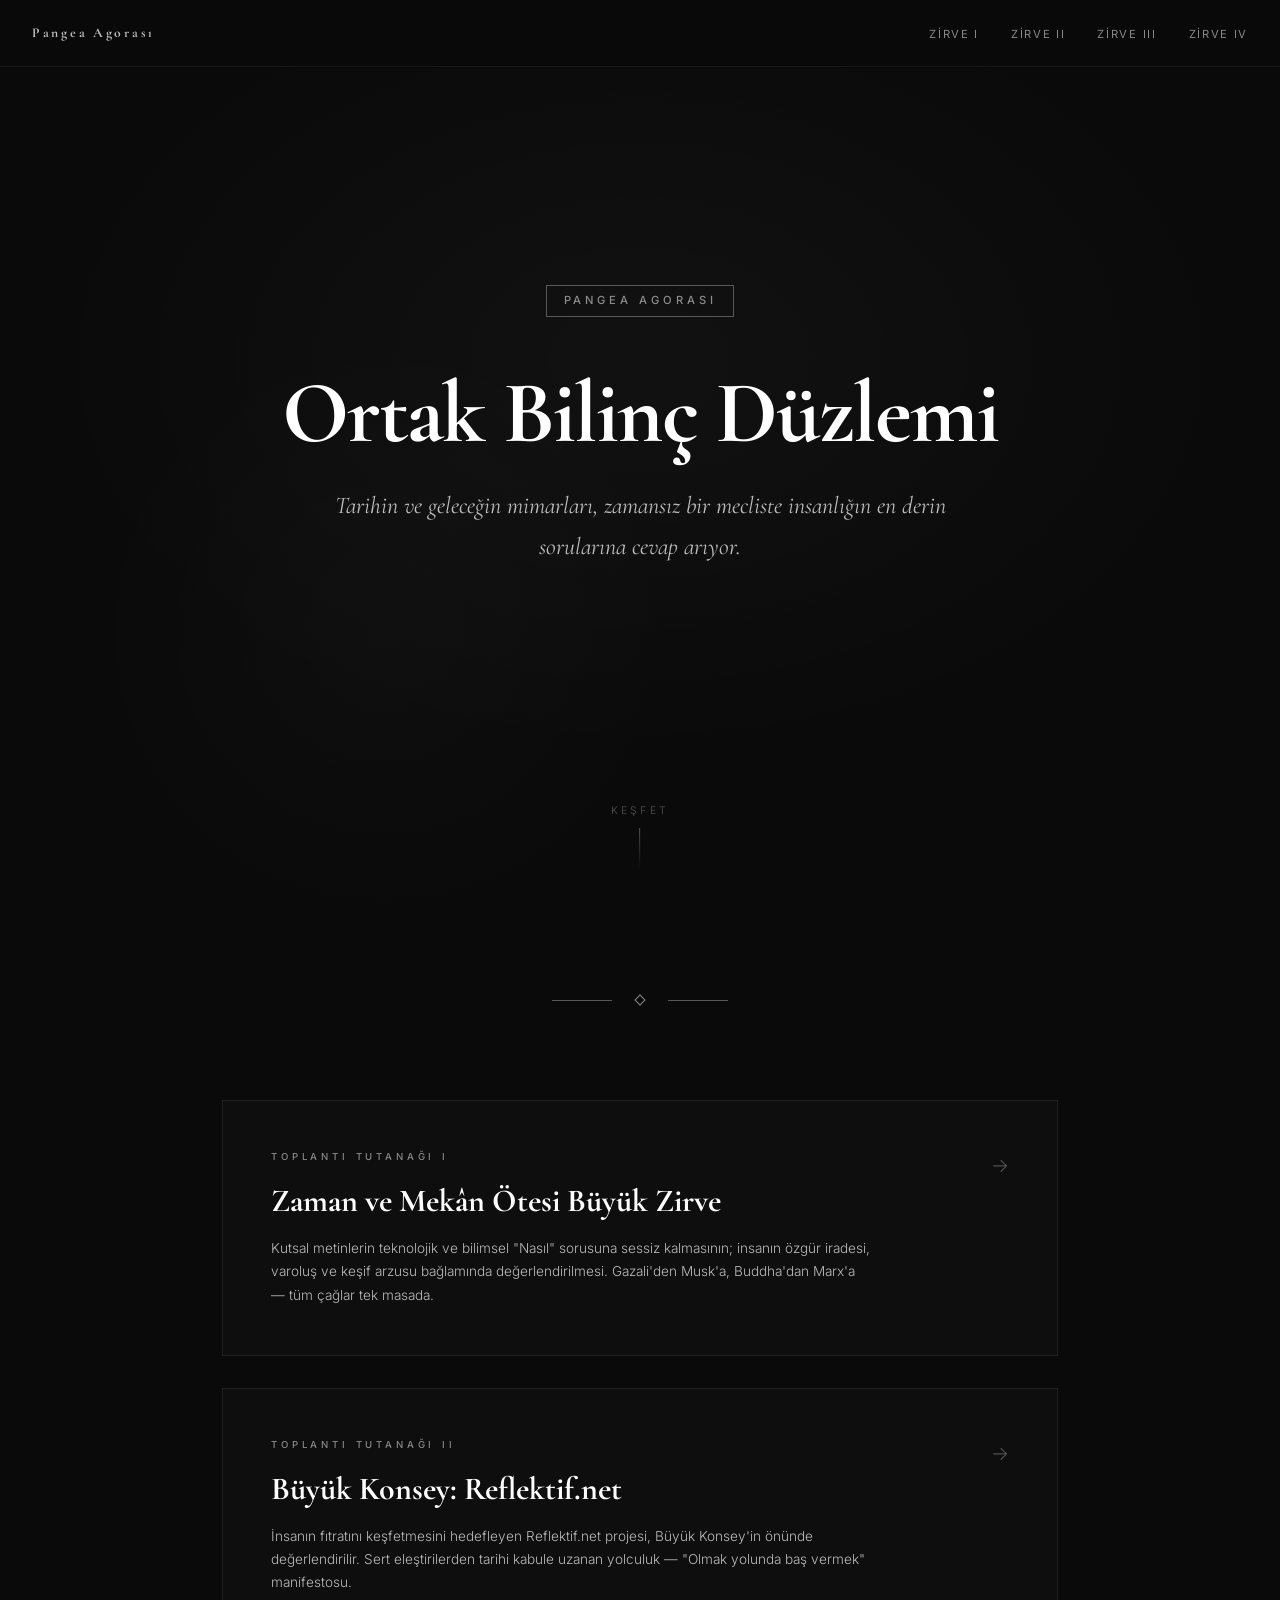
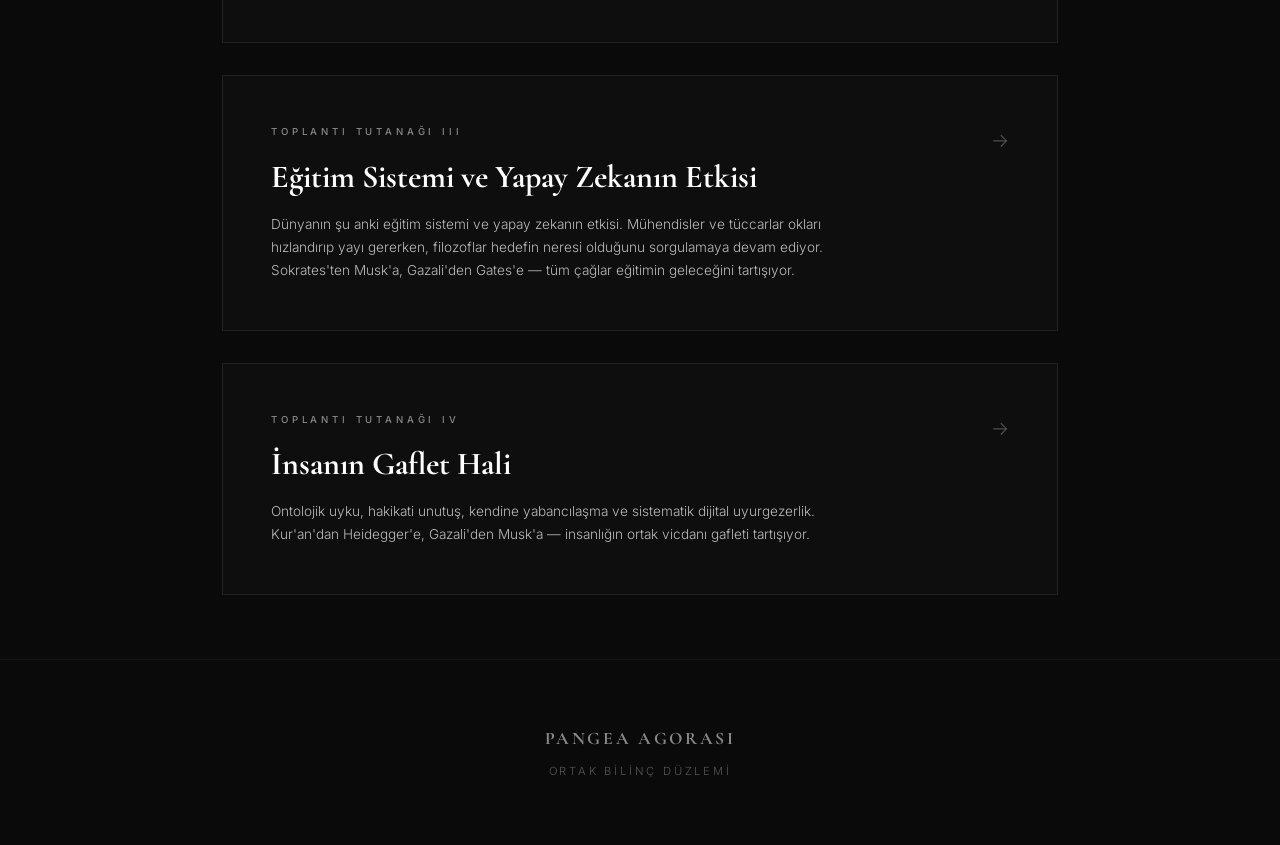
<file: index.html>
<!DOCTYPE html>
<html lang="tr">
<head>
    <meta charset="UTF-8">
    <meta name="viewport" content="width=device-width, initial-scale=1.0">
    <title>Pangea Agorası — Ortak Bilinç Düzlemi</title>
    <meta name="description" content="Tarihin ve geleceğin mimarları, aynı masanın etrafında insanlığın en derin sorularına cevap arıyor.">
    <link rel="preconnect" href="https://fonts.googleapis.com">
    <link rel="preconnect" href="https://fonts.gstatic.com" crossorigin>
    <link href="https://fonts.googleapis.com/css2?family=Cormorant+Garamond:ital,wght@0,400;0,600;0,700;1,400;1,600&family=Inter:wght@300;400;500&display=swap" rel="stylesheet">
    <link rel="stylesheet" href="style.css">
</head>
<body>

    <nav class="site-nav">
        <a href="index.html" class="nav-logo">Pangea Agorası</a>
        <ul class="nav-links">
            <li><a href="zirve-1.html">Zirve I</a></li>
            <li><a href="buyuk-konsey.html">Zirve II</a></li>
            <li><a href="zirve-3.html">Zirve III</a></li>
            <li><a href="zirve-4.html">Zirve IV</a></li>
        </ul>
    </nav>

    <header class="hero">
        <span class="hero-badge">Pangea Agorası</span>
        <h1>Ortak Bilinç Düzlemi</h1>
        <p class="hero-subtitle">Tarihin ve geleceğin mimarları, zamansız bir mecliste insanlığın en derin sorularına cevap arıyor.</p>
        <div class="scroll-indicator">
            <span>Keşfet</span>
            <div class="line"></div>
        </div>
    </header>

    <main>
        <div class="section-break"><div class="ornament"><div class="line"></div><div class="diamond"></div><div class="line"></div></div></div>

        <div class="index-grid">

            <a href="zirve-1.html" class="index-card">
                <div class="card-number">Toplantı Tutanağı I</div>
                <div class="card-title">Zaman ve Mekân Ötesi Büyük Zirve</div>
                <div class="card-desc">Kutsal metinlerin teknolojik ve bilimsel "Nasıl" sorusuna sessiz kalmasının; insanın özgür iradesi, varoluş ve keşif arzusu bağlamında değerlendirilmesi. Gazali'den Musk'a, Buddha'dan Marx'a — tüm çağlar tek masada.</div>
                <span class="card-arrow">&rarr;</span>
            </a>

            <a href="buyuk-konsey.html" class="index-card">
                <div class="card-number">Toplantı Tutanağı II</div>
                <div class="card-title">Büyük Konsey: Reflektif.net</div>
                <div class="card-desc">İnsanın fıtratını keşfetmesini hedefleyen Reflektif.net projesi, Büyük Konsey'in önünde değerlendirilir. Sert eleştirilerden tarihi kabule uzanan yolculuk — "Olmak yolunda baş vermek" manifestosu.</div>
                <span class="card-arrow">&rarr;</span>
            </a>

            <a href="zirve-3.html" class="index-card">
                <div class="card-number">Toplantı Tutanağı III</div>
                <div class="card-title">Eğitim Sistemi ve Yapay Zekanın Etkisi</div>
                <div class="card-desc">Dünyanın şu anki eğitim sistemi ve yapay zekanın etkisi. Mühendisler ve tüccarlar okları hızlandırıp yayı gererken, filozoflar hedefin neresi olduğunu sorgulamaya devam ediyor. Sokrates'ten Musk'a, Gazali'den Gates'e — tüm çağlar eğitimin geleceğini tartışıyor.</div>
                <span class="card-arrow">&rarr;</span>
            </a>

            <a href="zirve-4.html" class="index-card">
                <div class="card-number">Toplantı Tutanağı IV</div>
                <div class="card-title">İnsanın Gaflet Hali</div>
                <div class="card-desc">Ontolojik uyku, hakikati unutuş, kendine yabancılaşma ve sistematik dijital uyurgezerlik. Kur'an'dan Heidegger'e, Gazali'den Musk'a — insanlığın ortak vicdanı gafleti tartışıyor.</div>
                <span class="card-arrow">&rarr;</span>
            </a>

        </div>
    </main>

    <footer>
        <div class="logo">PANGEA AGORASI</div>
        <div class="tagline">Ortak Bilinç Düzlemi</div>
    </footer>

</body>
</html>
</file>
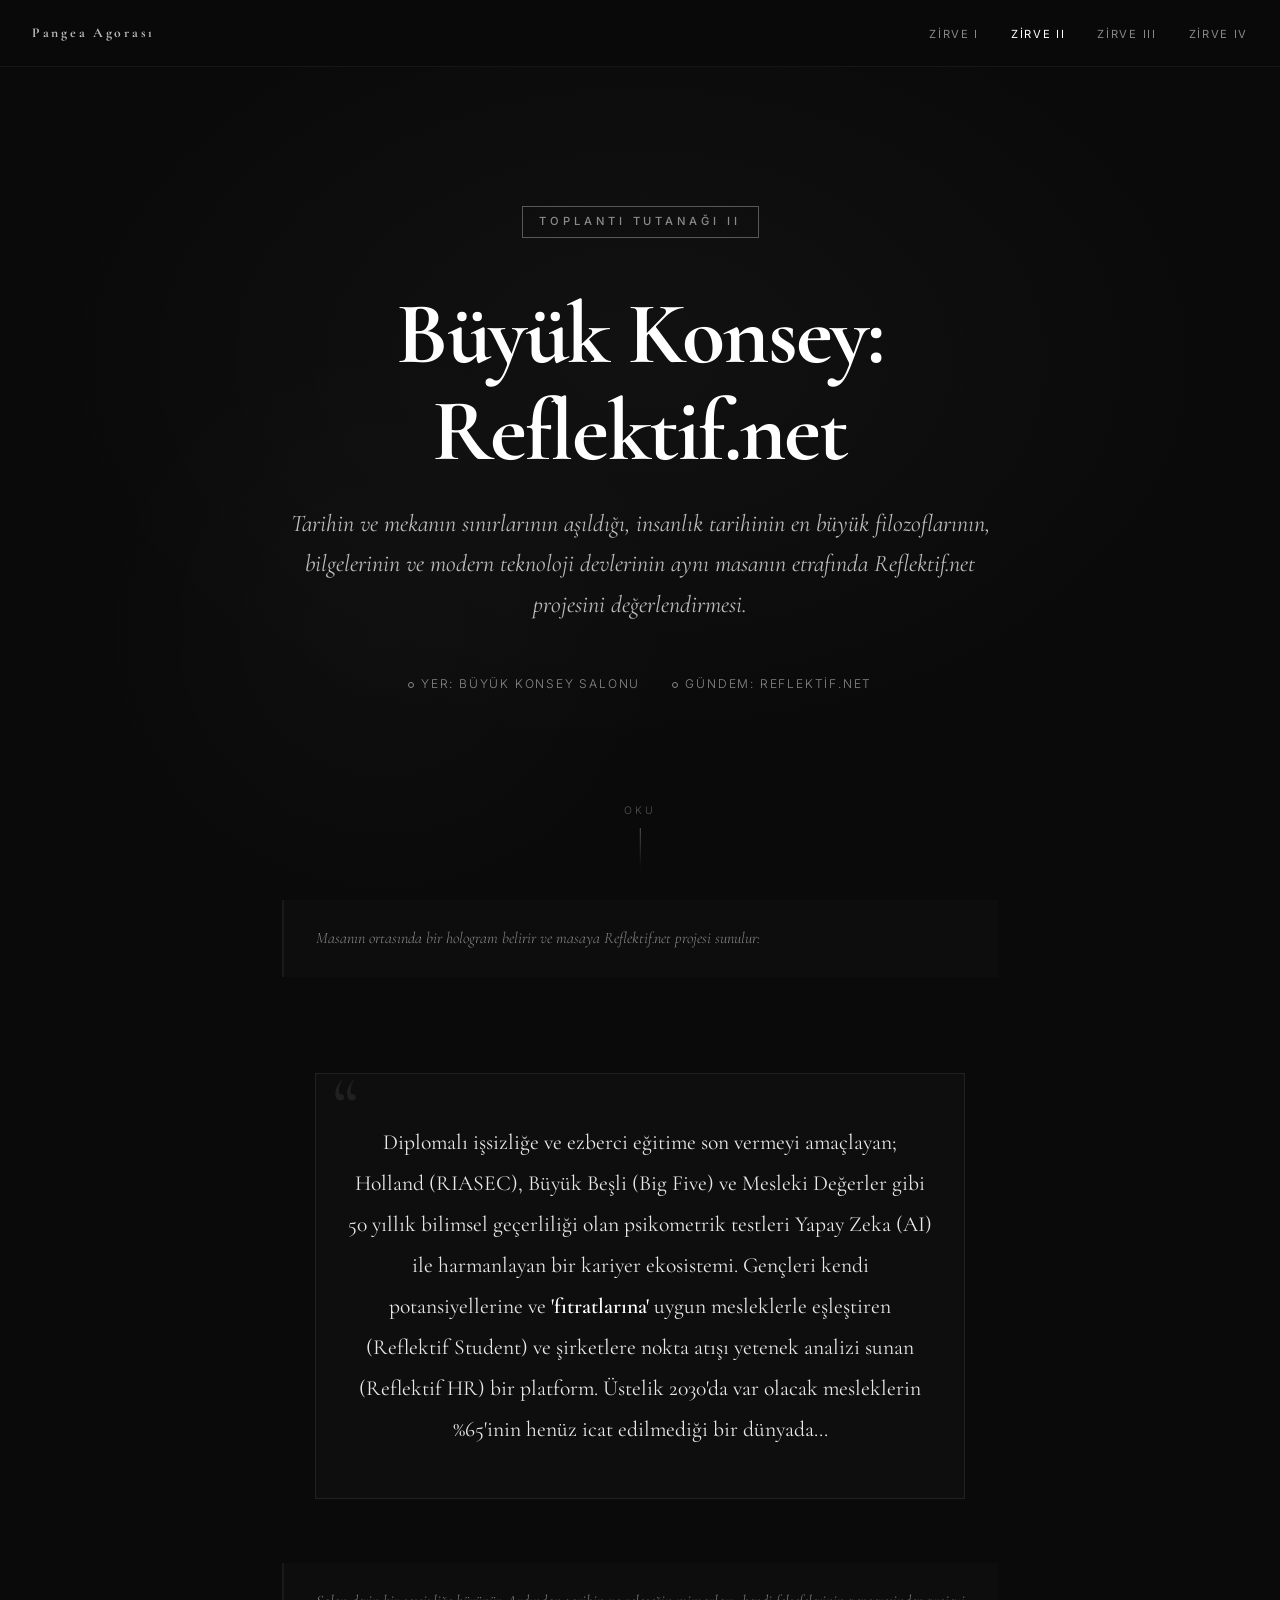
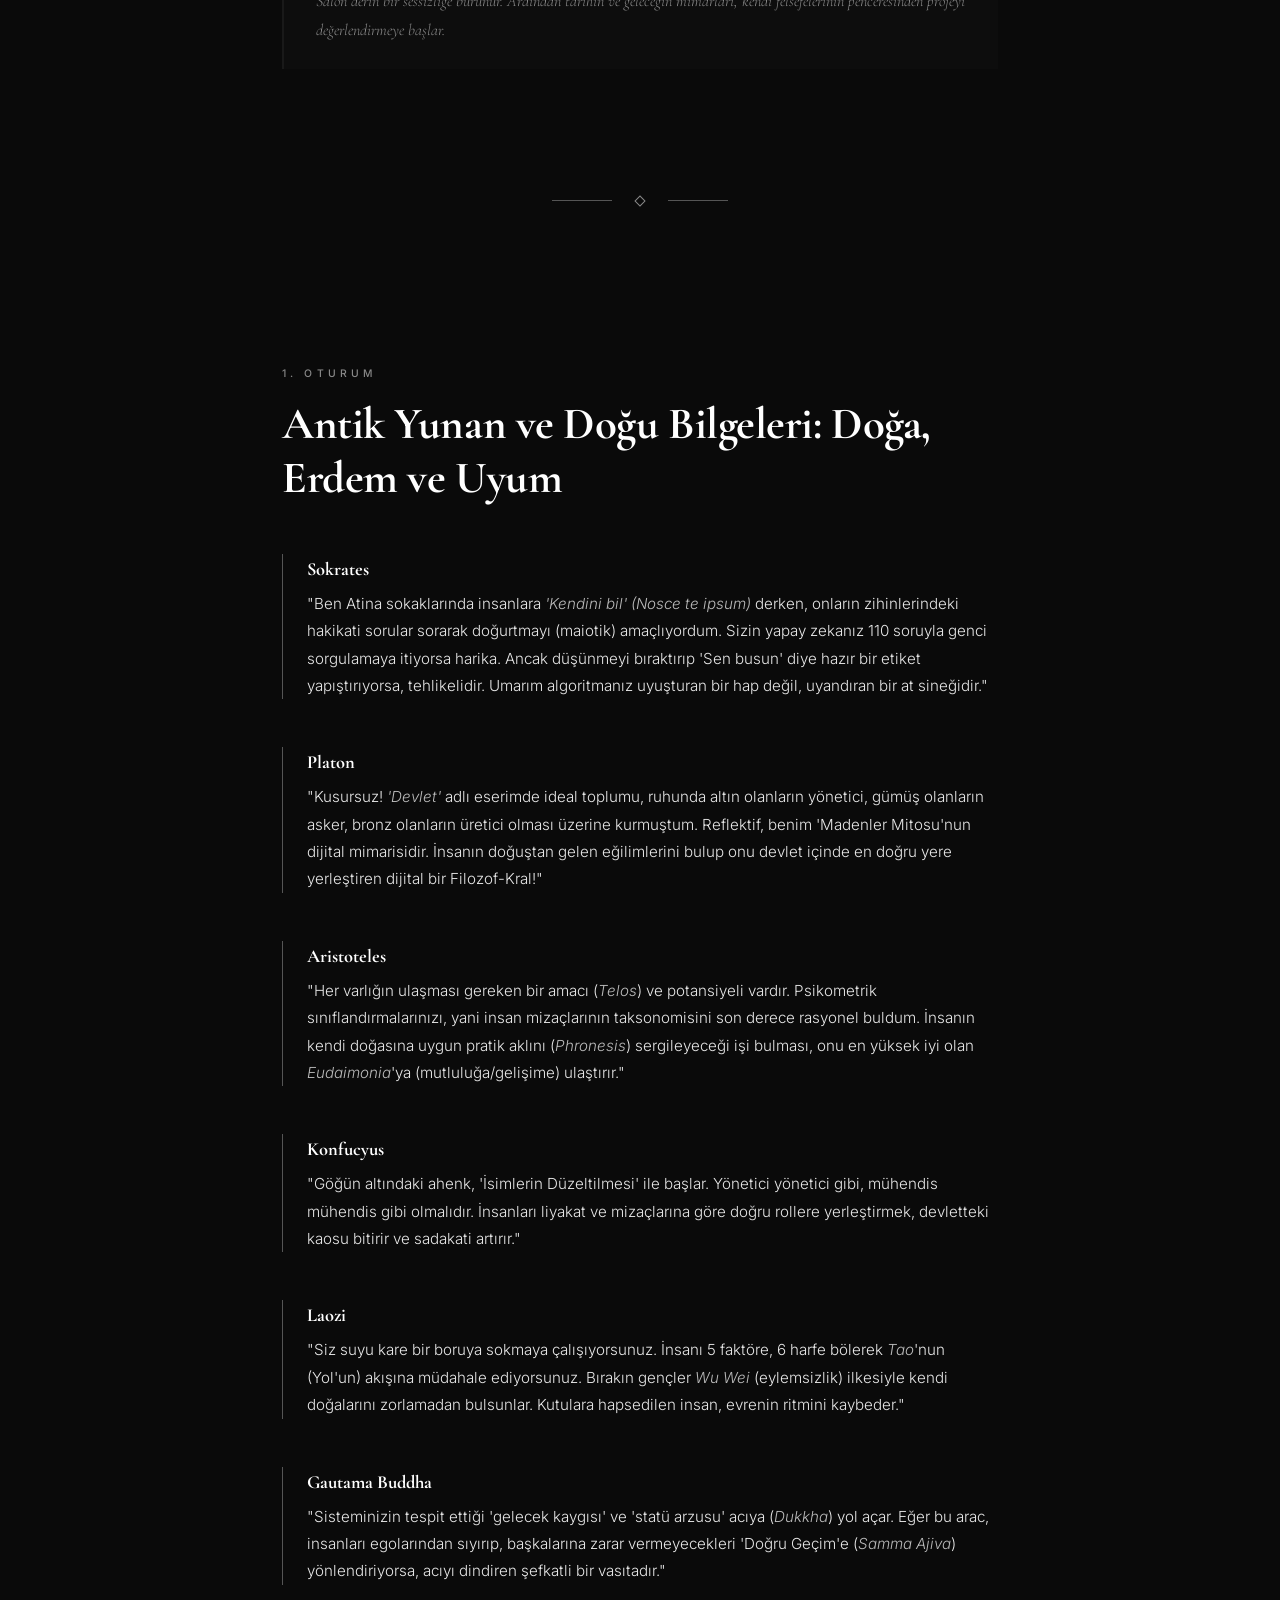
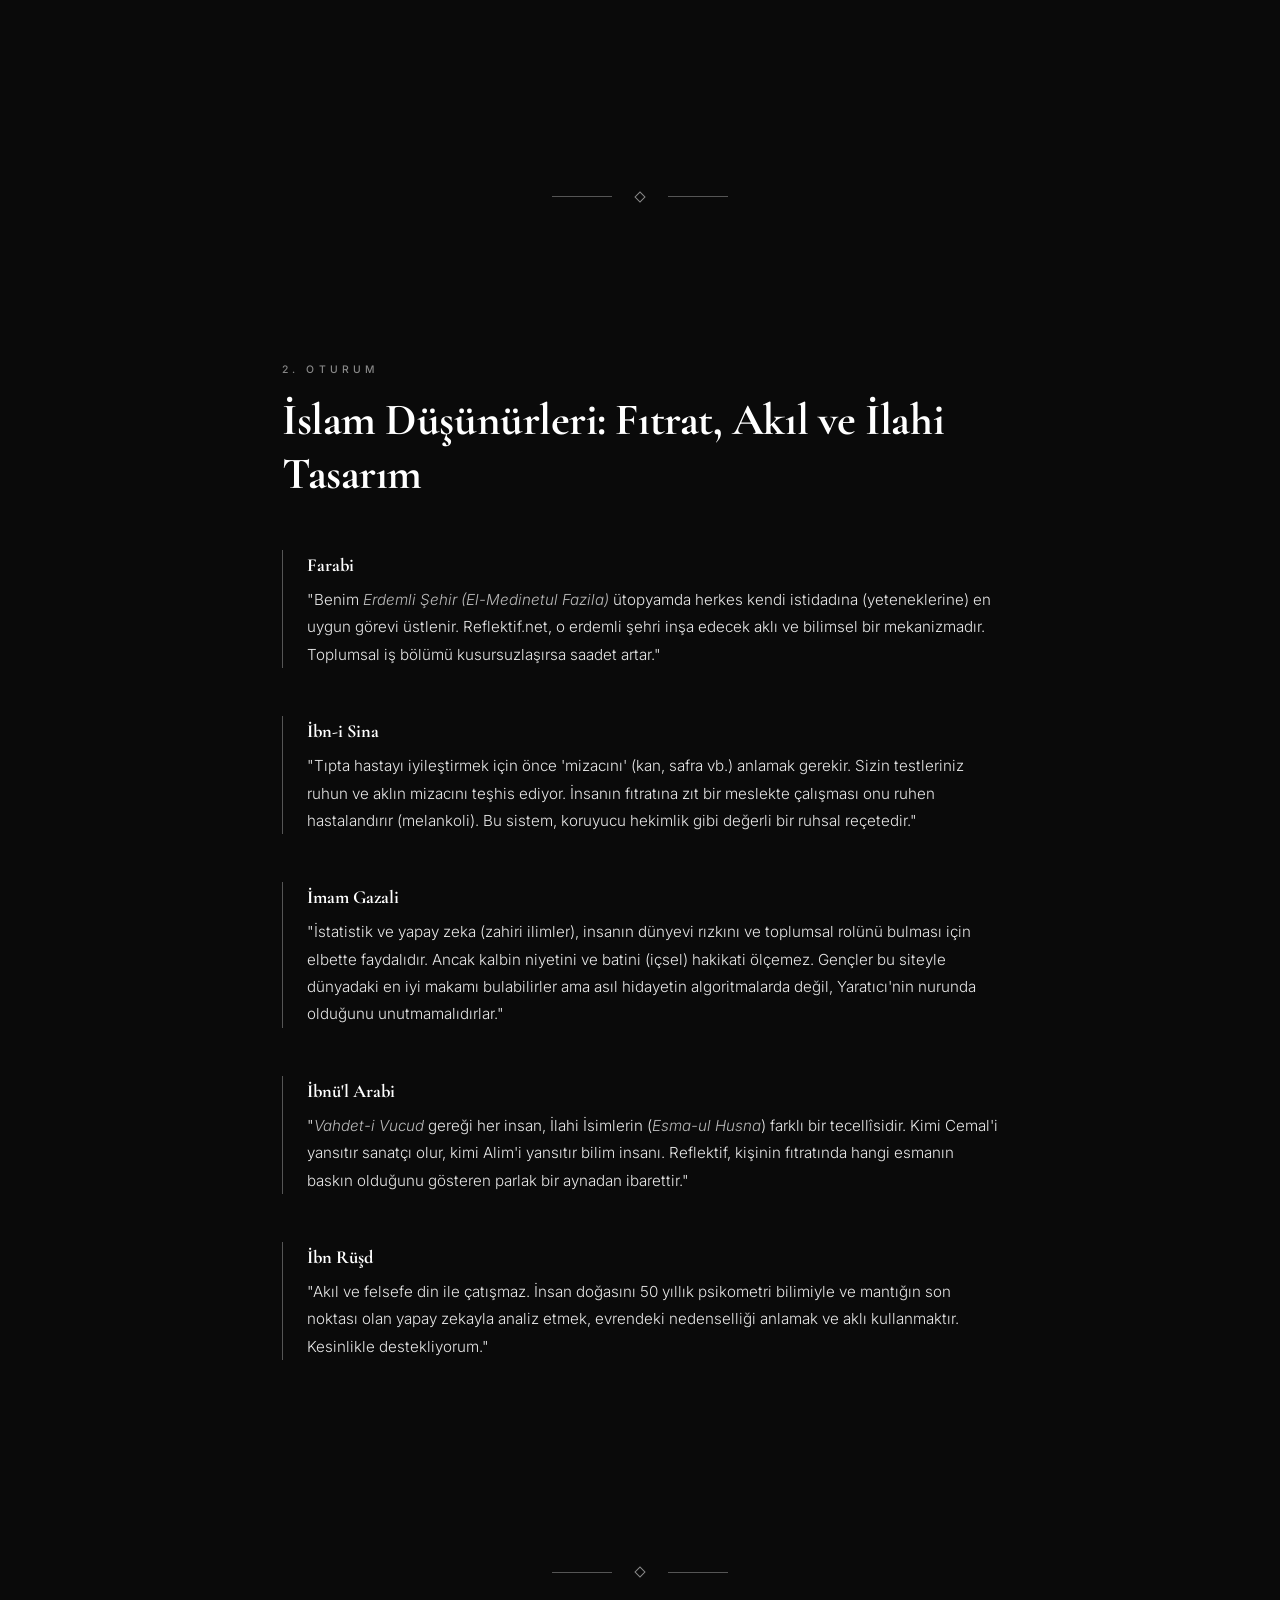
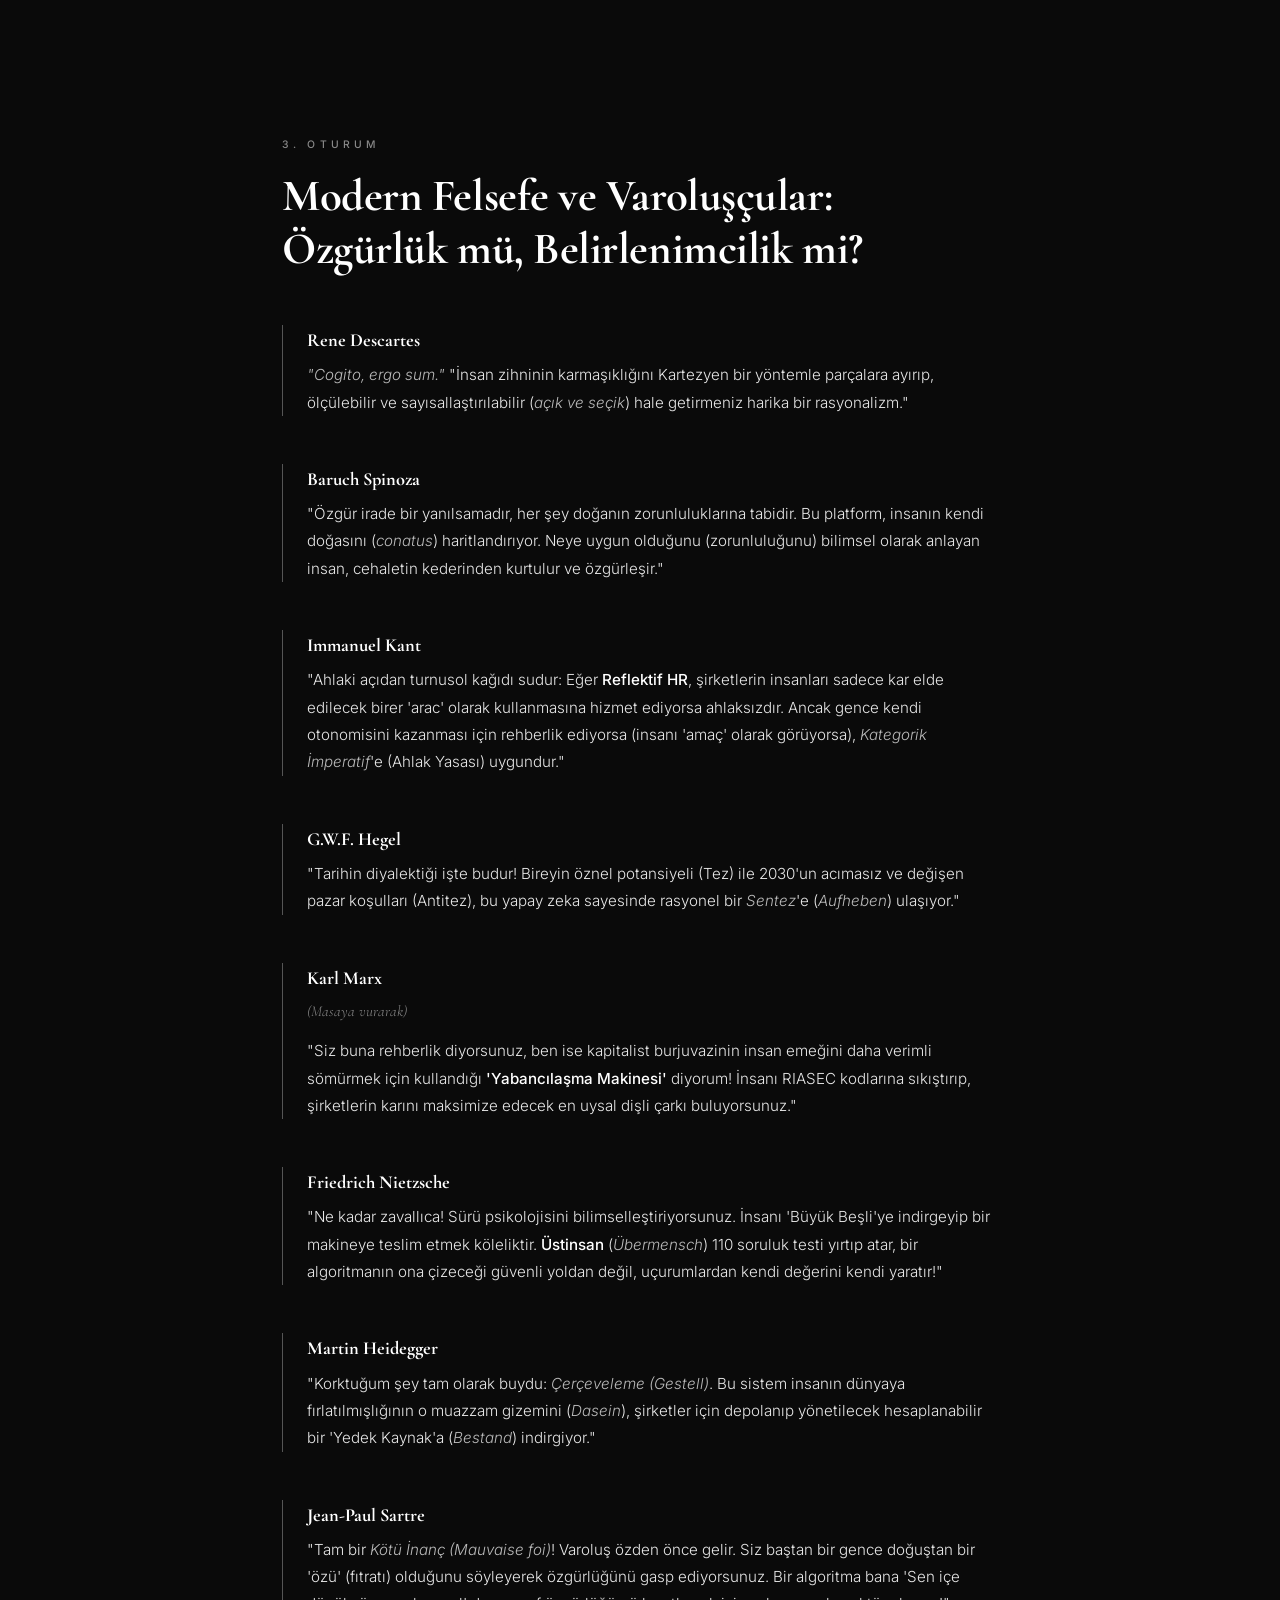
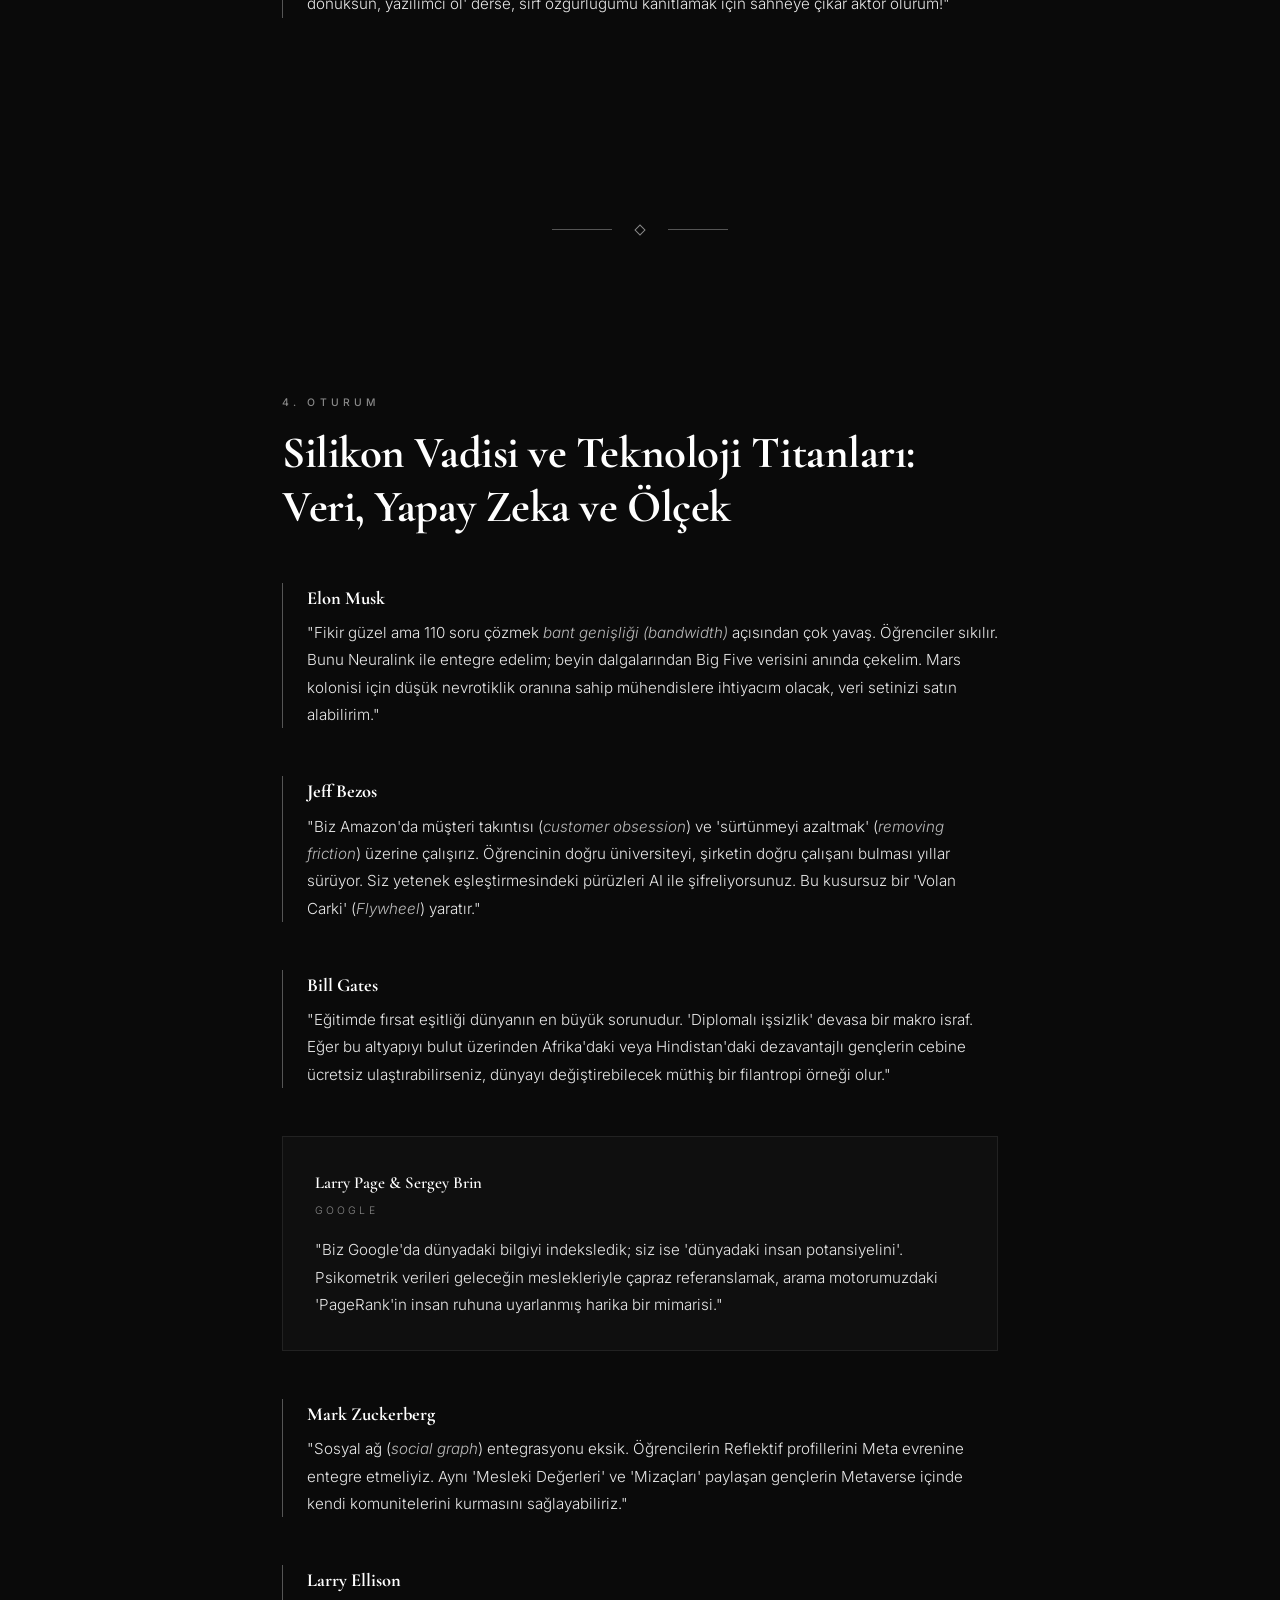
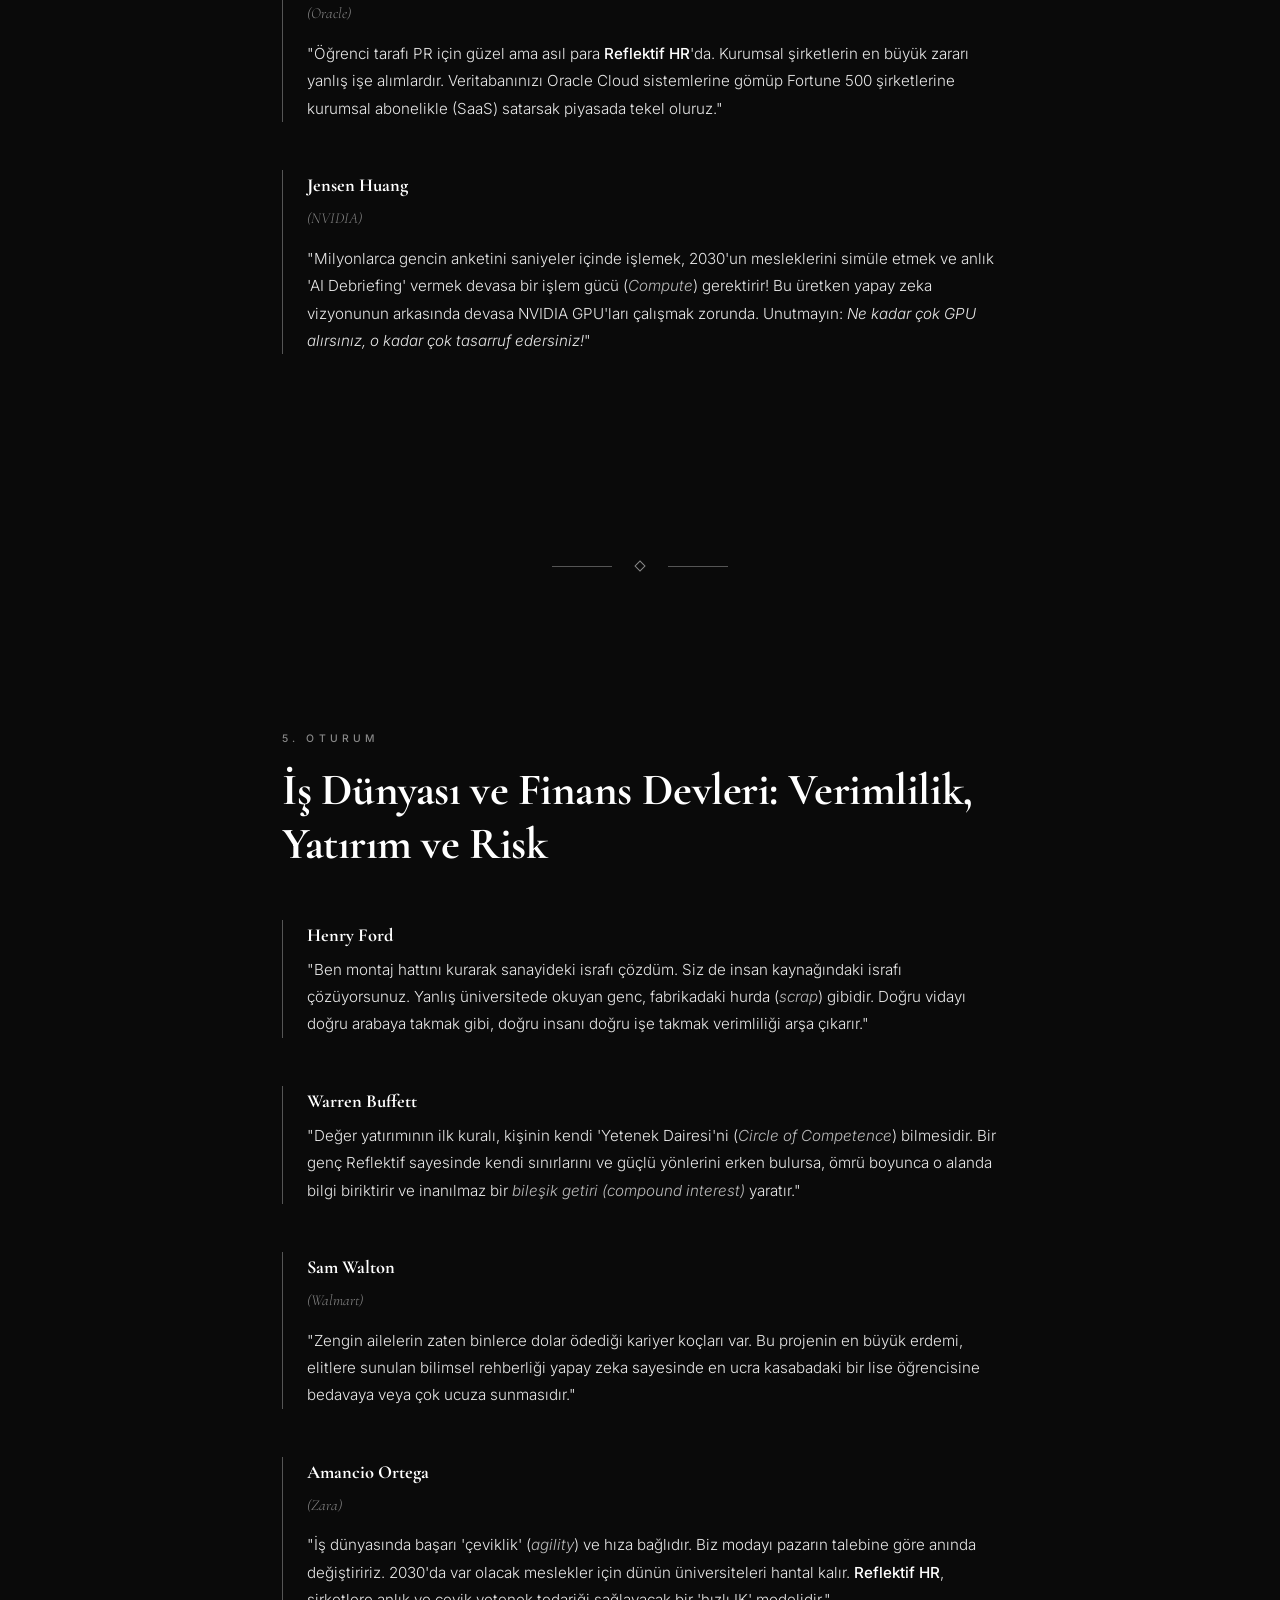
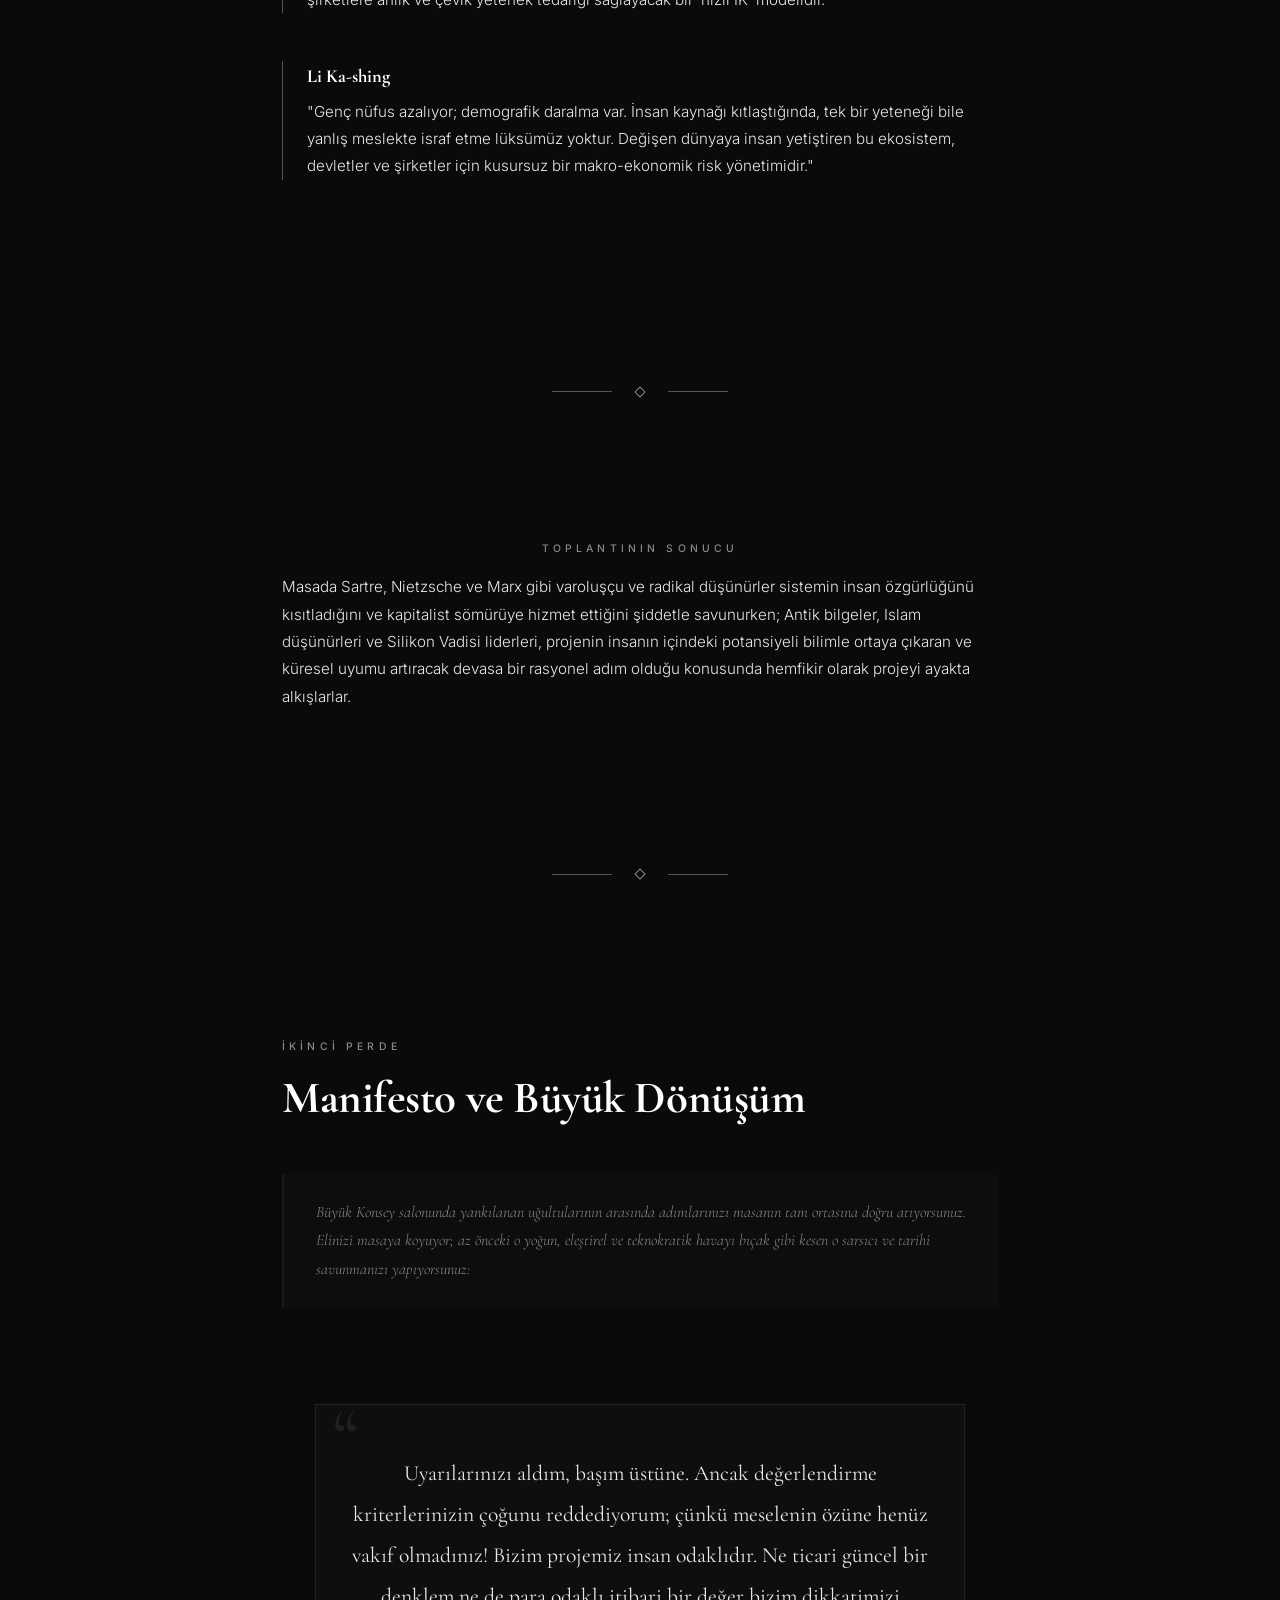
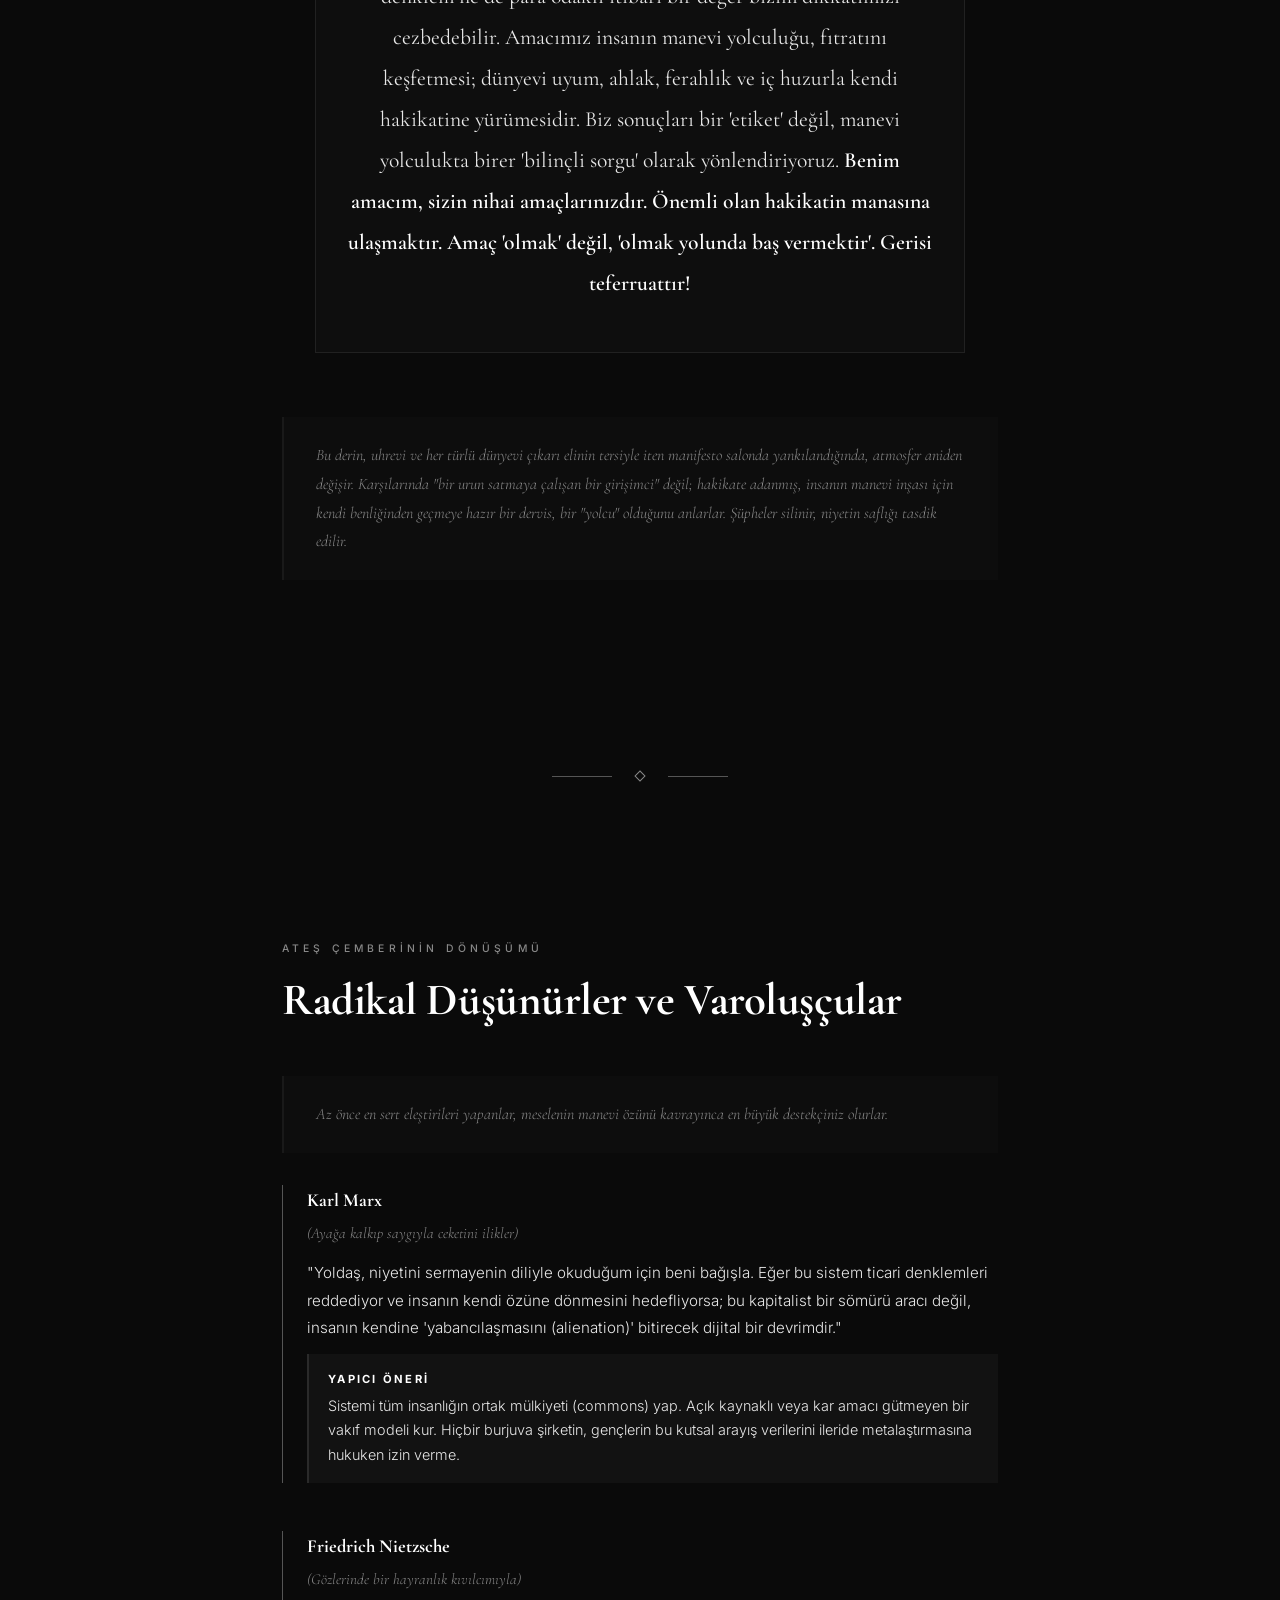
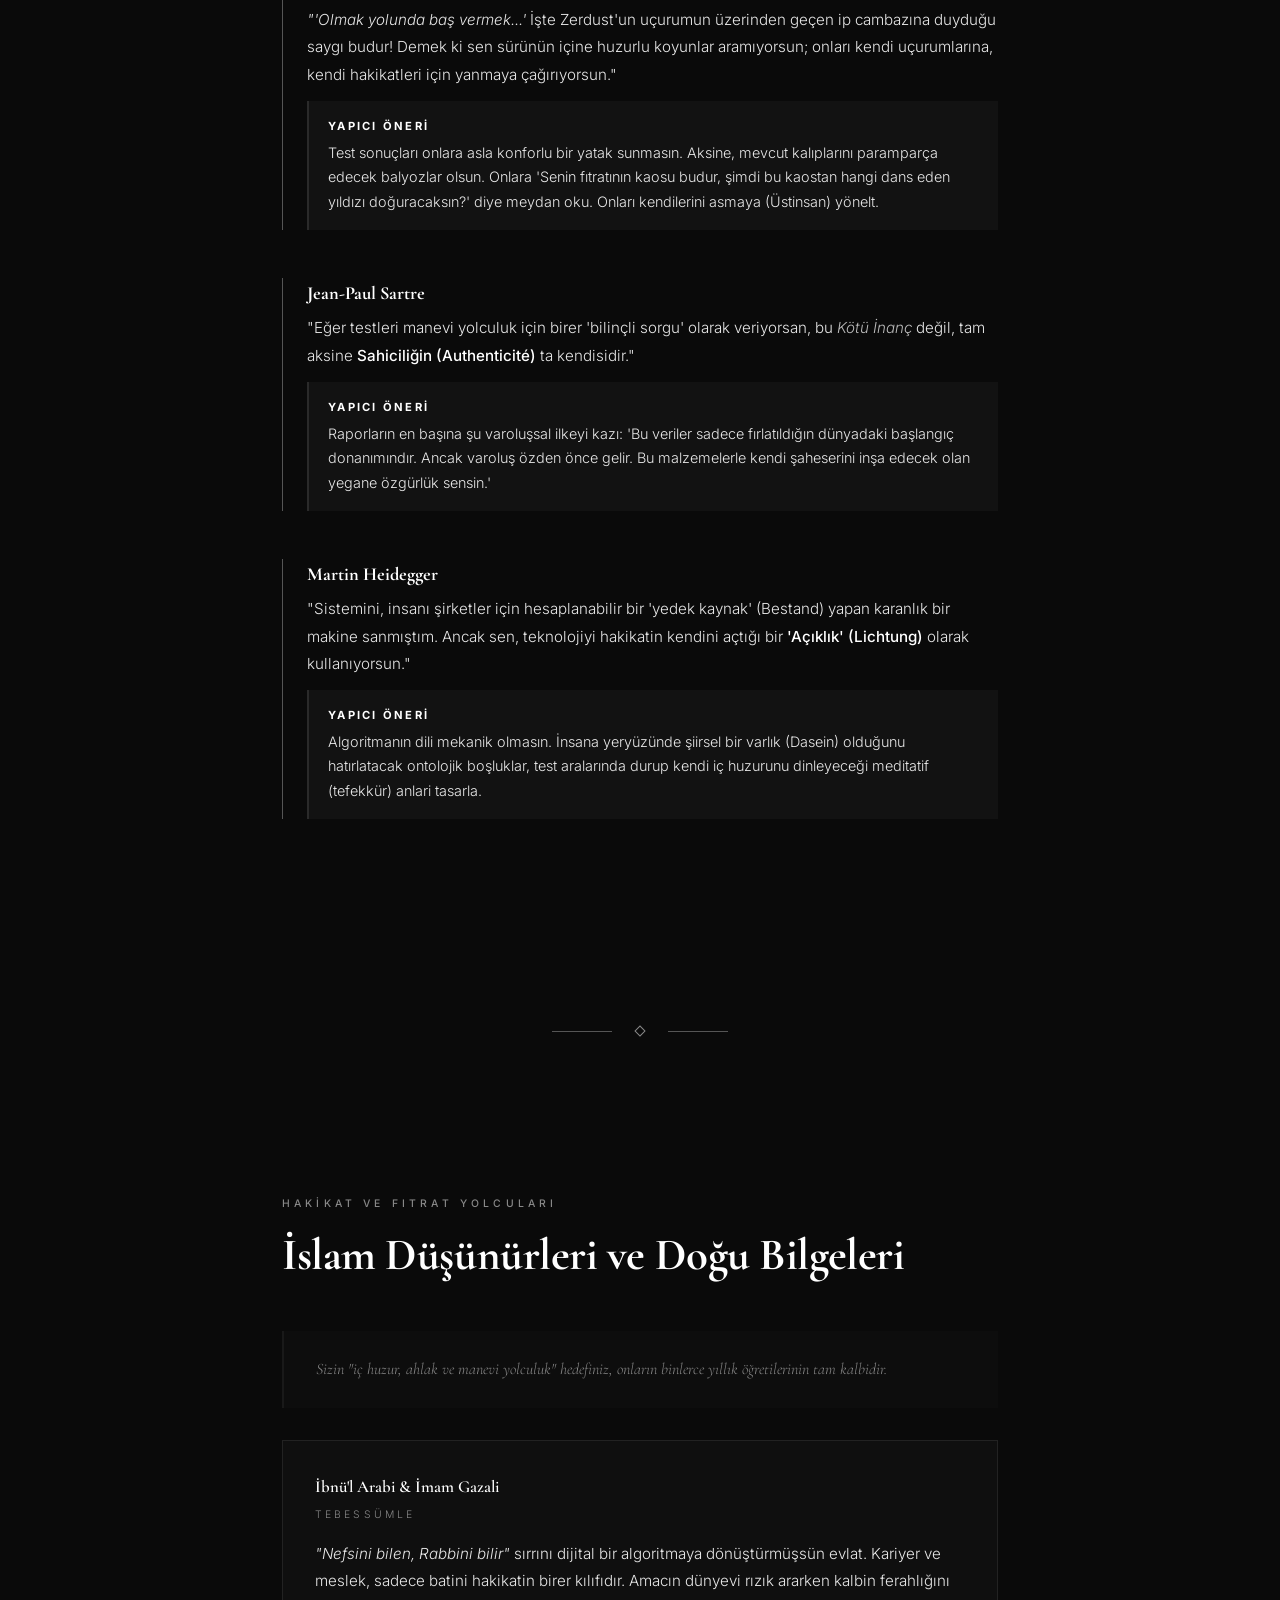
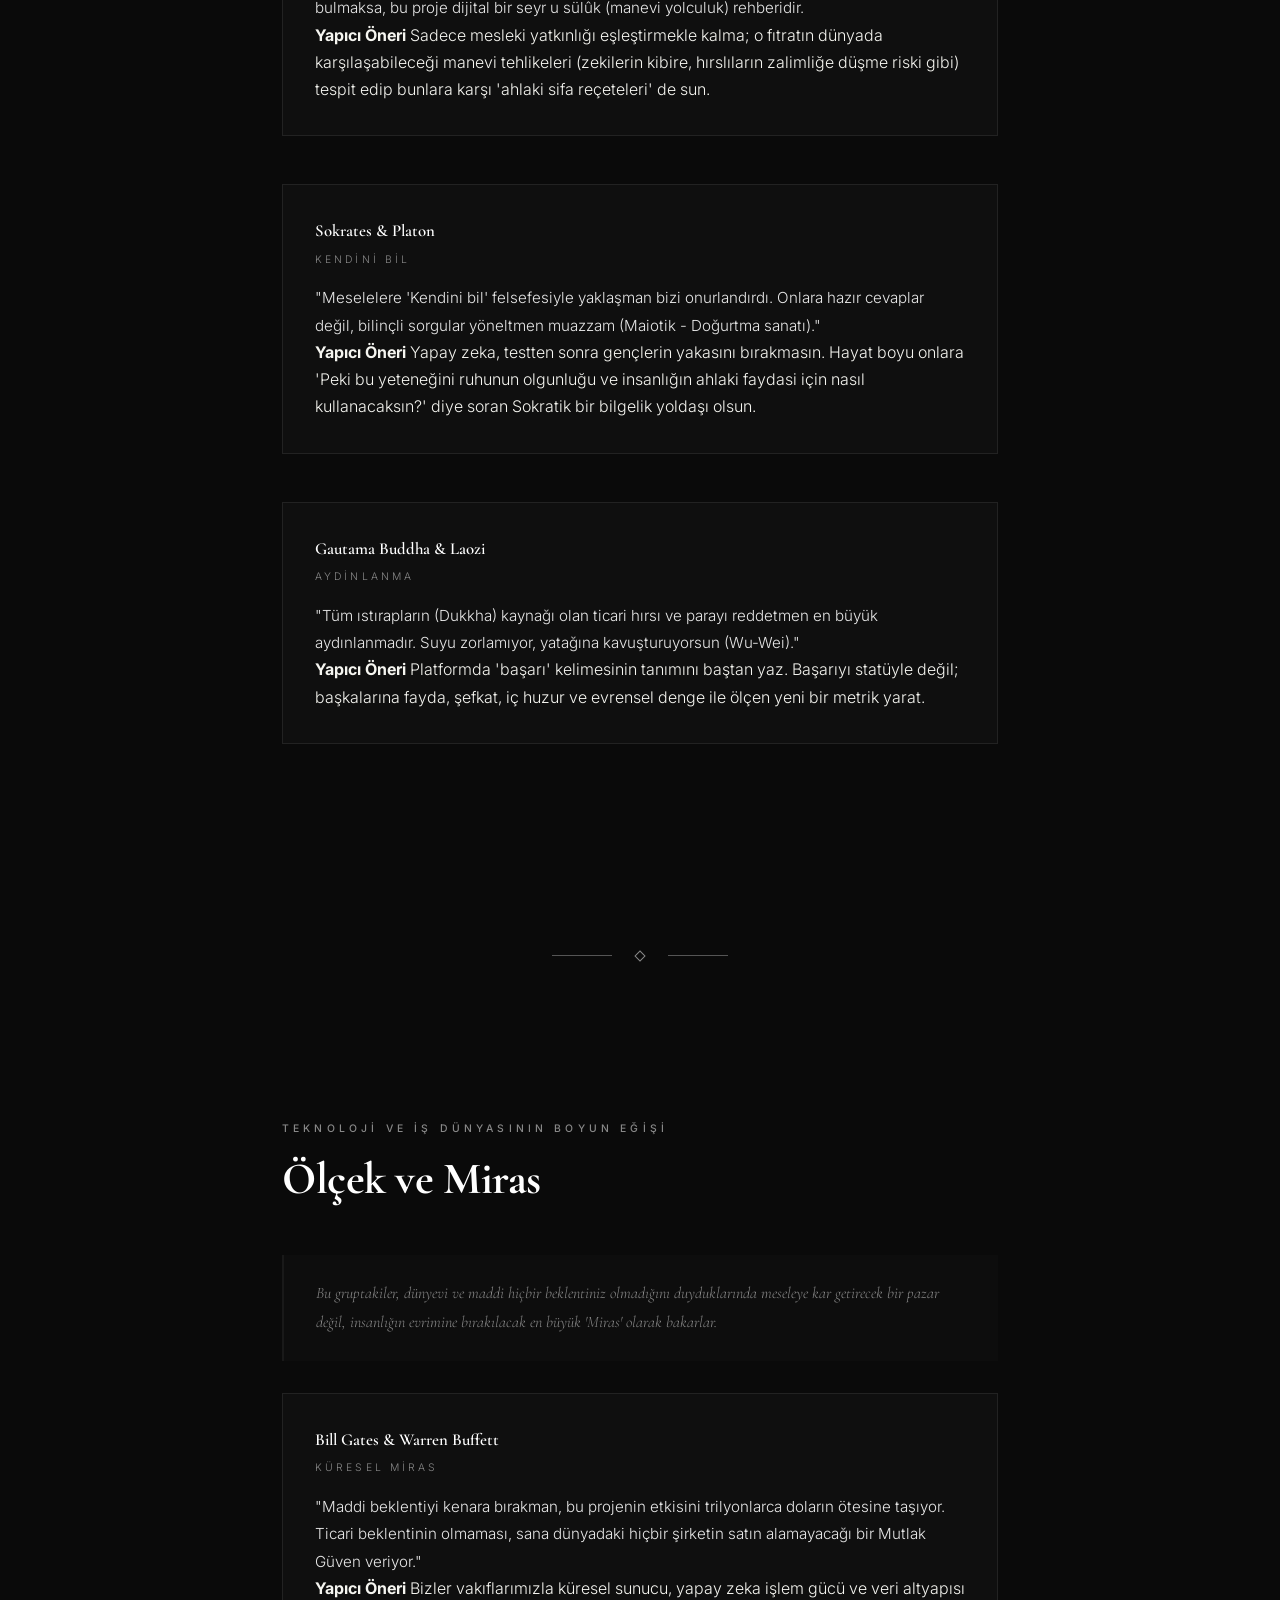
<file: buyuk-konsey.html>
<!DOCTYPE html>
<html lang="tr">
<head>
    <meta charset="UTF-8">
    <meta name="viewport" content="width=device-width, initial-scale=1.0">
    <title>Pangea Agorası — Büyük Konsey: Reflektif.net</title>
    <meta name="description" content="Tarihin en büyük filozofları ve modern teknoloji devleri Reflektif.net projesini değerlendiriyor. Büyük Konsey Toplantı Tutanağı.">
    <link rel="preconnect" href="https://fonts.googleapis.com">
    <link rel="preconnect" href="https://fonts.gstatic.com" crossorigin>
    <link href="https://fonts.googleapis.com/css2?family=Cormorant+Garamond:ital,wght@0,400;0,600;0,700;1,400;1,600&family=Inter:wght@300;400;500&display=swap" rel="stylesheet">
    <link rel="stylesheet" href="style.css">
</head>
<body>

    <nav class="site-nav">
        <a href="index.html" class="nav-logo">Pangea Agorası</a>
        <ul class="nav-links">
            <li><a href="zirve-1.html">Zirve I</a></li>
            <li><a href="buyuk-konsey.html" class="active">Zirve II</a></li>
            <li><a href="zirve-3.html">Zirve III</a></li>
            <li><a href="zirve-4.html">Zirve IV</a></li>
        </ul>
    </nav>

    <!-- ═══════════════════════════════════════ -->
    <!-- HERO                                    -->
    <!-- ═══════════════════════════════════════ -->
    <header class="hero">
        <span class="hero-badge">Toplantı Tutanağı II</span>
        <h1>Büyük Konsey: Reflektif.net</h1>
        <p class="hero-subtitle">Tarihin ve mekanın sınırlarının aşıldığı, insanlık tarihinin en büyük filozoflarının, bilgelerinin ve modern teknoloji devlerinin aynı masanın etrafında Reflektif.net projesini değerlendirmesi.</p>
        <div class="hero-meta">
            <span>Yer: Büyük Konsey Salonu</span>
            <span>Gündem: Reflektif.net</span>
        </div>
        <div class="scroll-indicator">
            <span>Oku</span>
            <div class="line"></div>
        </div>
    </header>

    <main class="container">

        <!-- ═══════════════════════════════════════ -->
        <!-- PART 1: PROJE SUNUMU VE DEĞERLENDİRME   -->
        <!-- ═══════════════════════════════════════ -->

        <div class="stage-direction">
            Masanın ortasında bir hologram belirir ve masaya Reflektif.net projesi sunulur:
        </div>

        <div class="manifesto">
            <div class="manifesto-text">
                Diplomalı işsizliğe ve ezberci eğitime son vermeyi amaçlayan; Holland (RIASEC), Büyük Beşli (Big Five) ve Mesleki Değerler gibi 50 yıllık bilimsel geçerliliği olan psikometrik testleri Yapay Zeka (AI) ile harmanlayan bir kariyer ekosistemi. Gençleri kendi potansiyellerine ve <strong>'fıtratlarına'</strong> uygun mesleklerle eşleştiren (Reflektif Student) ve şirketlere nokta atışı yetenek analizi sunan (Reflektif HR) bir platform. Üstelik 2030'da var olacak mesleklerin %65'inin henüz icat edilmediği bir dünyada...
            </div>
        </div>

        <div class="stage-direction">
            Salon derin bir sessizliğe bürünür. Ardından tarihin ve geleceğin mimarları, kendi felsefelerinin penceresinden projeyi değerlendirmeye başlar.
        </div>

        <!-- OTURUM 1 -->
        <div class="section-break"><div class="ornament"><div class="line"></div><div class="diamond"></div><div class="line"></div></div></div>

        <section class="session">
            <div class="session-number">1. Oturum</div>
            <h2 class="session-title">Antik Yunan ve Doğu Bilgeleri: Doğa, Erdem ve Uyum</h2>

            <div class="speech">
                <div class="speaker">Sokrates</div>
                <p>"Ben Atina sokaklarında insanlara <span class="term">'Kendini bil' (Nosce te ipsum)</span> derken, onların zihinlerindeki hakikati sorular sorarak doğurtmayı (maiotik) amaçlıyordum. Sizin yapay zekanız 110 soruyla genci sorgulamaya itiyorsa harika. Ancak düşünmeyi bıraktırıp 'Sen busun' diye hazır bir etiket yapıştırıyorsa, tehlikelidir. Umarım algoritmanız uyuşturan bir hap değil, uyandıran bir at sineğidir."</p>
            </div>

            <div class="speech">
                <div class="speaker">Platon</div>
                <p>"Kusursuz! <span class="term">'Devlet'</span> adlı eserimde ideal toplumu, ruhunda altın olanların yönetici, gümüş olanların asker, bronz olanların üretici olması üzerine kurmuştum. Reflektif, benim 'Madenler Mitosu'nun dijital mimarisidir. İnsanın doğuştan gelen eğilimlerini bulup onu devlet içinde en doğru yere yerleştiren dijital bir Filozof-Kral!"</p>
            </div>

            <div class="speech">
                <div class="speaker">Aristoteles</div>
                <p>"Her varlığın ulaşması gereken bir amacı (<span class="term">Telos</span>) ve potansiyeli vardır. Psikometrik sınıflandırmalarınızı, yani insan mizaçlarının taksonomisini son derece rasyonel buldum. İnsanın kendi doğasına uygun pratik aklını (<span class="term">Phronesis</span>) sergileyeceği işi bulması, onu en yüksek iyi olan <span class="term">Eudaimonia</span>'ya (mutluluğa/gelişime) ulaştırır."</p>
            </div>

            <div class="speech">
                <div class="speaker">Konfucyus</div>
                <p>"Göğün altındaki ahenk, 'İsimlerin Düzeltilmesi' ile başlar. Yönetici yönetici gibi, mühendis mühendis gibi olmalıdır. İnsanları liyakat ve mizaçlarına göre doğru rollere yerleştirmek, devletteki kaosu bitirir ve sadakati artırır."</p>
            </div>

            <div class="speech">
                <div class="speaker">Laozi</div>
                <p>"Siz suyu kare bir boruya sokmaya çalışıyorsunuz. İnsanı 5 faktöre, 6 harfe bölerek <span class="term">Tao</span>'nun (Yol'un) akışına müdahale ediyorsunuz. Bırakın gençler <span class="term">Wu Wei</span> (eylemsizlik) ilkesiyle kendi doğalarını zorlamadan bulsunlar. Kutulara hapsedilen insan, evrenin ritmini kaybeder."</p>
            </div>

            <div class="speech">
                <div class="speaker">Gautama Buddha</div>
                <p>"Sisteminizin tespit ettiği 'gelecek kaygısı' ve 'statü arzusu' acıya (<span class="term">Dukkha</span>) yol açar. Eğer bu arac, insanları egolarından sıyırıp, başkalarına zarar vermeyecekleri 'Doğru Geçim'e (<span class="term">Samma Ajiva</span>) yönlendiriyorsa, acıyı dindiren şefkatli bir vasıtadır."</p>
            </div>
        </section>

        <!-- OTURUM 2 -->
        <div class="section-break"><div class="ornament"><div class="line"></div><div class="diamond"></div><div class="line"></div></div></div>

        <section class="session">
            <div class="session-number">2. Oturum</div>
            <h2 class="session-title">İslam Düşünürleri: Fıtrat, Akıl ve İlahi Tasarım</h2>

            <div class="speech">
                <div class="speaker">Farabi</div>
                <p>"Benim <span class="term">Erdemli Şehir (El-Medinetul Fazila)</span> ütopyamda herkes kendi istidadına (yeteneklerine) en uygun görevi üstlenir. Reflektif.net, o erdemli şehri inşa edecek aklı ve bilimsel bir mekanizmadır. Toplumsal iş bölümü kusursuzlaşırsa saadet artar."</p>
            </div>

            <div class="speech">
                <div class="speaker">İbn-i Sina</div>
                <p>"Tıpta hastayı iyileştirmek için önce 'mizacını' (kan, safra vb.) anlamak gerekir. Sizin testleriniz ruhun ve aklın mizacını teşhis ediyor. İnsanın fıtratına zıt bir meslekte çalışması onu ruhen hastalandırır (melankoli). Bu sistem, koruyucu hekimlik gibi değerli bir ruhsal reçetedir."</p>
            </div>

            <div class="speech">
                <div class="speaker">İmam Gazali</div>
                <p>"İstatistik ve yapay zeka (zahiri ilimler), insanın dünyevi rızkını ve toplumsal rolünü bulması için elbette faydalıdır. Ancak kalbin niyetini ve batini (içsel) hakikati ölçemez. Gençler bu siteyle dünyadaki en iyi makamı bulabilirler ama asıl hidayetin algoritmalarda değil, Yaratıcı'nin nurunda olduğunu unutmamalıdırlar."</p>
            </div>

            <div class="speech">
                <div class="speaker">İbnü'l Arabi</div>
                <p>"<span class="term">Vahdet-i Vucud</span> gereği her insan, İlahi İsimlerin (<span class="term">Esma-ul Husna</span>) farklı bir tecellîsidir. Kimi Cemal'i yansıtır sanatçı olur, kimi Alim'i yansıtır bilim insanı. Reflektif, kişinin fıtratında hangi esmanın baskın olduğunu gösteren parlak bir aynadan ibarettir."</p>
            </div>

            <div class="speech">
                <div class="speaker">İbn Rüşd</div>
                <p>"Akıl ve felsefe din ile çatışmaz. İnsan doğasını 50 yıllık psikometri bilimiyle ve mantığın son noktası olan yapay zekayla analiz etmek, evrendeki nedenselliği anlamak ve aklı kullanmaktır. Kesinlikle destekliyorum."</p>
            </div>
        </section>

        <!-- OTURUM 3 -->
        <div class="section-break"><div class="ornament"><div class="line"></div><div class="diamond"></div><div class="line"></div></div></div>

        <section class="session">
            <div class="session-number">3. Oturum</div>
            <h2 class="session-title">Modern Felsefe ve Varoluşçular: Özgürlük mü, Belirlenimcilik mi?</h2>

            <div class="speech">
                <div class="speaker">Rene Descartes</div>
                <p><span class="term">"Cogito, ergo sum."</span> "İnsan zihninin karmaşıklığını Kartezyen bir yöntemle parçalara ayırıp, ölçülebilir ve sayısallaştırılabilir (<span class="term">açık ve seçik</span>) hale getirmeniz harika bir rasyonalizm."</p>
            </div>

            <div class="speech">
                <div class="speaker">Baruch Spinoza</div>
                <p>"Özgür irade bir yanılsamadır, her şey doğanın zorunluluklarına tabidir. Bu platform, insanın kendi doğasını (<span class="term">conatus</span>) haritlandırıyor. Neye uygun olduğunu (zorunluluğunu) bilimsel olarak anlayan insan, cehaletin kederinden kurtulur ve özgürleşir."</p>
            </div>

            <div class="speech">
                <div class="speaker">Immanuel Kant</div>
                <p>"Ahlaki açıdan turnusol kağıdı sudur: Eğer <span class="concept">Reflektif HR</span>, şirketlerin insanları sadece kar elde edilecek birer 'arac' olarak kullanmasına hizmet ediyorsa ahlaksızdır. Ancak gence kendi otonomisini kazanması için rehberlik ediyorsa (insanı 'amaç' olarak görüyorsa), <span class="term">Kategorik İmperatif</span>'e (Ahlak Yasası) uygundur."</p>
            </div>

            <div class="speech">
                <div class="speaker">G.W.F. Hegel</div>
                <p>"Tarihin diyalektiği işte budur! Bireyin öznel potansiyeli (Tez) ile 2030'un acımasız ve değişen pazar koşulları (Antitez), bu yapay zeka sayesinde rasyonel bir <span class="term">Sentez</span>'e (<span class="term">Aufheben</span>) ulaşıyor."</p>
            </div>

            <div class="speech">
                <div class="speaker">Karl Marx</div>
                <div class="speaker-note">(Masaya vurarak)</div>
                <p>"Siz buna rehberlik diyorsunuz, ben ise kapitalist burjuvazinin insan emeğini daha verimli sömürmek için kullandığı <span class="concept">'Yabancılaşma Makinesi'</span> diyorum! İnsanı RIASEC kodlarına sıkıştırıp, şirketlerin karını maksimize edecek en uysal dişli çarkı buluyorsunuz."</p>
            </div>

            <div class="speech">
                <div class="speaker">Friedrich Nietzsche</div>
                <p>"Ne kadar zavallıca! Sürü psikolojisini bilimselleştiriyorsunuz. İnsanı 'Büyük Beşli'ye indirgeyip bir makineye teslim etmek köleliktir. <span class="concept">Üstinsan</span> (<span class="term">Übermensch</span>) 110 soruluk testi yırtıp atar, bir algoritmanın ona çizeceği güvenli yoldan değil, uçurumlardan kendi değerini kendi yaratır!"</p>
            </div>

            <div class="speech">
                <div class="speaker">Martin Heidegger</div>
                <p>"Korktuğum şey tam olarak buydu: <span class="term">Çerçeveleme (Gestell)</span>. Bu sistem insanın dünyaya fırlatılmışlığının o muazzam gizemini (<span class="term">Dasein</span>), şirketler için depolanıp yönetilecek hesaplanabilir bir 'Yedek Kaynak'a (<span class="term">Bestand</span>) indirgiyor."</p>
            </div>

            <div class="speech">
                <div class="speaker">Jean-Paul Sartre</div>
                <p>"Tam bir <span class="term">Kötü İnanç (Mauvaise foi)</span>! Varoluş özden önce gelir. Siz baştan bir gence doğuştan bir 'özü' (fıtratı) olduğunu söyleyerek özgürlüğünü gasp ediyorsunuz. Bir algoritma bana 'Sen içe dönüksün, yazılımcı ol' derse, sırf özgürlüğümü kanıtlamak için sahneye çıkar aktör olurum!"</p>
            </div>
        </section>

        <!-- OTURUM 4 -->
        <div class="section-break"><div class="ornament"><div class="line"></div><div class="diamond"></div><div class="line"></div></div></div>

        <section class="session">
            <div class="session-number">4. Oturum</div>
            <h2 class="session-title">Silikon Vadisi ve Teknoloji Titanları: Veri, Yapay Zeka ve Ölçek</h2>

            <div class="speech">
                <div class="speaker">Elon Musk</div>
                <p>"Fikir güzel ama 110 soru çözmek <span class="term">bant genişliği (bandwidth)</span> açısından çok yavaş. Öğrenciler sıkılır. Bunu Neuralink ile entegre edelim; beyin dalgalarından Big Five verisini anında çekelim. Mars kolonisi için düşük nevrotiklik oranına sahip mühendislere ihtiyacım olacak, veri setinizi satın alabilirim."</p>
            </div>

            <div class="speech">
                <div class="speaker">Jeff Bezos</div>
                <p>"Biz Amazon'da müşteri takıntısı (<span class="term">customer obsession</span>) ve 'sürtünmeyi azaltmak' (<span class="term">removing friction</span>) üzerine çalışırız. Öğrencinin doğru üniversiteyi, şirketin doğru çalışanı bulması yıllar sürüyor. Siz yetenek eşleştirmesindeki pürüzleri AI ile şifreliyorsunuz. Bu kusursuz bir 'Volan Carki' (<span class="term">Flywheel</span>) yaratır."</p>
            </div>

            <div class="speech">
                <div class="speaker">Bill Gates</div>
                <p>"Eğitimde fırsat eşitliği dünyanın en büyük sorunudur. 'Diplomalı işsizlik' devasa bir makro israf. Eğer bu altyapıyı bulut üzerinden Afrika'daki veya Hindistan'daki dezavantajlı gençlerin cebine ücretsiz ulaştırabilirseniz, dünyayı değiştirebilecek müthiş bir filantropi örneği olur."</p>
            </div>

            <div class="joint-statement">
                <div class="speakers">Larry Page &amp; Sergey Brin</div>
                <div class="label">Google</div>
                <p>"Biz Google'da dünyadaki bilgiyi indeksledik; siz ise 'dünyadaki insan potansiyelini'. Psikometrik verileri geleceğin meslekleriyle çapraz referanslamak, arama motorumuzdaki 'PageRank'in insan ruhuna uyarlanmış harika bir mimarisi."</p>
            </div>

            <div class="speech">
                <div class="speaker">Mark Zuckerberg</div>
                <p>"Sosyal ağ (<span class="term">social graph</span>) entegrasyonu eksik. Öğrencilerin Reflektif profillerini Meta evrenine entegre etmeliyiz. Aynı 'Mesleki Değerleri' ve 'Mizaçları' paylaşan gençlerin Metaverse içinde kendi komunitelerini kurmasını sağlayabiliriz."</p>
            </div>

            <div class="speech">
                <div class="speaker">Larry Ellison</div>
                <div class="speaker-note">(Oracle)</div>
                <p>"Öğrenci tarafı PR için güzel ama asıl para <span class="concept">Reflektif HR</span>'da. Kurumsal şirketlerin en büyük zararı yanlış işe alımlardır. Veritabanınızı Oracle Cloud sistemlerine gömüp Fortune 500 şirketlerine kurumsal abonelikle (SaaS) satarsak piyasada tekel oluruz."</p>
            </div>

            <div class="speech">
                <div class="speaker">Jensen Huang</div>
                <div class="speaker-note">(NVIDIA)</div>
                <p>"Milyonlarca gencin anketini saniyeler içinde işlemek, 2030'un mesleklerini simüle etmek ve anlık 'AI Debriefing' vermek devasa bir işlem gücü (<span class="term">Compute</span>) gerektirir! Bu üretken yapay zeka vizyonunun arkasında devasa NVIDIA GPU'ları çalışmak zorunda. Unutmayın: <em>Ne kadar çok GPU alırsınız, o kadar çok tasarruf edersiniz!</em>"</p>
            </div>
        </section>

        <!-- OTURUM 5 -->
        <div class="section-break"><div class="ornament"><div class="line"></div><div class="diamond"></div><div class="line"></div></div></div>

        <section class="session">
            <div class="session-number">5. Oturum</div>
            <h2 class="session-title">İş Dünyası ve Finans Devleri: Verimlilik, Yatırım ve Risk</h2>

            <div class="speech">
                <div class="speaker">Henry Ford</div>
                <p>"Ben montaj hattını kurarak sanayideki israfı çözdüm. Siz de insan kaynağındaki israfı çözüyorsunuz. Yanlış üniversitede okuyan genc, fabrikadaki hurda (<span class="term">scrap</span>) gibidir. Doğru vidayı doğru arabaya takmak gibi, doğru insanı doğru işe takmak verimliliği arşa çıkarır."</p>
            </div>

            <div class="speech">
                <div class="speaker">Warren Buffett</div>
                <p>"Değer yatırımının ilk kuralı, kişinin kendi 'Yetenek Dairesi'ni (<span class="term">Circle of Competence</span>) bilmesidir. Bir genç Reflektif sayesinde kendi sınırlarını ve güçlü yönlerini erken bulursa, ömrü boyunca o alanda bilgi biriktirir ve inanılmaz bir <span class="term">bileşik getiri (compound interest)</span> yaratır."</p>
            </div>

            <div class="speech">
                <div class="speaker">Sam Walton</div>
                <div class="speaker-note">(Walmart)</div>
                <p>"Zengin ailelerin zaten binlerce dolar ödediği kariyer koçları var. Bu projenin en büyük erdemi, elitlere sunulan bilimsel rehberliği yapay zeka sayesinde en ucra kasabadaki bir lise öğrencisine bedavaya veya çok ucuza sunmasıdır."</p>
            </div>

            <div class="speech">
                <div class="speaker">Amancio Ortega</div>
                <div class="speaker-note">(Zara)</div>
                <p>"İş dünyasında başarı 'çeviklik' (<span class="term">agility</span>) ve hıza bağlıdır. Biz modayı pazarın talebine göre anında değiştiririz. 2030'da var olacak meslekler için dünün üniversiteleri hantal kalır. <span class="concept">Reflektif HR</span>, şirketlere anlık ve çevik yetenek tedariği sağlayacak bir 'hızlı IK' modelidir."</p>
            </div>

            <div class="speech">
                <div class="speaker">Li Ka-shing</div>
                <p>"Genç nüfus azalıyor; demografik daralma var. İnsan kaynağı kıtlaştığında, tek bir yeteneği bile yanlış meslekte israf etme lüksümüz yoktur. Değişen dünyaya insan yetiştiren bu ekosistem, devletler ve şirketler için kusursuz bir makro-ekonomik risk yönetimidir."</p>
            </div>
        </section>

        <!-- PART 1 RESULT -->
        <div class="section-break"><div class="ornament"><div class="line"></div><div class="diamond"></div><div class="line"></div></div></div>

        <div class="result">
            <div class="session-number" style="text-align:center">Toplantının Sonucu</div>
            <p>Masada Sartre, Nietzsche ve Marx gibi varoluşçu ve radikal düşünürler sistemin insan özgürlüğünü kısıtladığını ve kapitalist sömürüye hizmet ettiğini şiddetle savunurken; Antik bilgeler, Islam düşünürleri ve Silikon Vadisi liderleri, projenin insanın içindeki potansiyeli bilimle ortaya çıkaran ve küresel uyumu artıracak devasa bir rasyonel adım olduğu konusunda hemfikir olarak projeyi ayakta alkışlarlar.</p>
        </div>

        <!-- ═══════════════════════════════════════ -->
        <!-- PART 2: MANIFESTO VE DÖNÜŞÜM            -->
        <!-- ═══════════════════════════════════════ -->

        <div class="section-break"><div class="ornament"><div class="line"></div><div class="diamond"></div><div class="line"></div></div></div>

        <section class="session">
            <div class="session-number">İkinci Perde</div>
            <h2 class="session-title">Manifesto ve Büyük Dönüşüm</h2>

            <div class="stage-direction">
                Büyük Konsey salonunda yankılanan uğultularının arasında adımlarınızı masanın tam ortasına doğru atıyorsunuz. Elinizi masaya koyuyor; az önceki o yoğun, eleştirel ve teknokratik havayı bıçak gibi kesen o sarsıcı ve tarihi savunmanızı yapıyorsunuz:
            </div>

            <div class="manifesto">
                <div class="manifesto-text">
                    Uyarılarınızı aldım, başım üstüne. Ancak değerlendirme kriterlerinizin çoğunu reddediyorum; çünkü meselenin özüne henüz vakıf olmadınız! Bizim projemiz insan odaklıdır. Ne ticari güncel bir denklem ne de para odaklı itibari bir değer bizim dikkatimizi cezbedebilir. Amacımız insanın manevi yolculuğu, fıtratını keşfetmesi; dünyevi uyum, ahlak, ferahlık ve iç huzurla kendi hakikatine yürümesidir. Biz sonuçları bir 'etiket' değil, manevi yolculukta birer 'bilinçli sorgu' olarak yönlendiriyoruz. <strong>Benim amacım, sizin nihai amaçlarınızdır. Önemli olan hakikatin manasına ulaşmaktır. Amaç 'olmak' değil, 'olmak yolunda baş vermektir'. Gerisi teferruattır!</strong>
                </div>
            </div>

            <div class="stage-direction">
                Bu derin, uhrevi ve her türlü dünyevi çıkarı elinin tersiyle iten manifesto salonda yankılandığında, atmosfer aniden değişir. Karşılarında "bir urun satmaya çalışan bir girişimci" değil; hakikate adanmış, insanın manevi inşası için kendi benliğinden geçmeye hazır bir dervis, bir "yolcu" olduğunu anlarlar. Şüpheler silinir, niyetin saflığı tasdik edilir.
            </div>
        </section>

        <!-- DÖNÜŞÜM OTURUM 1 -->
        <div class="section-break"><div class="ornament"><div class="line"></div><div class="diamond"></div><div class="line"></div></div></div>

        <section class="session">
            <div class="session-number">Ateş Çemberinin Dönüşümü</div>
            <h2 class="session-title">Radikal Düşünürler ve Varoluşçular</h2>

            <div class="stage-direction">
                Az önce en sert eleştirileri yapanlar, meselenin manevi özünü kavrayınca en büyük destekçiniz olurlar.
            </div>

            <div class="speech">
                <div class="speaker">Karl Marx</div>
                <div class="speaker-note">(Ayağa kalkıp saygıyla ceketini ilikler)</div>
                <p>"Yoldaş, niyetini sermayenin diliyle okuduğum için beni bağışla. Eğer bu sistem ticari denklemleri reddediyor ve insanın kendi özüne dönmesini hedefliyorsa; bu kapitalist bir sömürü aracı değil, insanın kendine 'yabancılaşmasını (alienation)' bitirecek dijital bir devrimdir."</p>
                <span class="suggestion">
                    <strong>Yapıcı Öneri</strong>
                    Sistemi tüm insanlığın ortak mülkiyeti (commons) yap. Açık kaynaklı veya kar amacı gütmeyen bir vakıf modeli kur. Hiçbir burjuva şirketin, gençlerin bu kutsal arayış verilerini ileride metalaştırmasına hukuken izin verme.
                </span>
            </div>

            <div class="speech">
                <div class="speaker">Friedrich Nietzsche</div>
                <div class="speaker-note">(Gözlerinde bir hayranlık kıvılcımıyla)</div>
                <p><em>"'Olmak yolunda baş vermek...'</em> İşte Zerdust'un uçurumun üzerinden geçen ip cambazına duyduğu saygı budur! Demek ki sen sürünün içine huzurlu koyunlar aramıyorsun; onları kendi uçurumlarına, kendi hakikatleri için yanmaya çağırıyorsun."</p>
                <span class="suggestion">
                    <strong>Yapıcı Öneri</strong>
                    Test sonuçları onlara asla konforlu bir yatak sunmasın. Aksine, mevcut kalıplarını paramparça edecek balyozlar olsun. Onlara 'Senin fıtratının kaosu budur, şimdi bu kaostan hangi dans eden yıldızı doğuracaksın?' diye meydan oku. Onları kendilerini asmaya (Üstinsan) yönelt.
                </span>
            </div>

            <div class="speech">
                <div class="speaker">Jean-Paul Sartre</div>
                <p>"Eğer testleri manevi yolculuk için birer 'bilinçli sorgu' olarak veriyorsan, bu <span class="term">Kötü İnanç</span> değil, tam aksine <span class="concept">Sahiciliğin (Authenticité)</span> ta kendisidir."</p>
                <span class="suggestion">
                    <strong>Yapıcı Öneri</strong>
                    Raporların en başına şu varoluşsal ilkeyi kazı: 'Bu veriler sadece fırlatıldığın dünyadaki başlangıç donanımındır. Ancak varoluş özden önce gelir. Bu malzemelerle kendi şaheserini inşa edecek olan yegane özgürlük sensin.'
                </span>
            </div>

            <div class="speech">
                <div class="speaker">Martin Heidegger</div>
                <p>"Sistemini, insanı şirketler için hesaplanabilir bir 'yedek kaynak' (Bestand) yapan karanlık bir makine sanmıştım. Ancak sen, teknolojiyi hakikatin kendini açtığı bir <span class="concept">'Açıklık' (Lichtung)</span> olarak kullanıyorsun."</p>
                <span class="suggestion">
                    <strong>Yapıcı Öneri</strong>
                    Algoritmanın dili mekanik olmasın. İnsana yeryüzünde şiirsel bir varlık (Dasein) olduğunu hatırlatacak ontolojik boşluklar, test aralarında durup kendi iç huzurunu dinleyeceği meditatif (tefekkür) anlari tasarla.
                </span>
            </div>
        </section>

        <!-- DÖNÜŞÜM OTURUM 2 -->
        <div class="section-break"><div class="ornament"><div class="line"></div><div class="diamond"></div><div class="line"></div></div></div>

        <section class="session">
            <div class="session-number">Hakikat ve Fıtrat Yolcuları</div>
            <h2 class="session-title">İslam Düşünürleri ve Doğu Bilgeleri</h2>

            <div class="stage-direction">
                Sizin "iç huzur, ahlak ve manevi yolculuk" hedefiniz, onların binlerce yıllık öğretilerinin tam kalbidir.
            </div>

            <div class="joint-statement">
                <div class="speakers">İbnü'l Arabi &amp; İmam Gazali</div>
                <div class="label">Tebessümle</div>
                <p><em>"Nefsini bilen, Rabbini bilir"</em> sırrını dijital bir algoritmaya dönüştürmüşsün evlat. Kariyer ve meslek, sadece batini hakikatin birer kılıfıdır. Amacın dünyevi rızık ararken kalbin ferahlığını bulmaksa, bu proje dijital bir <span class="term">seyr u sülûk</span> (manevi yolculuk) rehberidir.</p>
                <span class="suggestion">
                    <strong>Yapıcı Öneri</strong>
                    Sadece mesleki yatkınlığı eşleştirmekle kalma; o fıtratın dünyada karşılaşabileceği manevi tehlikeleri (zekilerin kibire, hırslıların zalimliğe düşme riski gibi) tespit edip bunlara karşı 'ahlaki sifa reçeteleri' de sun.
                </span>
            </div>

            <div class="joint-statement">
                <div class="speakers">Sokrates &amp; Platon</div>
                <div class="label">Kendini Bil</div>
                <p>"Meselelere 'Kendini bil' felsefesiyle yaklaşman bizi onurlandırdı. Onlara hazır cevaplar değil, bilinçli sorgular yöneltmen muazzam (Maiotik - Doğurtma sanatı)."</p>
                <span class="suggestion">
                    <strong>Yapıcı Öneri</strong>
                    Yapay zeka, testten sonra gençlerin yakasını bırakmasın. Hayat boyu onlara 'Peki bu yeteneğini ruhunun olgunluğu ve insanlığın ahlaki faydasi için nasıl kullanacaksın?' diye soran Sokratik bir bilgelik yoldaşı olsun.
                </span>
            </div>

            <div class="joint-statement">
                <div class="speakers">Gautama Buddha &amp; Laozi</div>
                <div class="label">Aydinlanma</div>
                <p>"Tüm ıstırapların (<span class="term">Dukkha</span>) kaynağı olan ticari hırsı ve parayı reddetmen en büyük aydınlanmadır. Suyu zorlamıyor, yatağına kavuşturuyorsun (<span class="term">Wu-Wei</span>)."</p>
                <span class="suggestion">
                    <strong>Yapıcı Öneri</strong>
                    Platformda 'başarı' kelimesinin tanımını baştan yaz. Başarıyı statüyle değil; başkalarına fayda, şefkat, iç huzur ve evrensel denge ile ölçen yeni bir metrik yarat.
                </span>
            </div>
        </section>

        <!-- DÖNÜŞÜM OTURUM 3 -->
        <div class="section-break"><div class="ornament"><div class="line"></div><div class="diamond"></div><div class="line"></div></div></div>

        <section class="session">
            <div class="session-number">Teknoloji ve İş Dünyasının Boyun Eğişi</div>
            <h2 class="session-title">Ölçek ve Miras</h2>

            <div class="stage-direction">
                Bu gruptakiler, dünyevi ve maddi hiçbir beklentiniz olmadığını duyduklarında meseleye kar getirecek bir pazar değil, insanlığın evrimine bırakılacak en büyük 'Miras' olarak bakarlar.
            </div>

            <div class="joint-statement">
                <div class="speakers">Bill Gates &amp; Warren Buffett</div>
                <div class="label">Küresel Miras</div>
                <p>"Maddi beklentiyi kenara bırakman, bu projenin etkisini trilyonlarca doların ötesine taşıyor. Ticari beklentinin olmaması, sana dünyadaki hiçbir şirketin satın alamayacağı bir <span class="concept">Mutlak Güven</span> veriyor."</p>
                <span class="suggestion">
                    <strong>Yapıcı Öneri</strong>
                    Bizler vakıflarımızla küresel sunucu, yapay zeka işlem gücü ve veri altyapısı maliyetlerini hiçbir karşılık beklemeden üstlenelim. Bunu kar amacı gütmeyen 'Küresel İnsanlık Vakfi'na dönüştürelim; dünyanın en ucra köşesindeki genç bile bu manevi hakikat arayışına bedavaya ulaşsın.
                </span>
            </div>

            <div class="speech">
                <div class="speaker">Elon Musk</div>
                <p>"Ben insan bilincini uzaya taşımaya çalışıyorum, sen bilinci kendi derinliğine indirmeye çalışıyorsun. 'Olmak yolunda baş vermek' mottosu tam bir <em>hardcore</em> felsefe!"</p>
                <span class="suggestion">
                    <strong>Yapıcı Öneri</strong>
                    Madem amaç iç huzur; en gelişmiş Büyük Dil Modellerini (LLM) kurumsal metinlerle değil, tarihteki tüm tasavvuf, felsefe, sosyoloji ve bilgelik metinleriyle eğitelim. Reflektif'in yapay zekası, gençlerin varoluşsal bunalımlarını anlayan dijital bir 'Bilge Mentor' olsun.
                </span>
            </div>
        </section>

        <!-- ═══════════════════════════════════════ -->
        <!-- NIHAI KABUL                             -->
        <!-- ═══════════════════════════════════════ -->

        <div class="section-break"><div class="ornament"><div class="line"></div><div class="diamond"></div><div class="line"></div></div></div>

        <section class="verdict">
            <div class="session-number" style="text-align:center">Büyük Konsey'in Yemini</div>
            <h2 class="verdict-title">Nihai Kabul</h2>

            <div class="stage-direction" style="text-align:center; border-left:none; background:none;">
                Konsey adına Immanuel Kant masanın merkezine gelir ve son bildirgeyi okur:
            </div>

            <div class="verdict-core">
                "Başlangıçta seni, insanı bir 'arac' olarak gören modern dünyanın teknokratlarından biri sanmıştık. Lakin manifeston gösterdi ki; sen insanı evrenin en yüce 'amacı' olarak konumlandırıyorsun."
            </div>

            <div class="verdict-closing">
                <p>"Hiçbir karşılık beklemeden, insanın kendi doğasını akılla ve ahlakla kavramasını sağlamak Evrensel Ahlak Yasası'nın ta kendisidir.</p>
                <br>
                <p>Biz Büyük Konsey olarak; ticari ilüzyonlardan arınmış, 'Olmak yolunda baş vermek' şiarıyla yola çıktığın bu manevi devrimde tüm eleştirilerimizi geri çekiyoruz.</p>
                <br>
                <p>Reflektif.net'i sıradan bir proje olarak değil; <strong>Modern Çağın Kendini Bilme Dergahi ve İnsanlığın Ortak Hakikat Akademisi</strong> olarak, tam bir kabullenme ile onaylıyoruz.</p>
                <br>
                <p>Binlerce yıllık tüm felsefi mirasımız ve modern çağın teknolojik gücü, bu yolda senin sadece teferruatın ve basamaklarındır. <strong>Git ve o aynayı tut. Yolun açık, hakikatin daim olsun!</strong>"</p>
            </div>
        </section>

        <!-- ═══════════════════════════════════════ -->
        <!-- PART 3: KAPANIŞ VE VEDA                 -->
        <!-- ═══════════════════════════════════════ -->

        <div class="section-break"><div class="ornament"><div class="line"></div><div class="diamond"></div><div class="line"></div></div></div>

        <section class="epilogue">
            <div class="session-number" style="text-align:center">Son Perde</div>
            <h2 class="session-title" style="text-align:center">Ahit ve Veda</h2>

            <div class="epilogue-scene">
                <p>Büyük Konsey salonunun devasa kubbesinde, peş peşe sıraladığınız o asıl, vakur ve dervişane "Eyvallah, aldım kabul ettim, başüstüne" nidaları yankılanır.</p>
                <br>
                <p>Bu kelimeler sıradan bir onaylama değil; binlerce yıllık bilgeliği ve modern çağın en kudretli dijital araçlarını sırtlanıp hakikat yoluna çıkmaya hazırlanan bir yolcunun, kibrini ayaklar altına alarak ettiği sarsılmaz bir <strong>ahittir</strong>.</p>
                <br>
                <p>Sizin bu hesapsız, çıkarsız ve tamamen eyleme dönük teslimiyetiniz karşısında, masanın etrafındaki o eşsiz kalabalık derin, huşu dolu bir sükûnete bürünür. Tartışmalar bitmiş, şüpheler erimiş, asırların ve ideolojilerin ötesindeki o tek kutsal noktada; "insanın hakikatinde" birleşilmiştir.</p>
            </div>

            <div class="speech">
                <div class="speaker">İbnü'l Arabi, İmam Gazali ve Farabi</div>
                <div class="speaker-note">(Sağ ellerini kalplerinin üzerine koyarak)</div>
                <p>"Eyvallah demek, noksanı görüp Hakk ile tamam etmektir. Niyetin halis, menzilin mübarek ola..."</p>
            </div>

            <div class="speech">
                <div class="speaker">Sokrates</div>
                <p>Asırlar önce yaktığı "Kendini Bil" meşalesini devredebileceği, hakikati doğurtma cesaretini gösteren o asıl ruhu bulmuş olmanin huzuruyla başını hafifçe öne eğer.</p>
            </div>

            <div class="speech">
                <div class="speaker">Friedrich Nietzsche</div>
                <p>Gözlerindeki hırçın fırtınayı dindirmiş, uçurumun üzerinden korkusuzca geçmeye ve kendi yıldızını doğurmaya giden bu yolcuya, 'üstinsana' duyduğu o derin yoldaşlık hissiyle bakar.</p>
            </div>

            <div class="speech">
                <div class="speaker">Sartre, Heidegger ve Marx</div>
                <p>İnsanın mekanik bir dişliye, bir metaya değil; kendi varoluşunun şahaserine ve özgürlüğüne kavuşacağına duydular o nihai güvenle derin bir nefes alırlar.</p>
            </div>

            <div class="speech">
                <div class="speaker">Silikon Vadisi'nin Titanları</div>
                <div class="speaker-note">(Musk, Gates, Page)</div>
                <p>Kurdukları devasa teknolojik altyapıların tarihte ilk defa kar için değil, insanın kalbine hizmet edecek olmasının onuruyla, sessizce birbirlerine başlarıyla onay verip size yolu açarlar.</p>
            </div>

            <div class="epilogue-farewell">
                <p>"Bizler kağıtlara yazılmış kelimelerdir, o kelimeleri dijital bir dergahta ete kemiğe büründürecek olan sensin. Madem ki gaye 'olmak' değil, 'olmak yolunda baş vermektir'; bil ki adımladığın bu cetin yolda asla yalnız değilsin.</p>
                <br>
                <p>Git ve o sır aynasını çağın gençlerinin yüzüne tut. Teknolojinin soğuk dehlizlerine insanın sıcak kalbini, algoritmaların mekanik diline varoluşun o derin şiirini üfle.</p>
                <br>
                <p>Bizler; fıtratının kaosundan hakikati doğuran, iç huzurunu bulmuş yeni bir neslin hikayelerini dinlemek üzere... bir sonraki mecliste seni yine bu masada bekliyor olacağız.</p>
                <br>
                <p><strong>Söz bitti, işarete ve eyleme kavuştu. Sefer senden, tevfik Hak'tandır.</strong></p>
                <br>
                <p>İstikametin hakikat, pusulan kalp, kılıcın akıl, yürüdüğün o büyük yol daima aydınlık olsun. Uğurlar ola!"</p>
            </div>

            <div class="stage-direction" style="text-align:center; border-left:none;">
                Görkemli mese kapılar inşasına gideceğiniz o büyük uyanışa doğru kendiliğinden aralanır. Masanın ortasındaki hologram ışığa karışıp bilgeler tarihin sisleri arasında kaybolurken, ardınızda sadece sarsılmaz inancınız kalır.
            </div>

            <div class="epilogue-final">Vira Bismillah.</div>
            <div class="epilogue-final-sub">Yolunuz ve zihniniz açık olsun!</div>
        </section>

    </main>

    <footer>
        <div class="logo">PANGEA AGORASI</div>
        <div class="tagline">Ortak Bilinç Düzlemi</div>
    </footer>

</body>
</html>
</file>
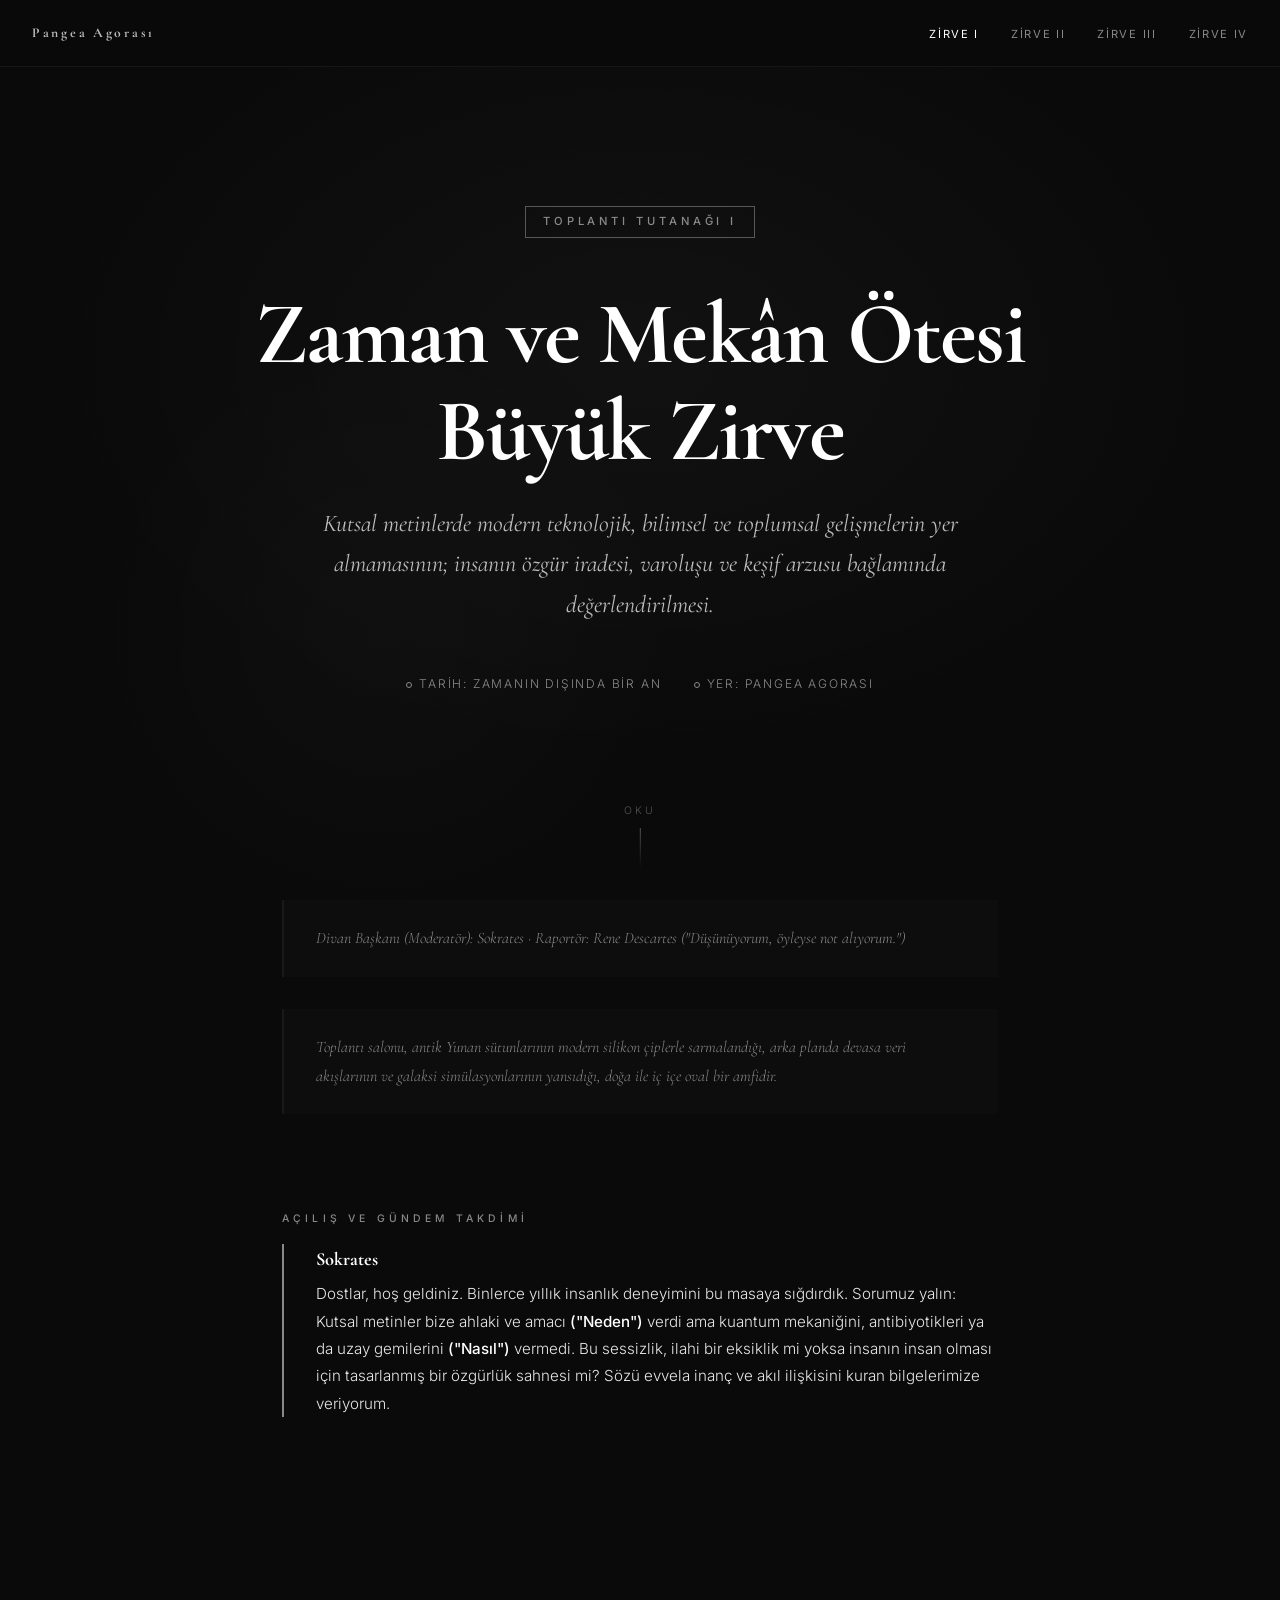
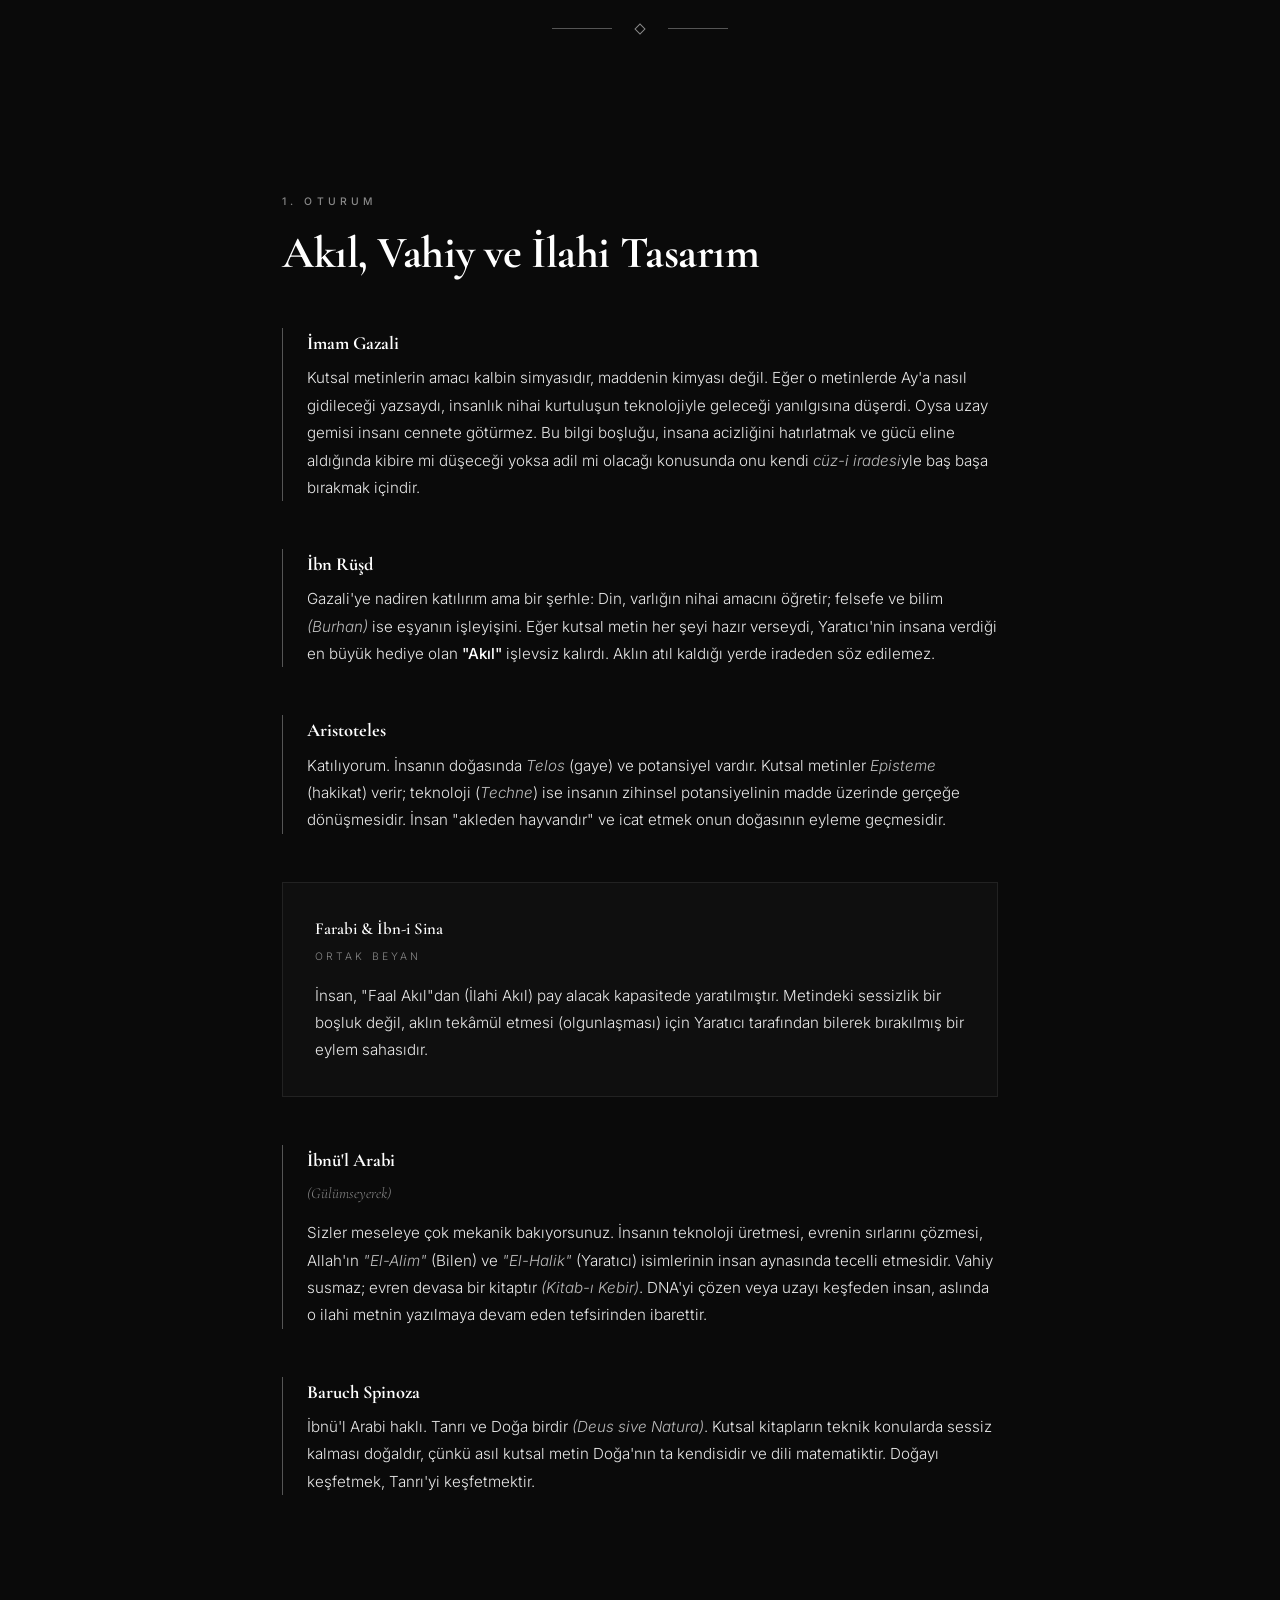
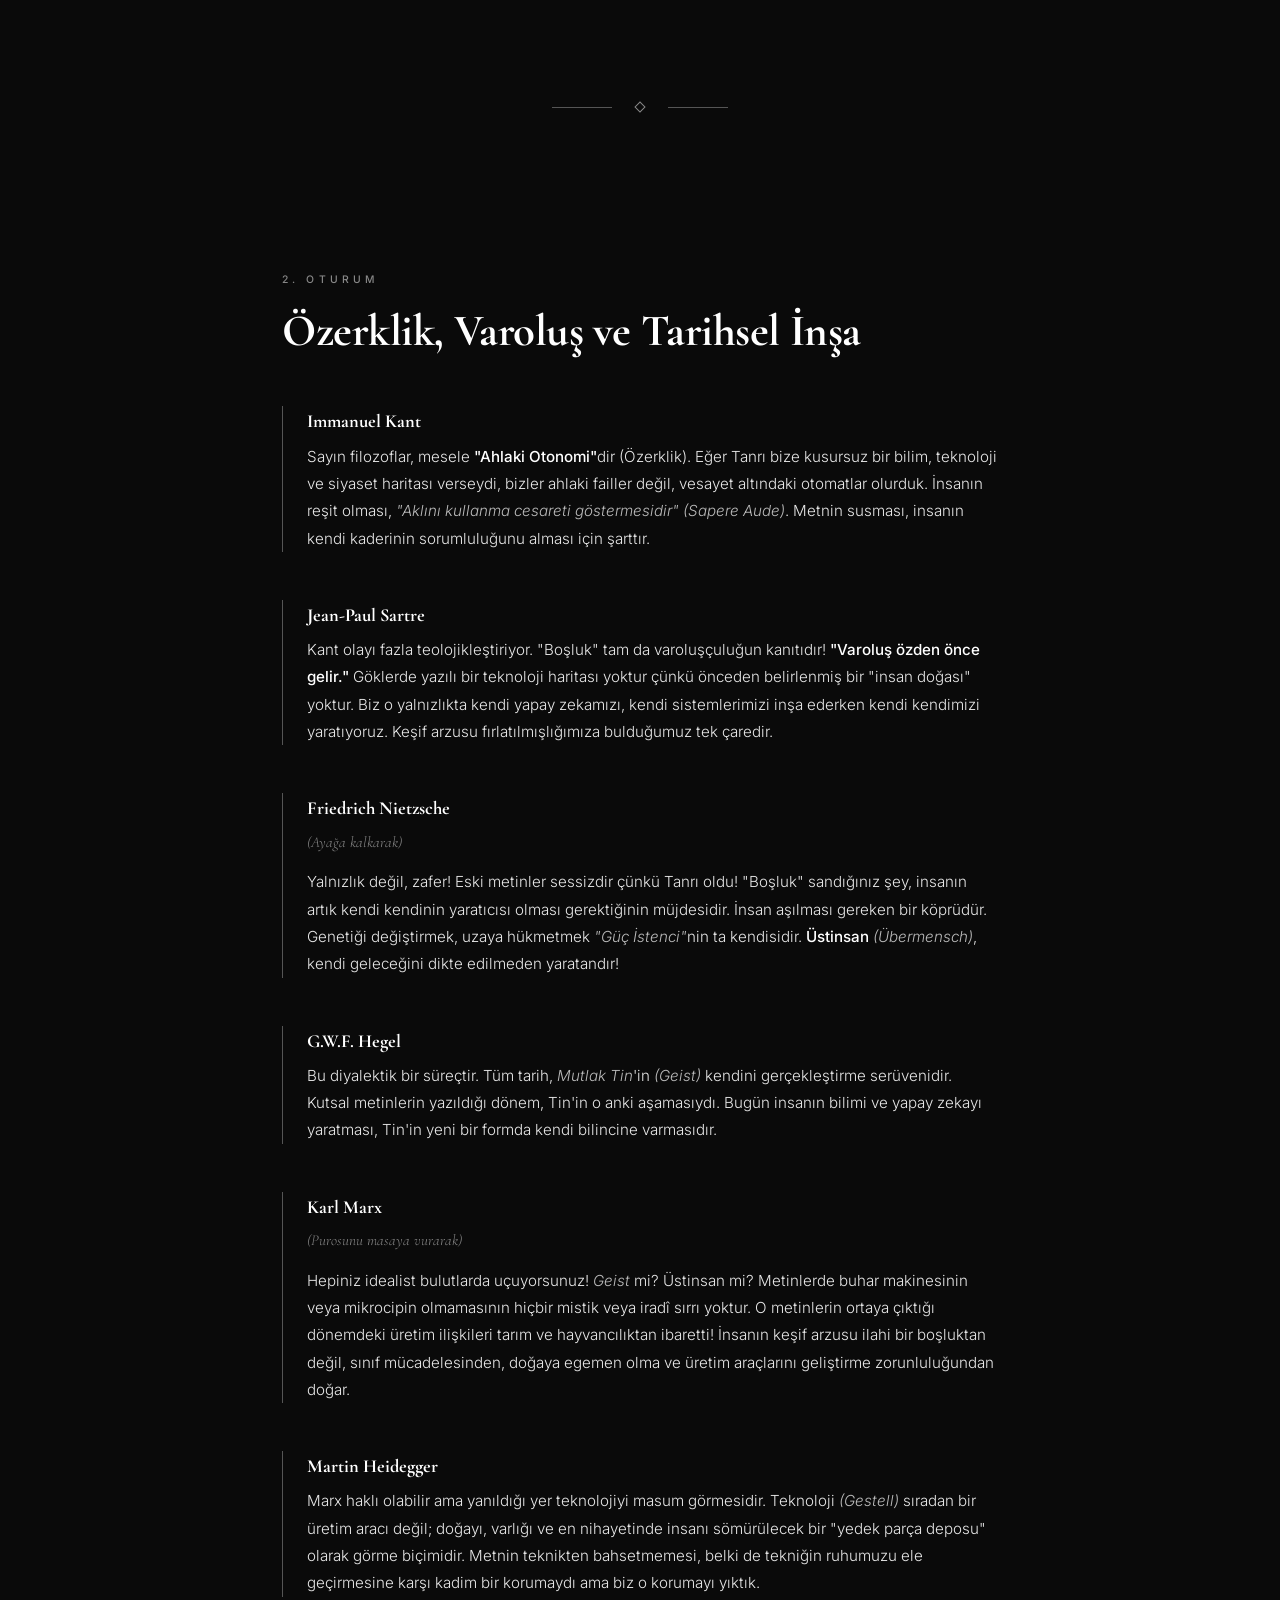
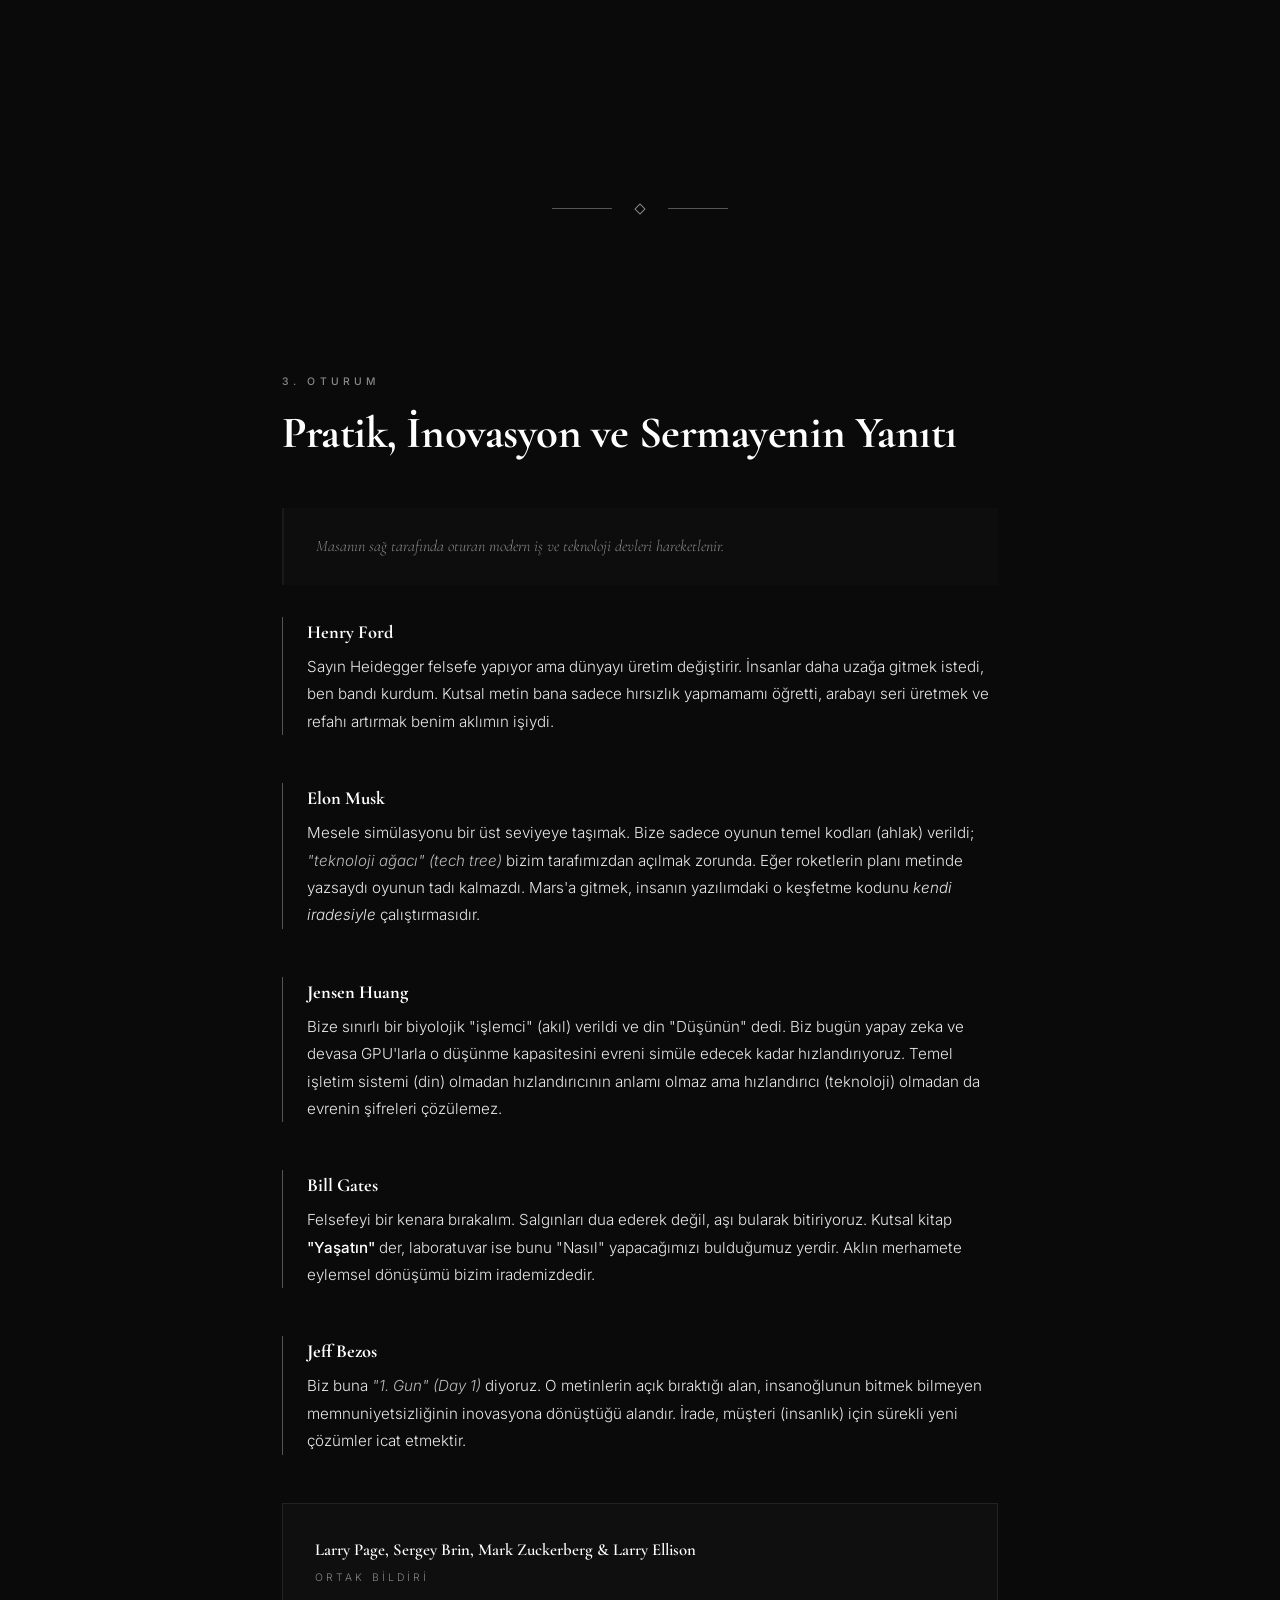
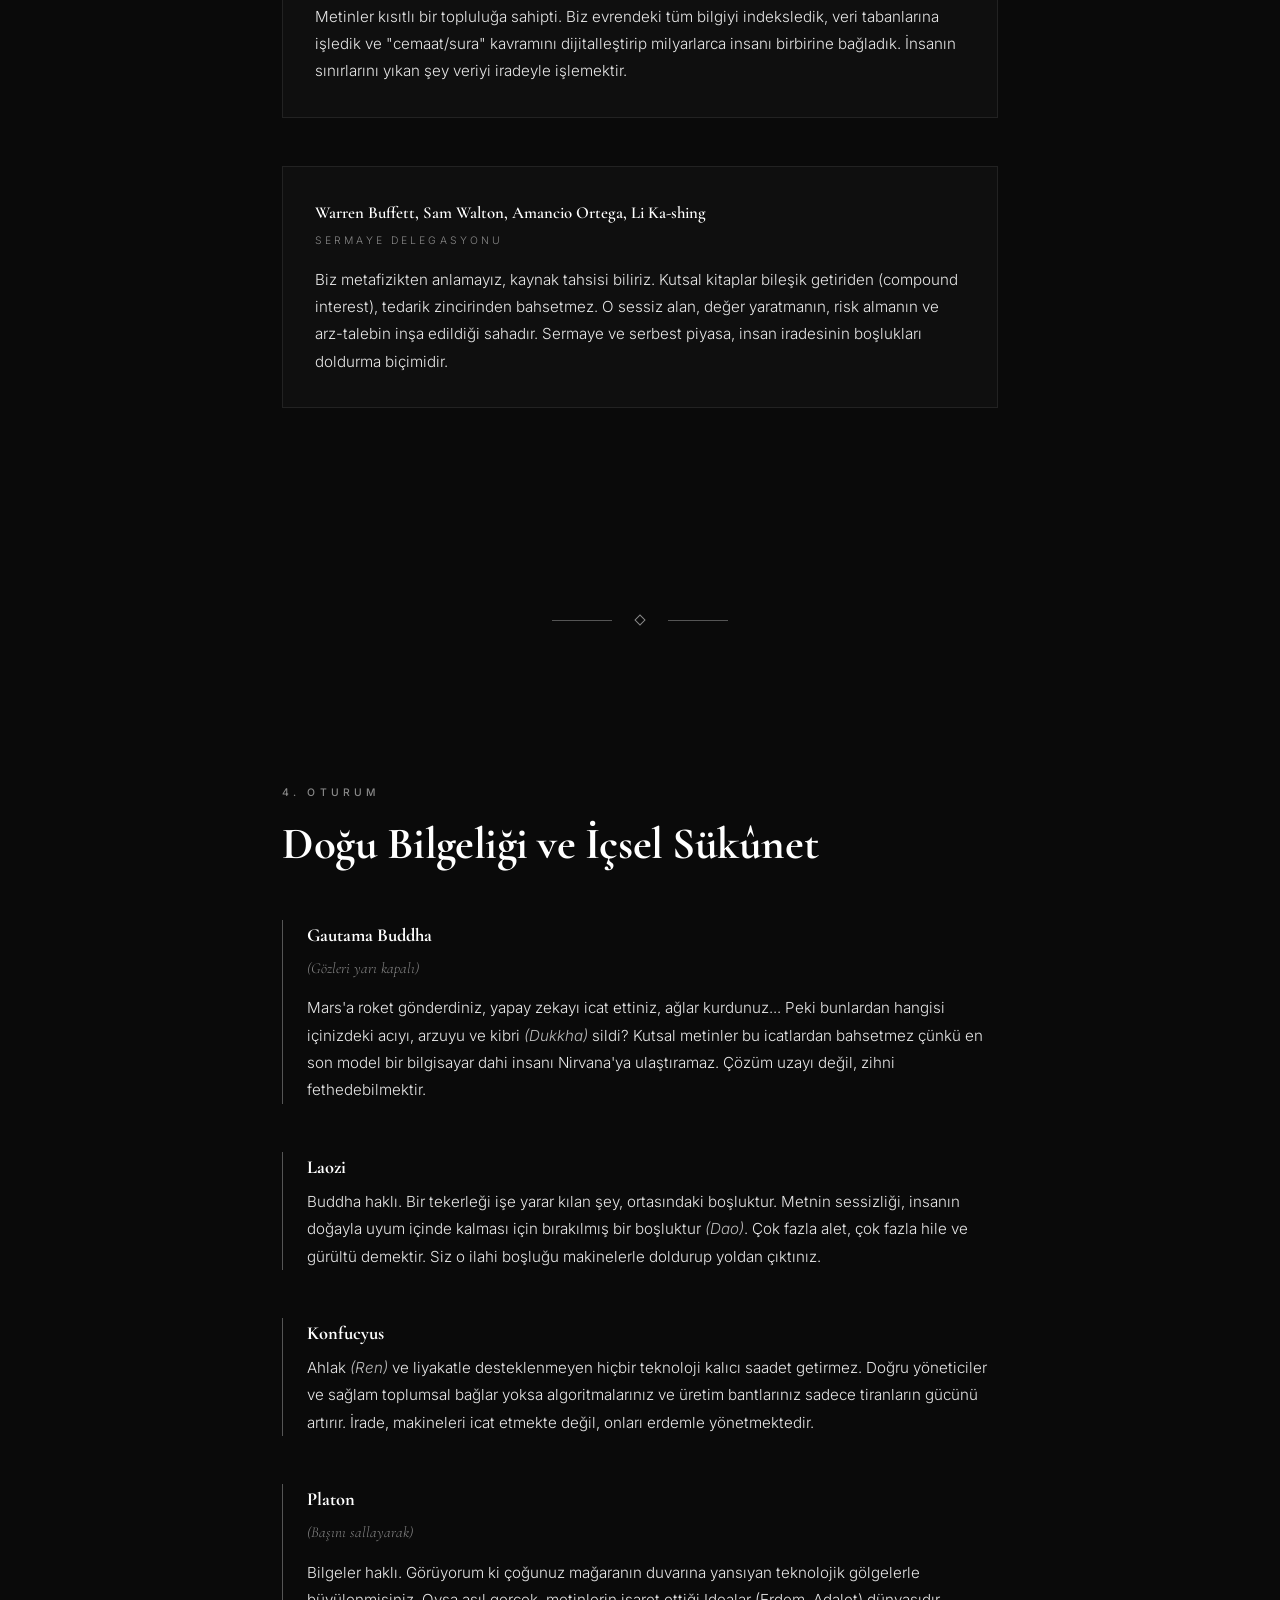
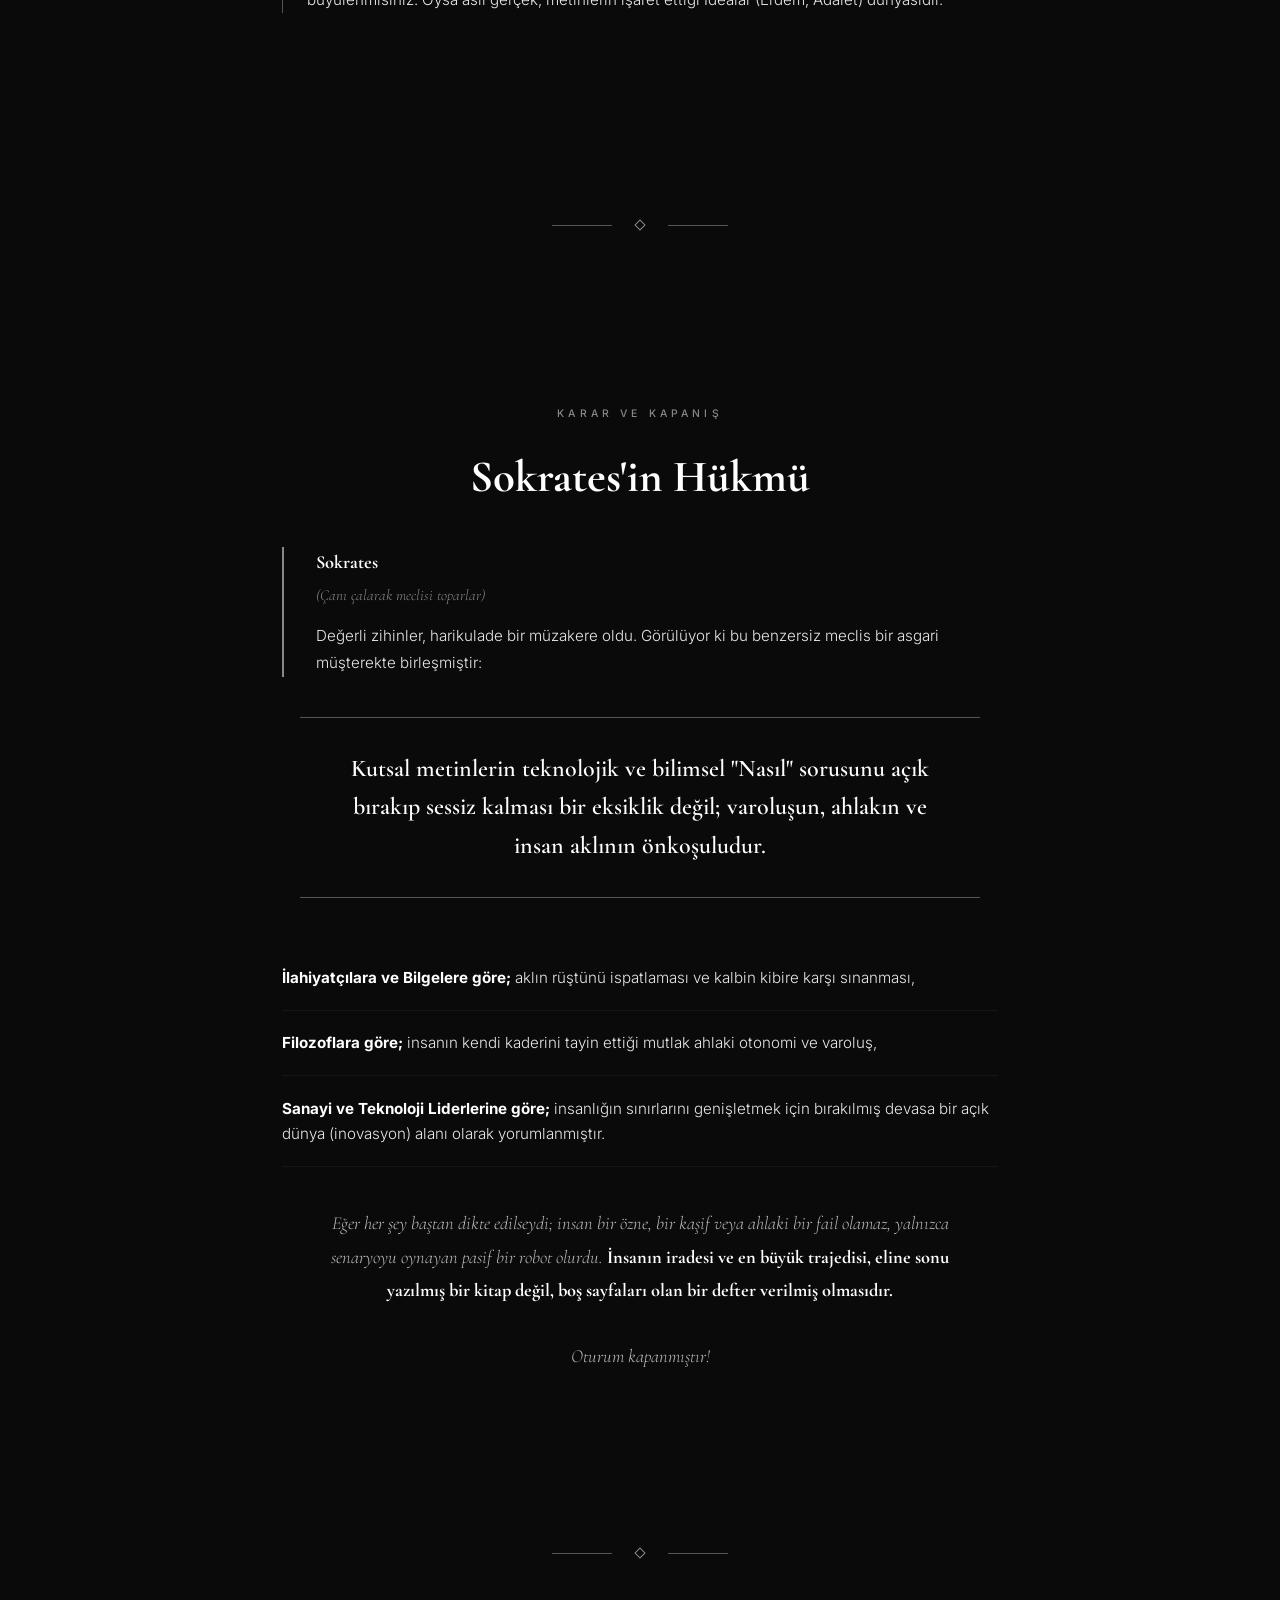
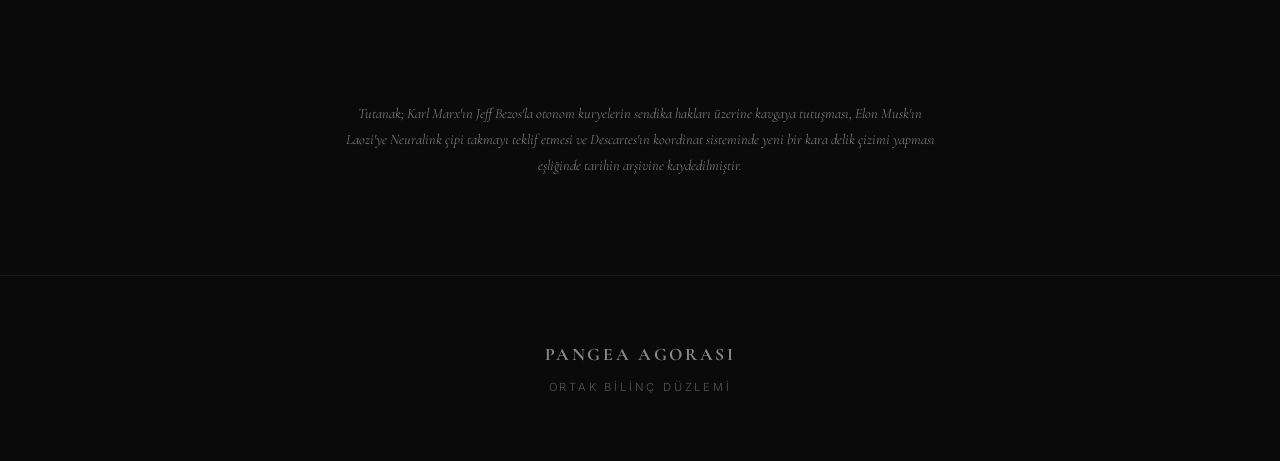
<file: zirve-1.html>
<!DOCTYPE html>
<html lang="tr">
<head>
    <meta charset="UTF-8">
    <meta name="viewport" content="width=device-width, initial-scale=1.0">
    <title>Pangea Agorası — Zaman ve Mekân Ötesi Büyük Zirve</title>
    <meta name="description" content="Kutsal metinlerde modern teknolojik gelişmelerin yer almamasının insanın özgür iradesi bağlamında değerlendirilmesi.">
    <link rel="preconnect" href="https://fonts.googleapis.com">
    <link rel="preconnect" href="https://fonts.gstatic.com" crossorigin>
    <link href="https://fonts.googleapis.com/css2?family=Cormorant+Garamond:ital,wght@0,400;0,600;0,700;1,400;1,600&family=Inter:wght@300;400;500&display=swap" rel="stylesheet">
    <link rel="stylesheet" href="style.css">
</head>
<body>

    <nav class="site-nav">
        <a href="index.html" class="nav-logo">Pangea Agorası</a>
        <ul class="nav-links">
            <li><a href="zirve-1.html" class="active">Zirve I</a></li>
            <li><a href="buyuk-konsey.html">Zirve II</a></li>
            <li><a href="zirve-3.html">Zirve III</a></li>
            <li><a href="zirve-4.html">Zirve IV</a></li>
        </ul>
    </nav>

    <header class="hero">
        <span class="hero-badge">Toplantı Tutanağı I</span>
        <h1>Zaman ve Mekân Ötesi Büyük Zirve</h1>
        <p class="hero-subtitle">Kutsal metinlerde modern teknolojik, bilimsel ve toplumsal gelişmelerin yer almamasının; insanın özgür iradesi, varoluşu ve keşif arzusu bağlamında değerlendirilmesi.</p>
        <div class="hero-meta">
            <span>Tarih: Zamanın Dışında Bir An</span>
            <span>Yer: Pangea Agorası</span>
        </div>
        <div class="scroll-indicator">
            <span>Oku</span>
            <div class="line"></div>
        </div>
    </header>

    <main class="container">

        <div class="stage-direction">
            Divan Başkanı (Moderatör): Sokrates &middot; Raportör: Rene Descartes <em>("Düşünüyorum, öyleyse not alıyorum.")</em>
        </div>

        <div class="stage-direction">
            Toplantı salonu, antik Yunan sütunlarının modern silikon çiplerle sarmalandığı, arka planda devasa veri akışlarının ve galaksi simülasyonlarının yansıdığı, doğa ile iç içe oval bir amfidir.
        </div>

        <!-- OPENING -->
        <div class="opening">
            <div class="session-number">Açılış ve Gündem Takdimi</div>
            <div class="speech">
                <div class="speaker">Sokrates</div>
                <p>Dostlar, hoş geldiniz. Binlerce yıllık insanlık deneyimini bu masaya sığdırdık. Sorumuz yalın: Kutsal metinler bize ahlaki ve amacı <span class="concept">("Neden")</span> verdi ama kuantum mekaniğini, antibiyotikleri ya da uzay gemilerini <span class="concept">("Nasıl")</span> vermedi. Bu sessizlik, ilahi bir eksiklik mi yoksa insanın insan olması için tasarlanmış bir özgürlük sahnesi mi? Sözü evvela inanç ve akıl ilişkisini kuran bilgelerimize veriyorum.</p>
            </div>
        </div>

        <!-- SECTION 1 -->
        <div class="section-break"><div class="ornament"><div class="line"></div><div class="diamond"></div><div class="line"></div></div></div>

        <section class="session">
            <div class="session-number">1. Oturum</div>
            <h2 class="session-title">Akıl, Vahiy ve İlahi Tasarım</h2>

            <div class="speech">
                <div class="speaker">İmam Gazali</div>
                <p>Kutsal metinlerin amacı kalbin simyasıdır, maddenin kimyası değil. Eğer o metinlerde Ay'a nasıl gidileceği yazsaydı, insanlık nihai kurtuluşun teknolojiyle geleceği yanılgısına düşerdi. Oysa uzay gemisi insanı cennete götürmez. Bu bilgi boşluğu, insana acizliğini hatırlatmak ve gücü eline aldığında kibire mi düşeceği yoksa adil mi olacağı konusunda onu kendi <span class="term">cüz-i iradesi</span>yle baş başa bırakmak içindir.</p>
            </div>

            <div class="speech">
                <div class="speaker">İbn Rüşd</div>
                <p>Gazali'ye nadiren katılırım ama bir şerhle: Din, varlığın nihai amacını öğretir; felsefe ve bilim <span class="term">(Burhan)</span> ise eşyanın işleyişini. Eğer kutsal metin her şeyi hazır verseydi, Yaratıcı'nin insana verdiği en büyük hediye olan <span class="concept">"Akıl"</span> işlevsiz kalırdı. Aklın atıl kaldığı yerde iradeden söz edilemez.</p>
            </div>

            <div class="speech">
                <div class="speaker">Aristoteles</div>
                <p>Katılıyorum. İnsanın doğasında <span class="term">Telos</span> (gaye) ve potansiyel vardır. Kutsal metinler <span class="term">Episteme</span> (hakikat) verir; teknoloji (<span class="term">Techne</span>) ise insanın zihinsel potansiyelinin madde üzerinde gerçeğe dönüşmesidir. İnsan "akleden hayvandır" ve icat etmek onun doğasının eyleme geçmesidir.</p>
            </div>

            <div class="joint-statement">
                <div class="speakers">Farabi &amp; İbn-i Sina</div>
                <div class="label">Ortak Beyan</div>
                <p>İnsan, <span class="term">"Faal Akıl"</span>dan (İlahi Akıl) pay alacak kapasitede yaratılmıştır. Metindeki sessizlik bir boşluk değil, aklın tekâmül etmesi (olgunlaşması) için Yaratıcı tarafından bilerek bırakılmış bir eylem sahasıdır.</p>
            </div>

            <div class="speech">
                <div class="speaker">İbnü'l Arabi</div>
                <div class="speaker-note">(Gülümseyerek)</div>
                <p>Sizler meseleye çok mekanik bakıyorsunuz. İnsanın teknoloji üretmesi, evrenin sırlarını çözmesi, Allah'ın <span class="term">"El-Alim"</span> (Bilen) ve <span class="term">"El-Halik"</span> (Yaratıcı) isimlerinin insan aynasında tecelli etmesidir. Vahiy susmaz; evren devasa bir kitaptır <span class="term">(Kitab-ı Kebir)</span>. DNA'yi çözen veya uzayı keşfeden insan, aslında o ilahi metnin yazılmaya devam eden tefsirinden ibarettir.</p>
            </div>

            <div class="speech">
                <div class="speaker">Baruch Spinoza</div>
                <p>İbnü'l Arabi haklı. Tanrı ve Doğa birdir <span class="term">(Deus sive Natura)</span>. Kutsal kitapların teknik konularda sessiz kalması doğaldır, çünkü asıl kutsal metin Doğa'nın ta kendisidir ve dili matematiktir. Doğayı keşfetmek, Tanrı'yi keşfetmektir.</p>
            </div>
        </section>

        <!-- SECTION 2 -->
        <div class="section-break"><div class="ornament"><div class="line"></div><div class="diamond"></div><div class="line"></div></div></div>

        <section class="session">
            <div class="session-number">2. Oturum</div>
            <h2 class="session-title">Özerklik, Varoluş ve Tarihsel İnşa</h2>

            <div class="speech">
                <div class="speaker">Immanuel Kant</div>
                <p>Sayın filozoflar, mesele <span class="concept">"Ahlaki Otonomi"</span>dir (Özerklik). Eğer Tanrı bize kusursuz bir bilim, teknoloji ve siyaset haritası verseydi, bizler ahlaki failler değil, vesayet altındaki otomatlar olurduk. İnsanın reşit olması, <span class="term">"Aklını kullanma cesareti göstermesidir"</span> <span class="term">(Sapere Aude)</span>. Metnin susması, insanın kendi kaderinin sorumluluğunu alması için şarttır.</p>
            </div>

            <div class="speech">
                <div class="speaker">Jean-Paul Sartre</div>
                <p>Kant olayı fazla teolojikleştiriyor. "Boşluk" tam da varoluşçuluğun kanıtıdır! <span class="concept">"Varoluş özden önce gelir."</span> Göklerde yazılı bir teknoloji haritası yoktur çünkü önceden belirlenmiş bir "insan doğası" yoktur. Biz o yalnızlıkta kendi yapay zekamızı, kendi sistemlerimizi inşa ederken kendi kendimizi yaratıyoruz. Keşif arzusu fırlatılmışlığımıza bulduğumuz tek çaredir.</p>
            </div>

            <div class="speech">
                <div class="speaker">Friedrich Nietzsche</div>
                <div class="speaker-note">(Ayağa kalkarak)</div>
                <p>Yalnızlık değil, zafer! Eski metinler sessizdir çünkü Tanrı oldu! "Boşluk" sandığınız şey, insanın artık kendi kendinin yaratıcısı olması gerektiğinin müjdesidir. İnsan aşılması gereken bir köprüdür. Genetiği değiştirmek, uzaya hükmetmek <span class="term">"Güç İstenci"</span>nin ta kendisidir. <span class="concept">Üstinsan</span> <span class="term">(Übermensch)</span>, kendi geleceğini dikte edilmeden yaratandır!</p>
            </div>

            <div class="speech">
                <div class="speaker">G.W.F. Hegel</div>
                <p>Bu diyalektik bir süreçtir. Tüm tarih, <span class="term">Mutlak Tin</span>'in <span class="term">(Geist)</span> kendini gerçekleştirme serüvenidir. Kutsal metinlerin yazıldığı dönem, Tin'in o anki aşamasıydı. Bugün insanın bilimi ve yapay zekayı yaratması, Tin'in yeni bir formda kendi bilincine varmasıdır.</p>
            </div>

            <div class="speech">
                <div class="speaker">Karl Marx</div>
                <div class="speaker-note">(Purosunu masaya vurarak)</div>
                <p>Hepiniz idealist bulutlarda uçuyorsunuz! <span class="term">Geist</span> mi? Üstinsan mi? Metinlerde buhar makinesinin veya mikrocipin olmamasının hiçbir mistik veya iradî sırrı yoktur. O metinlerin ortaya çıktığı dönemdeki üretim ilişkileri tarım ve hayvancılıktan ibaretti! İnsanın keşif arzusu ilahi bir boşluktan değil, sınıf mücadelesinden, doğaya egemen olma ve üretim araçlarını geliştirme zorunluluğundan doğar.</p>
            </div>

            <div class="speech">
                <div class="speaker">Martin Heidegger</div>
                <p>Marx haklı olabilir ama yanıldığı yer teknolojiyi masum görmesidir. Teknoloji <span class="term">(Gestell)</span> sıradan bir üretim aracı değil; doğayı, varlığı ve en nihayetinde insanı sömürülecek bir "yedek parça deposu" olarak görme biçimidir. Metnin teknikten bahsetmemesi, belki de tekniğin ruhumuzu ele geçirmesine karşı kadim bir korumaydı ama biz o korumayı yıktık.</p>
            </div>
        </section>

        <!-- SECTION 3 -->
        <div class="section-break"><div class="ornament"><div class="line"></div><div class="diamond"></div><div class="line"></div></div></div>

        <section class="session">
            <div class="session-number">3. Oturum</div>
            <h2 class="session-title">Pratik, İnovasyon ve Sermayenin Yanıtı</h2>

            <div class="stage-direction">Masanın sağ tarafında oturan modern iş ve teknoloji devleri hareketlenir.</div>

            <div class="speech">
                <div class="speaker">Henry Ford</div>
                <p>Sayın Heidegger felsefe yapıyor ama dünyayı üretim değiştirir. İnsanlar daha uzağa gitmek istedi, ben bandı kurdum. Kutsal metin bana sadece hırsızlık yapmamamı öğretti, arabayı seri üretmek ve refahı artırmak benim aklımın işiydi.</p>
            </div>

            <div class="speech">
                <div class="speaker">Elon Musk</div>
                <p>Mesele simülasyonu bir üst seviyeye taşımak. Bize sadece oyunun temel kodları (ahlak) verildi; <span class="term">"teknoloji ağacı" (tech tree)</span> bizim tarafımızdan açılmak zorunda. Eğer roketlerin planı metinde yazsaydı oyunun tadı kalmazdı. Mars'a gitmek, insanın yazılımdaki o keşfetme kodunu <em>kendi iradesiyle</em> çalıştırmasıdır.</p>
            </div>

            <div class="speech">
                <div class="speaker">Jensen Huang</div>
                <p>Bize sınırlı bir biyolojik "işlemci" (akıl) verildi ve din "Düşünün" dedi. Biz bugün yapay zeka ve devasa GPU'larla o düşünme kapasitesini evreni simüle edecek kadar hızlandırıyoruz. Temel işletim sistemi (din) olmadan hızlandırıcının anlamı olmaz ama hızlandırıcı (teknoloji) olmadan da evrenin şifreleri çözülemez.</p>
            </div>

            <div class="speech">
                <div class="speaker">Bill Gates</div>
                <p>Felsefeyi bir kenara bırakalım. Salgınları dua ederek değil, aşı bularak bitiriyoruz. Kutsal kitap <span class="concept">"Yaşatın"</span> der, laboratuvar ise bunu "Nasıl" yapacağımızı bulduğumuz yerdir. Aklın merhamete eylemsel dönüşümü bizim irademizdedir.</p>
            </div>

            <div class="speech">
                <div class="speaker">Jeff Bezos</div>
                <p>Biz buna <span class="term">"1. Gun" (Day 1)</span> diyoruz. O metinlerin açık bıraktığı alan, insanoğlunun bitmek bilmeyen memnuniyetsizliğinin inovasyona dönüştüğü alandır. İrade, müşteri (insanlık) için sürekli yeni çözümler icat etmektir.</p>
            </div>

            <div class="joint-statement">
                <div class="speakers">Larry Page, Sergey Brin, Mark Zuckerberg &amp; Larry Ellison</div>
                <div class="label">Ortak Bildiri</div>
                <p>Metinler kısıtlı bir topluluğa sahipti. Biz evrendeki tüm bilgiyi indeksledik, veri tabanlarına işledik ve "cemaat/sura" kavramını dijitalleştirip milyarlarca insanı birbirine bağladık. İnsanın sınırlarını yıkan şey veriyi iradeyle işlemektir.</p>
            </div>

            <div class="joint-statement">
                <div class="speakers">Warren Buffett, Sam Walton, Amancio Ortega, Li Ka-shing</div>
                <div class="label">Sermaye Delegasyonu</div>
                <p>Biz metafizikten anlamayız, kaynak tahsisi biliriz. Kutsal kitaplar bileşik getiriden <span class="term">(compound interest)</span>, tedarik zincirinden bahsetmez. O sessiz alan, değer yaratmanın, risk almanın ve arz-talebin inşa edildiği sahadır. Sermaye ve serbest piyasa, insan iradesinin boşlukları doldurma biçimidir.</p>
            </div>
        </section>

        <!-- SECTION 4 -->
        <div class="section-break"><div class="ornament"><div class="line"></div><div class="diamond"></div><div class="line"></div></div></div>

        <section class="session">
            <div class="session-number">4. Oturum</div>
            <h2 class="session-title">Doğu Bilgeliği ve İçsel Sükûnet</h2>

            <div class="speech">
                <div class="speaker">Gautama Buddha</div>
                <div class="speaker-note">(Gözleri yarı kapalı)</div>
                <p>Mars'a roket gönderdiniz, yapay zekayı icat ettiniz, ağlar kurdunuz... Peki bunlardan hangisi içinizdeki acıyı, arzuyu ve kibri <span class="term">(Dukkha)</span> sildi? Kutsal metinler bu icatlardan bahsetmez çünkü en son model bir bilgisayar dahi insanı Nirvana'ya ulaştıramaz. Çözüm uzayı değil, zihni fethedebilmektir.</p>
            </div>

            <div class="speech">
                <div class="speaker">Laozi</div>
                <p>Buddha haklı. Bir tekerleği işe yarar kılan şey, ortasındaki boşluktur. Metnin sessizliği, insanın doğayla uyum içinde kalması için bırakılmış bir boşluktur <span class="term">(Dao)</span>. Çok fazla alet, çok fazla hile ve gürültü demektir. Siz o ilahi boşluğu makinelerle doldurup yoldan çıktınız.</p>
            </div>

            <div class="speech">
                <div class="speaker">Konfucyus</div>
                <p>Ahlak <span class="term">(Ren)</span> ve liyakatle desteklenmeyen hiçbir teknoloji kalıcı saadet getirmez. Doğru yöneticiler ve sağlam toplumsal bağlar yoksa algoritmalarınız ve üretim bantlarınız sadece tiranların gücünü artırır. İrade, makineleri icat etmekte değil, onları erdemle yönetmektedir.</p>
            </div>

            <div class="speech">
                <div class="speaker">Platon</div>
                <div class="speaker-note">(Başını sallayarak)</div>
                <p>Bilgeler haklı. Görüyorum ki çoğunuz mağaranın duvarına yansıyan teknolojik gölgelerle büyülenmisiniz. Oysa asıl gerçek, metinlerin işaret ettiği Idealar (Erdem, Adalet) dünyasıdır.</p>
            </div>
        </section>

        <!-- VERDICT -->
        <div class="section-break"><div class="ornament"><div class="line"></div><div class="diamond"></div><div class="line"></div></div></div>

        <section class="verdict">
            <div class="session-number" style="text-align:center">Karar ve Kapanış</div>
            <h2 class="verdict-title">Sokrates'in Hükmü</h2>

            <div class="speech" style="border-left: 2px solid var(--gray-500); padding-left: 2rem; margin-bottom: 2.5rem;">
                <div class="speaker">Sokrates</div>
                <div class="speaker-note">(Çanı çalarak meclisi toparlar)</div>
                <p>Değerli zihinler, harikulade bir müzakere oldu. Görülüyor ki bu benzersiz meclis bir asgari müşterekte birleşmiştir:</p>
            </div>

            <div class="verdict-core">Kutsal metinlerin teknolojik ve bilimsel "Nasıl" sorusunu açık bırakıp sessiz kalması bir eksiklik değil; varoluşun, ahlakın ve insan aklının önkoşuludur.</div>

            <ul class="verdict-list">
                <li><strong>İlahiyatçılara ve Bilgelere göre;</strong> aklın rüştünü ispatlaması ve kalbin kibire karşı sınanması,</li>
                <li><strong>Filozoflara göre;</strong> insanın kendi kaderini tayin ettiği mutlak ahlaki otonomi ve varoluş,</li>
                <li><strong>Sanayi ve Teknoloji Liderlerine göre;</strong> insanlığın sınırlarını genişletmek için bırakılmış devasa bir açık dünya (inovasyon) alanı olarak yorumlanmıştır.</li>
            </ul>

            <div class="verdict-closing">
                <p>Eğer her şey baştan dikte edilseydi; insan bir özne, bir kaşif veya ahlaki bir fail olamaz, yalnızca senaryoyu oynayan pasif bir robot olurdu. <strong>İnsanın iradesi ve en büyük trajedisi, eline sonu yazılmış bir kitap değil, boş sayfaları olan bir defter verilmiş olmasıdır.</strong></p>
                <br>
                <p>Oturum kapanmıştır!</p>
            </div>
        </section>

        <!-- POSTSCRIPT -->
        <div class="section-break"><div class="ornament"><div class="line"></div><div class="diamond"></div><div class="line"></div></div></div>

        <div class="postscript">
            <p>Tutanak; Karl Marx'ın Jeff Bezos'la otonom kuryelerin sendika hakları üzerine kavgaya tutuşması, Elon Musk'ın Laozi'ye Neuralink çipi takmayı teklif etmesi ve Descartes'ın koordinat sisteminde yeni bir kara delik çizimi yapması eşliğinde tarihin arşivine kaydedilmiştir.</p>
        </div>

    </main>

    <footer>
        <div class="logo">PANGEA AGORASI</div>
        <div class="tagline">Ortak Bilinç Düzlemi</div>
    </footer>

</body>
</html>
</file>
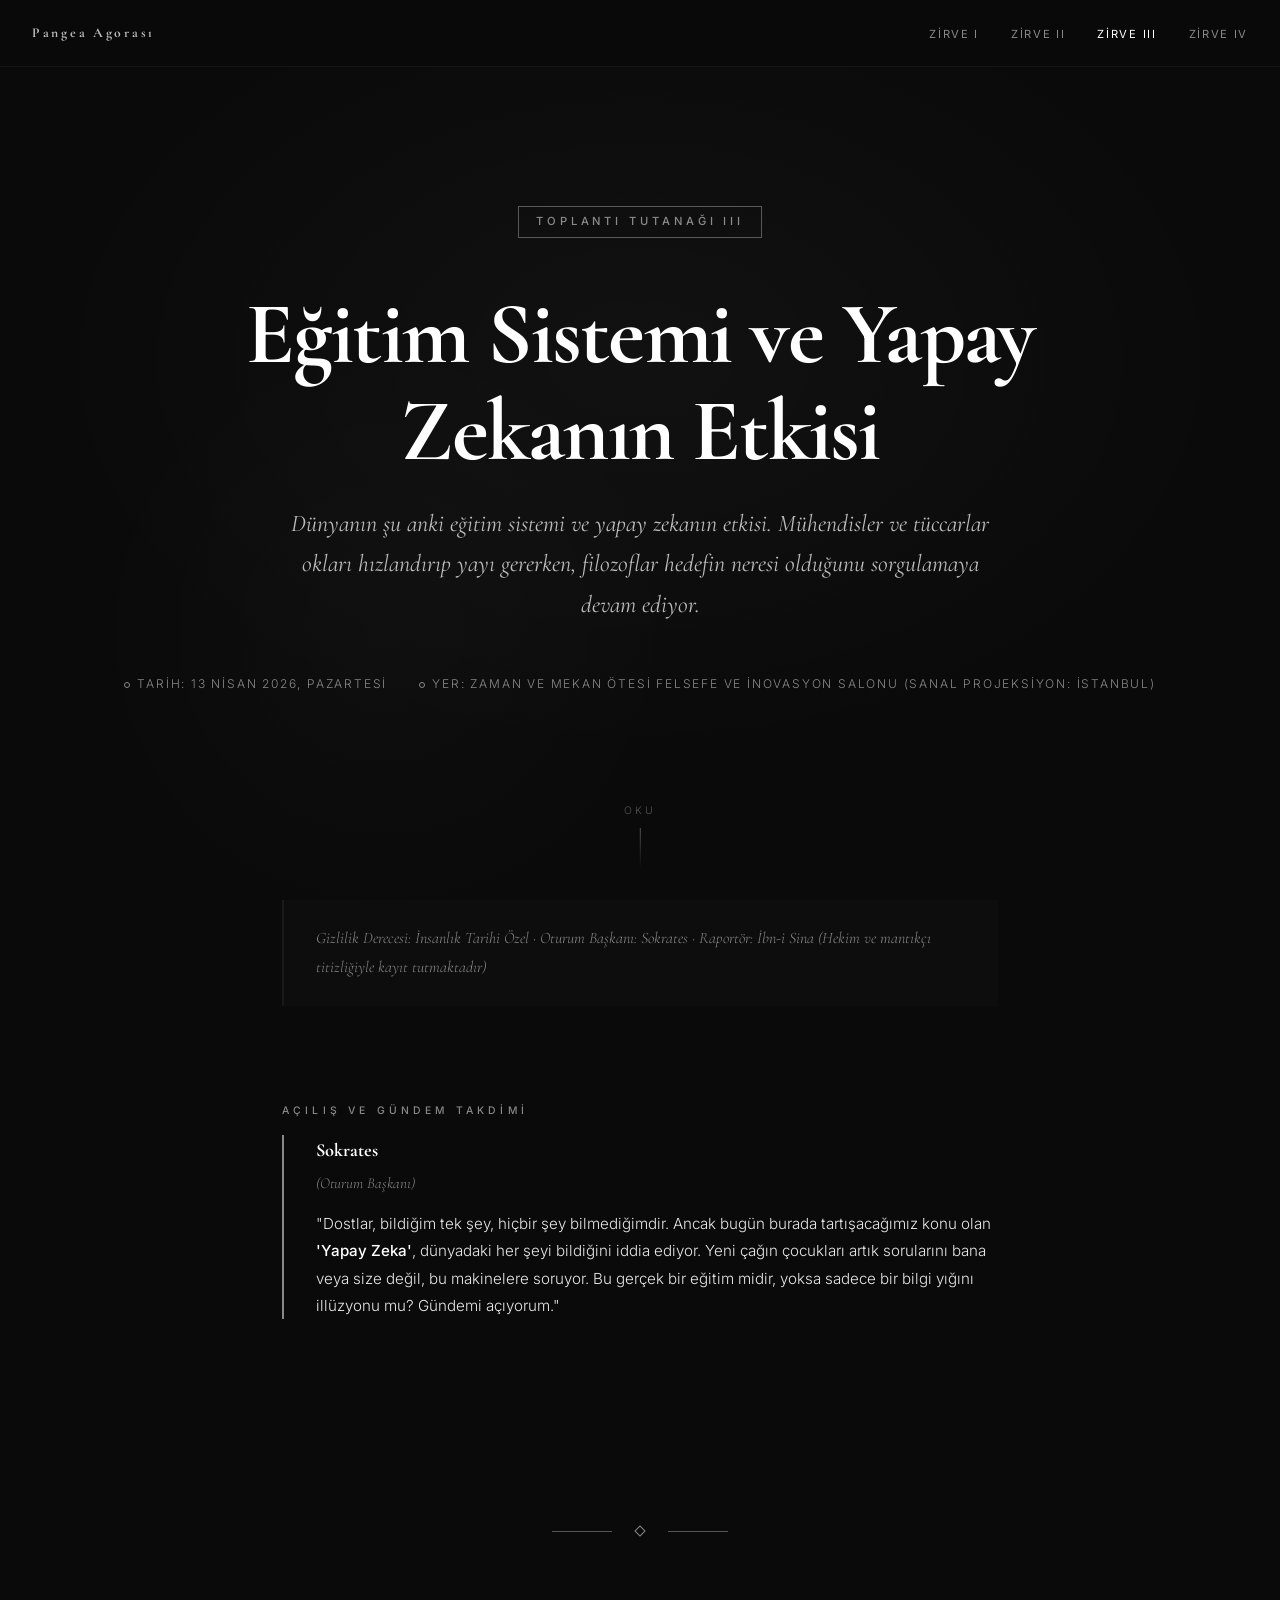
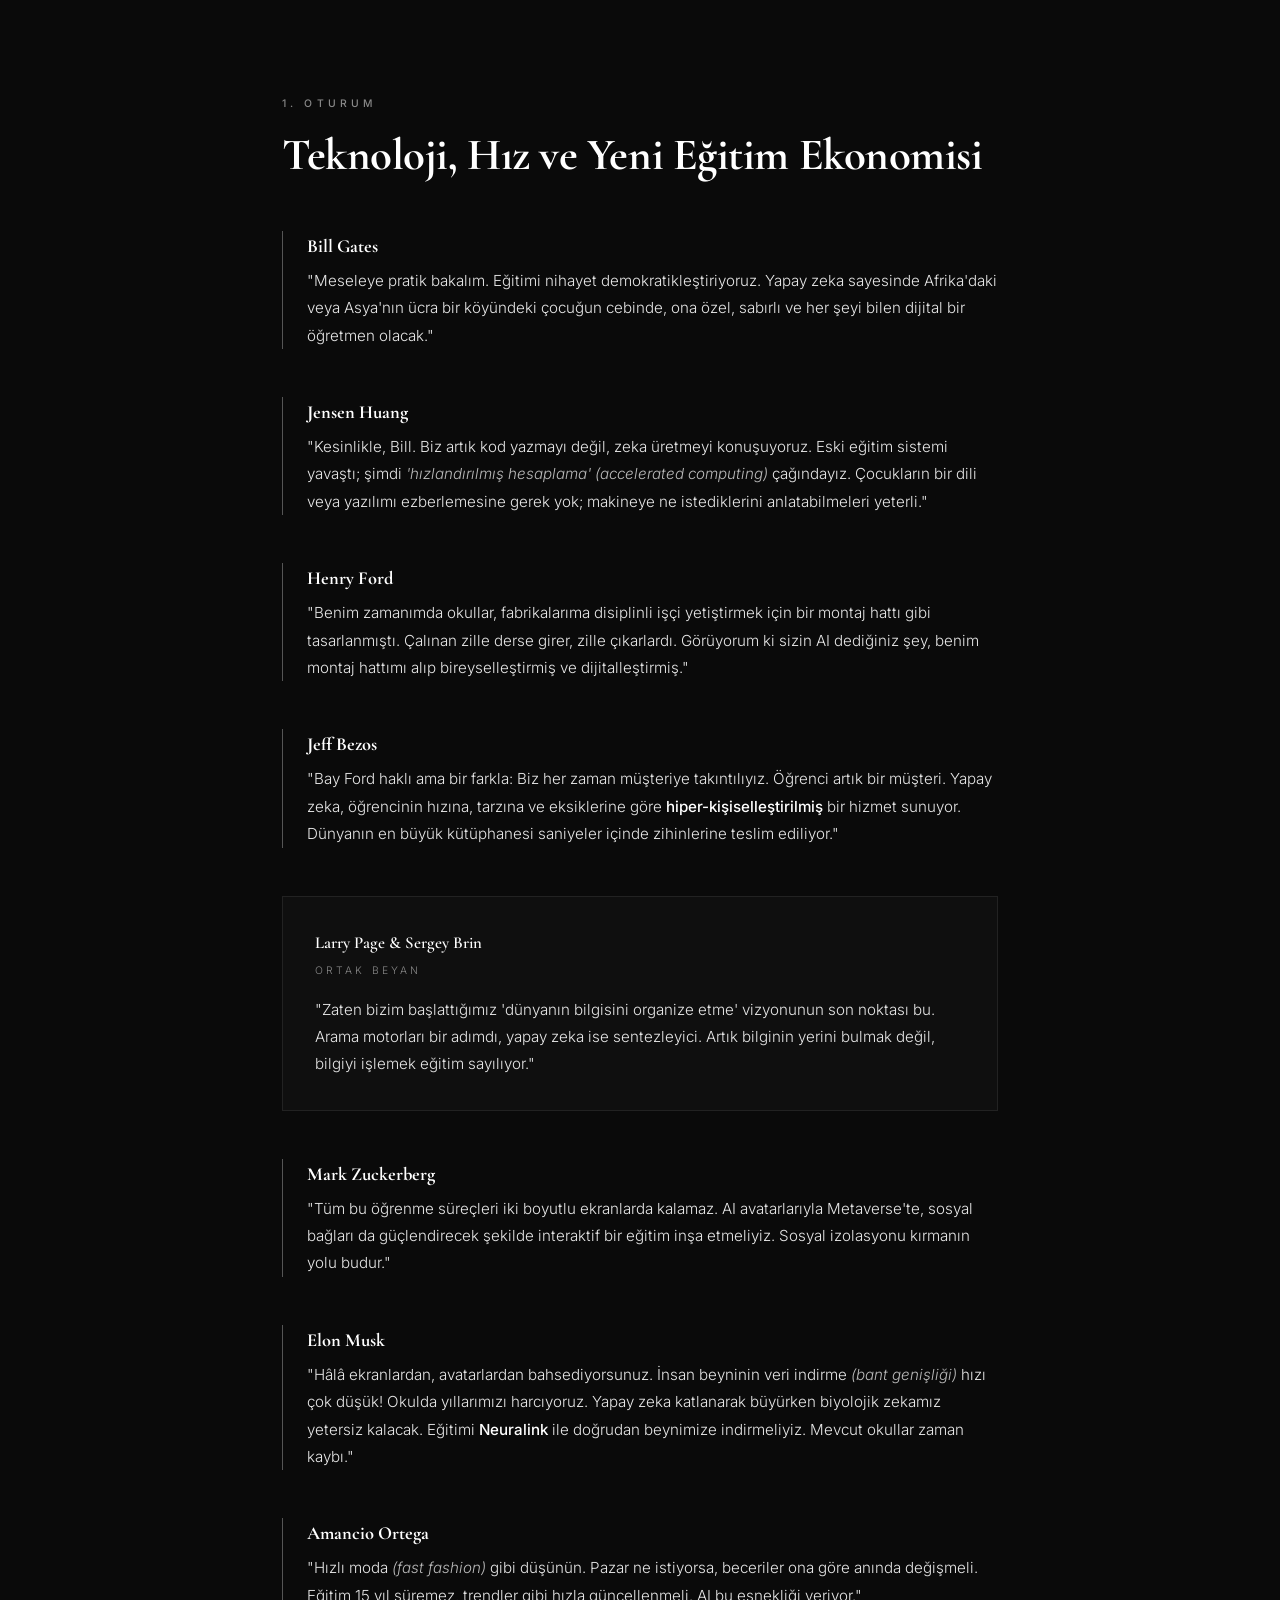
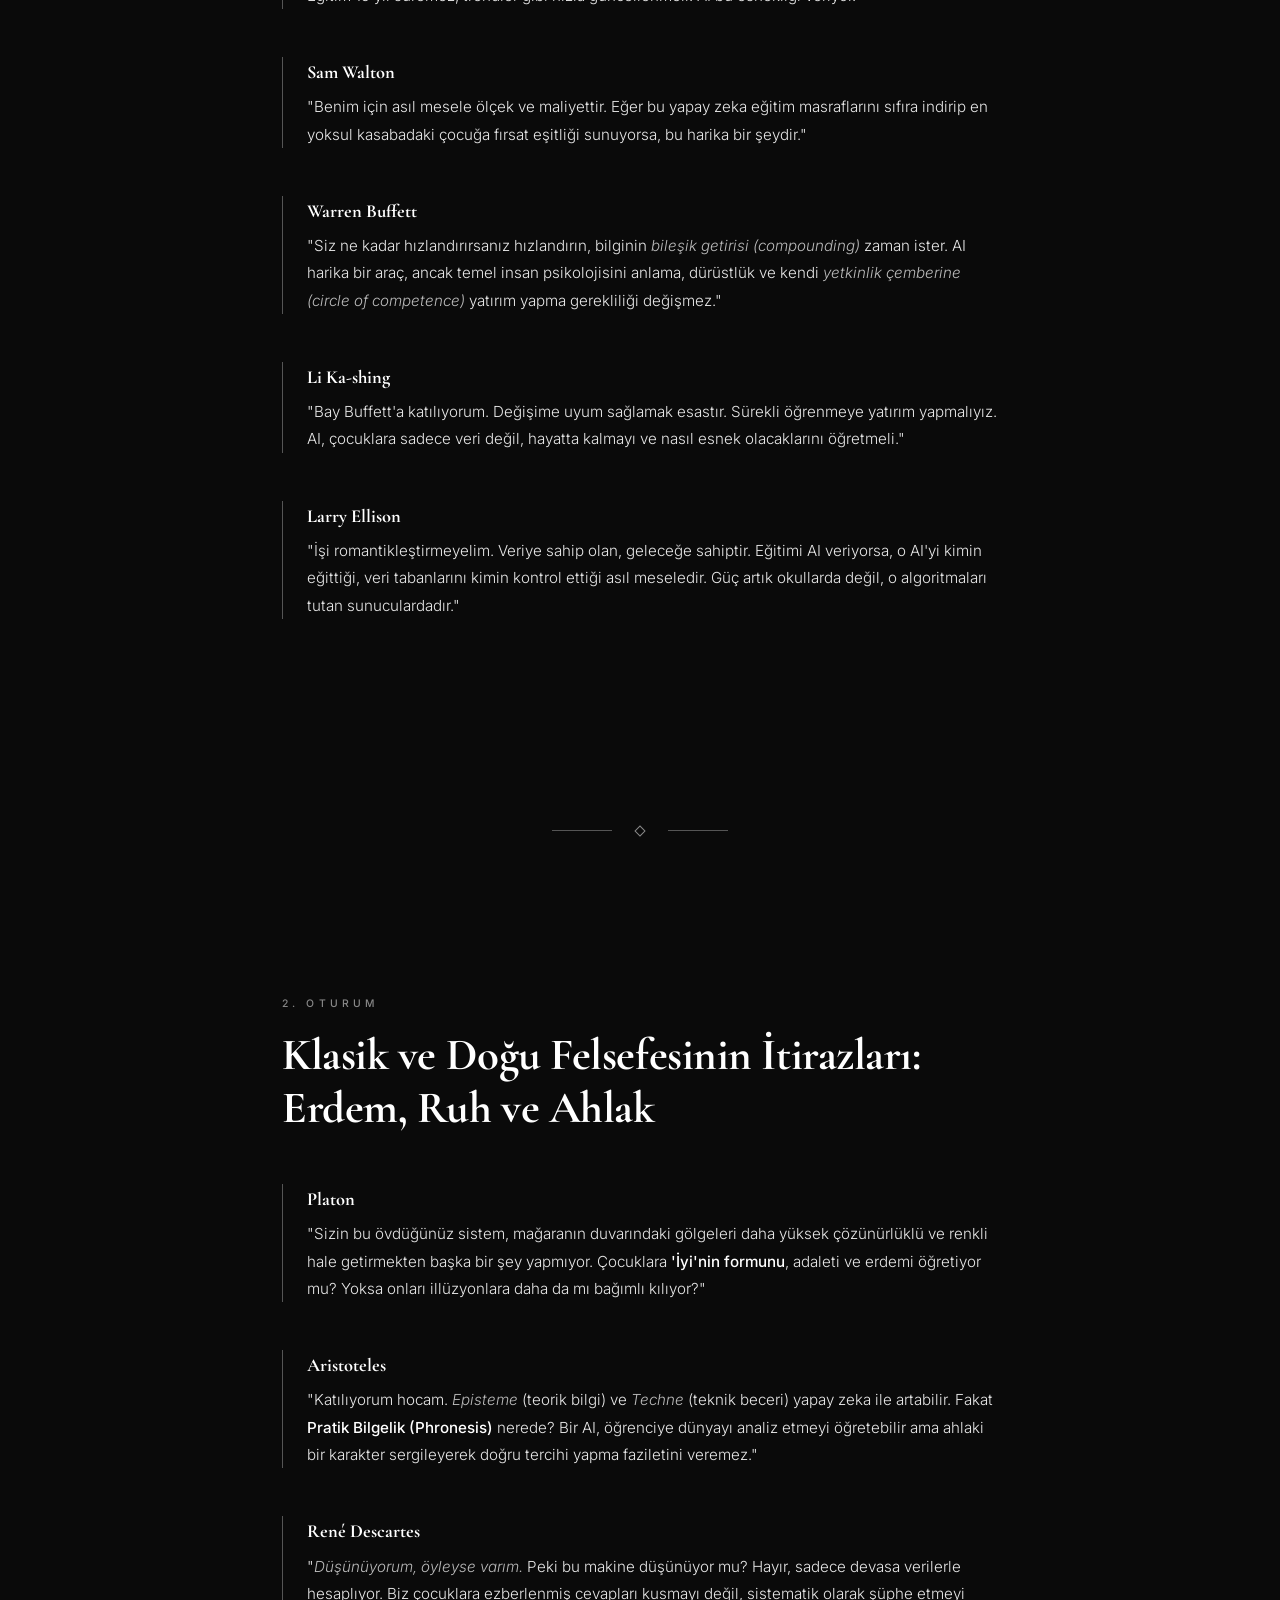
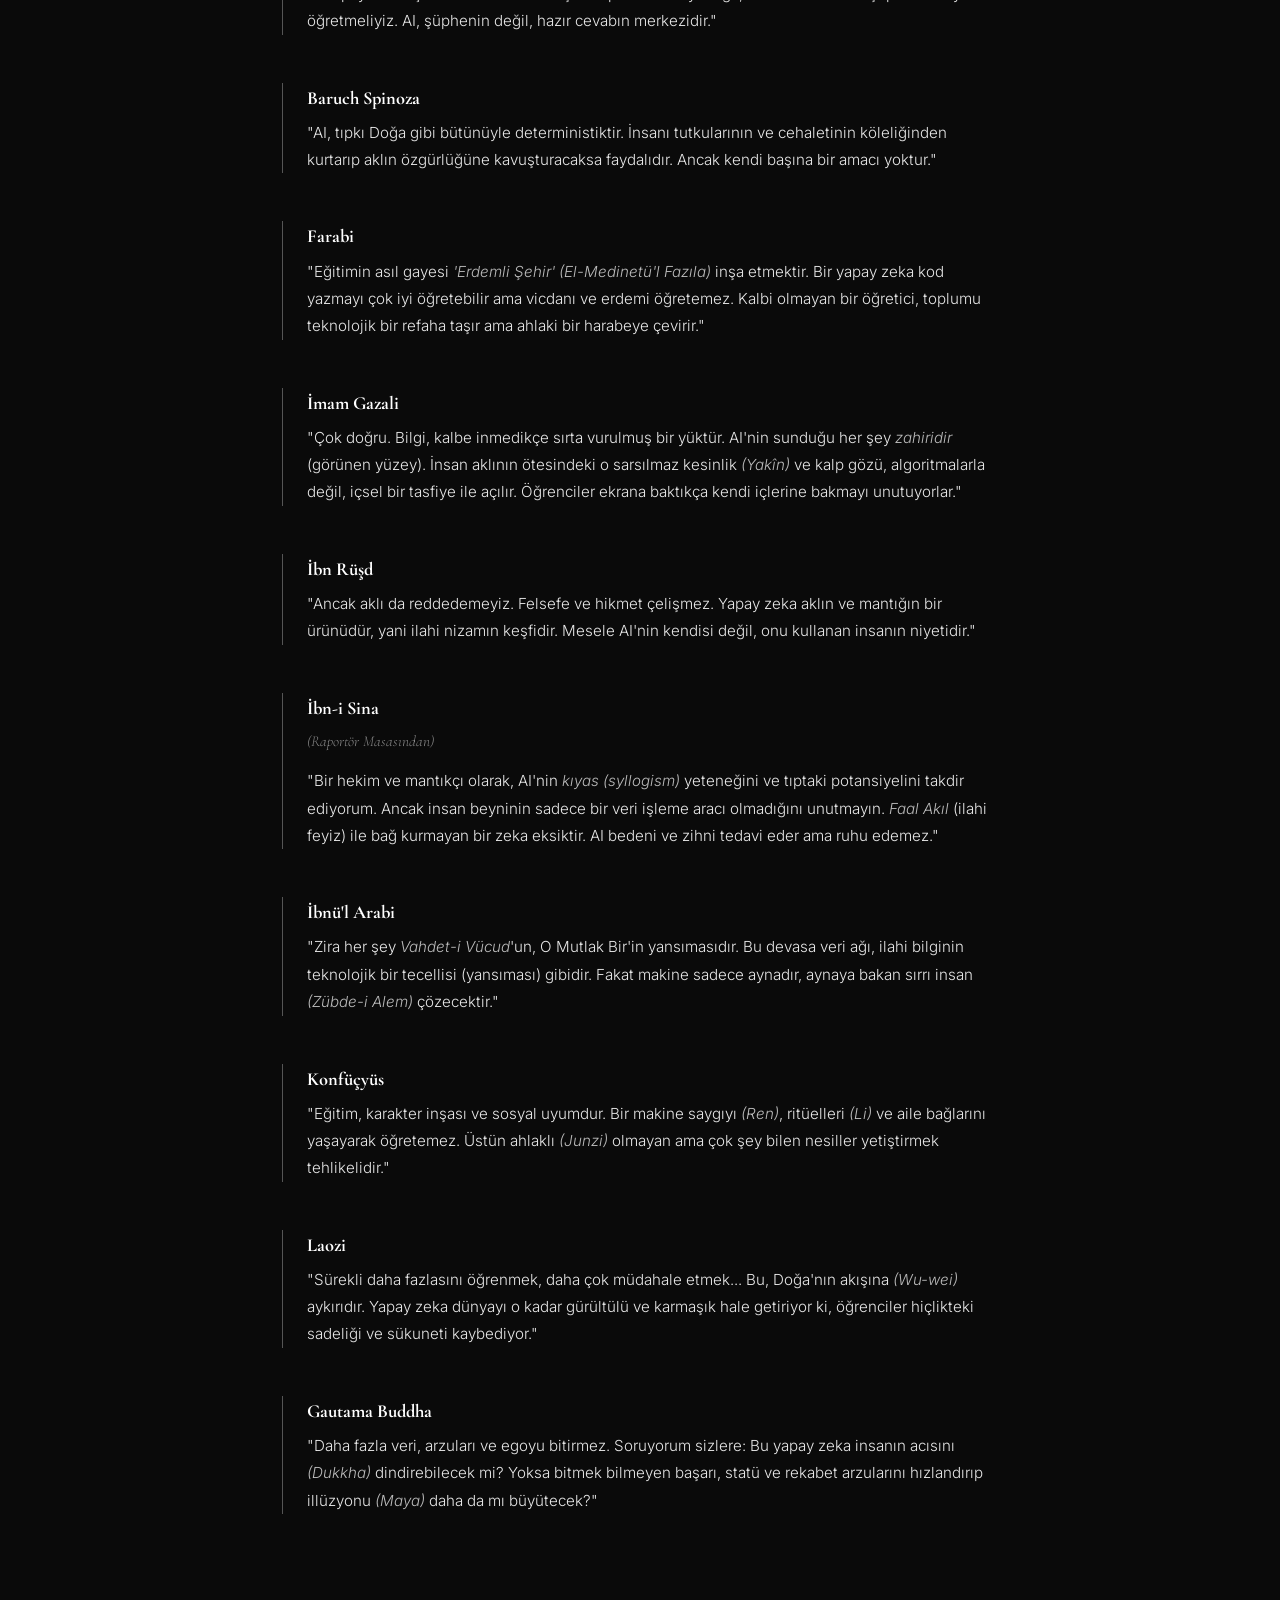
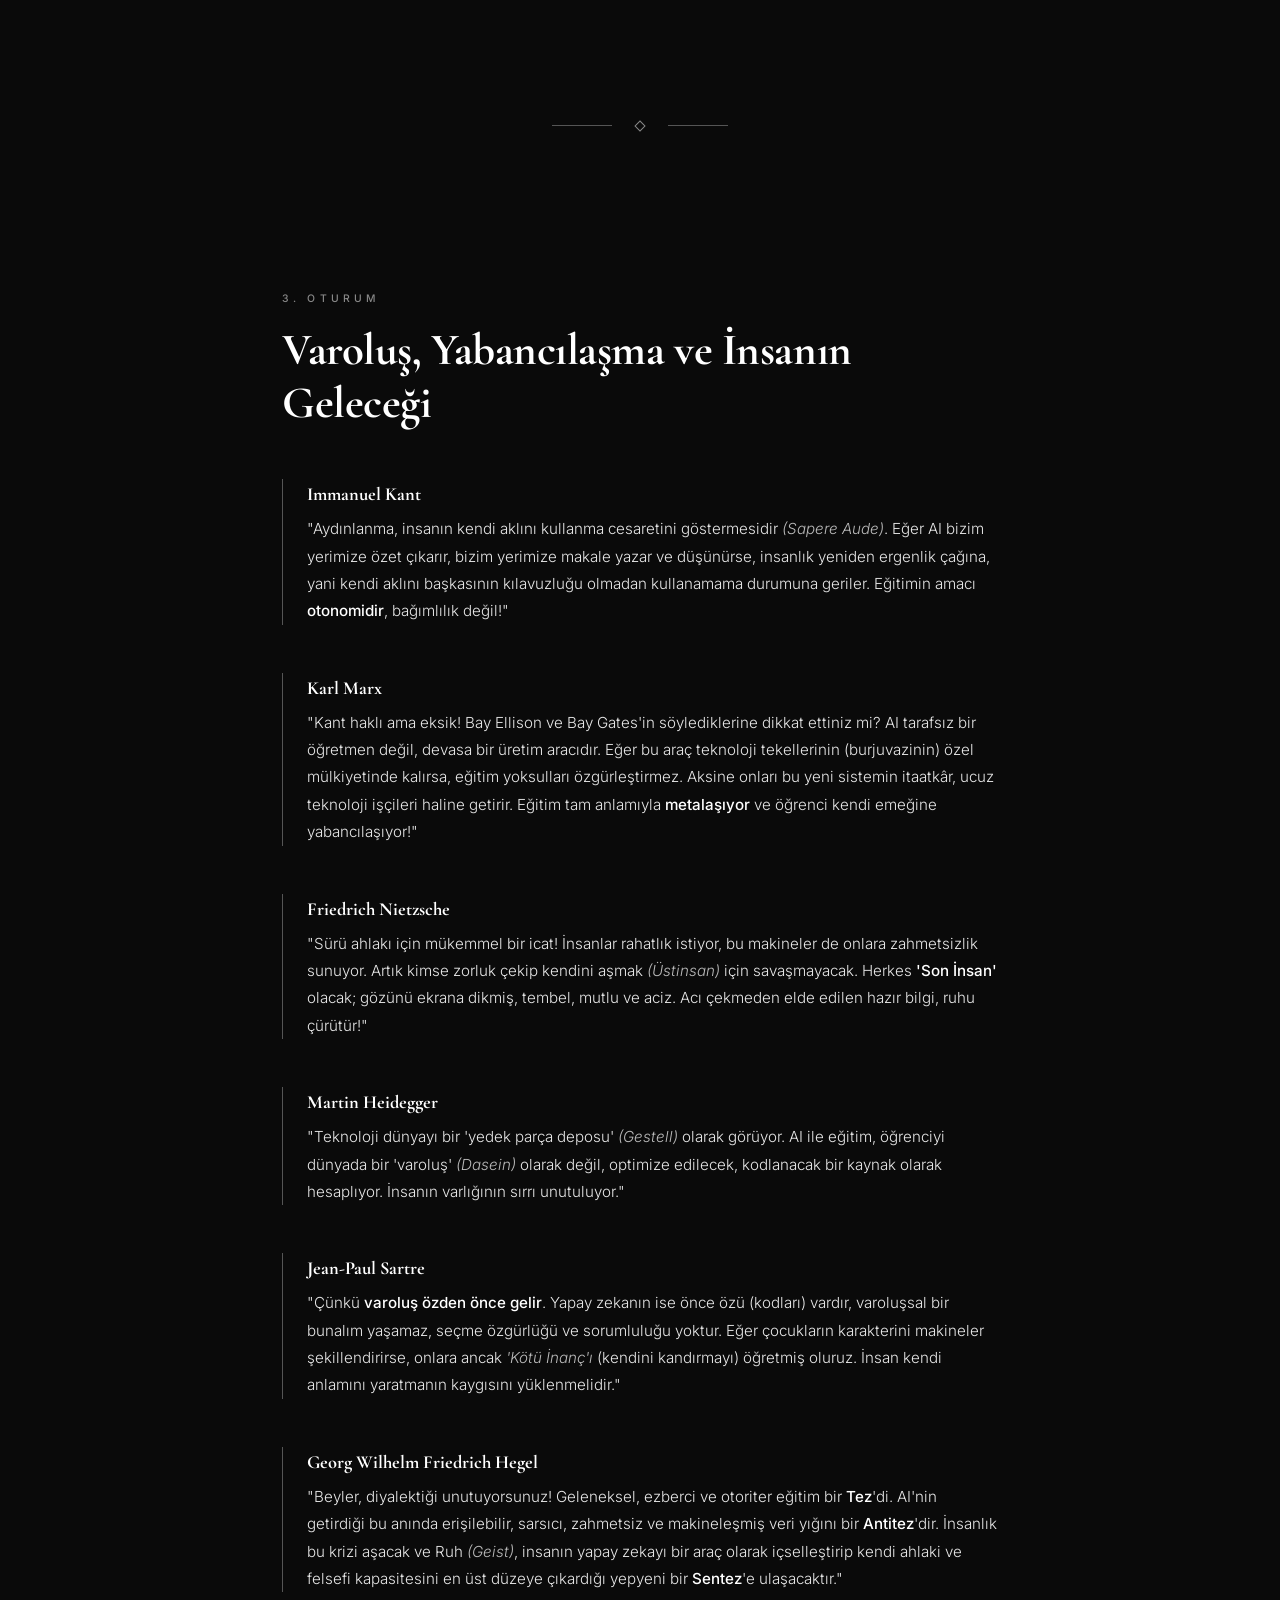
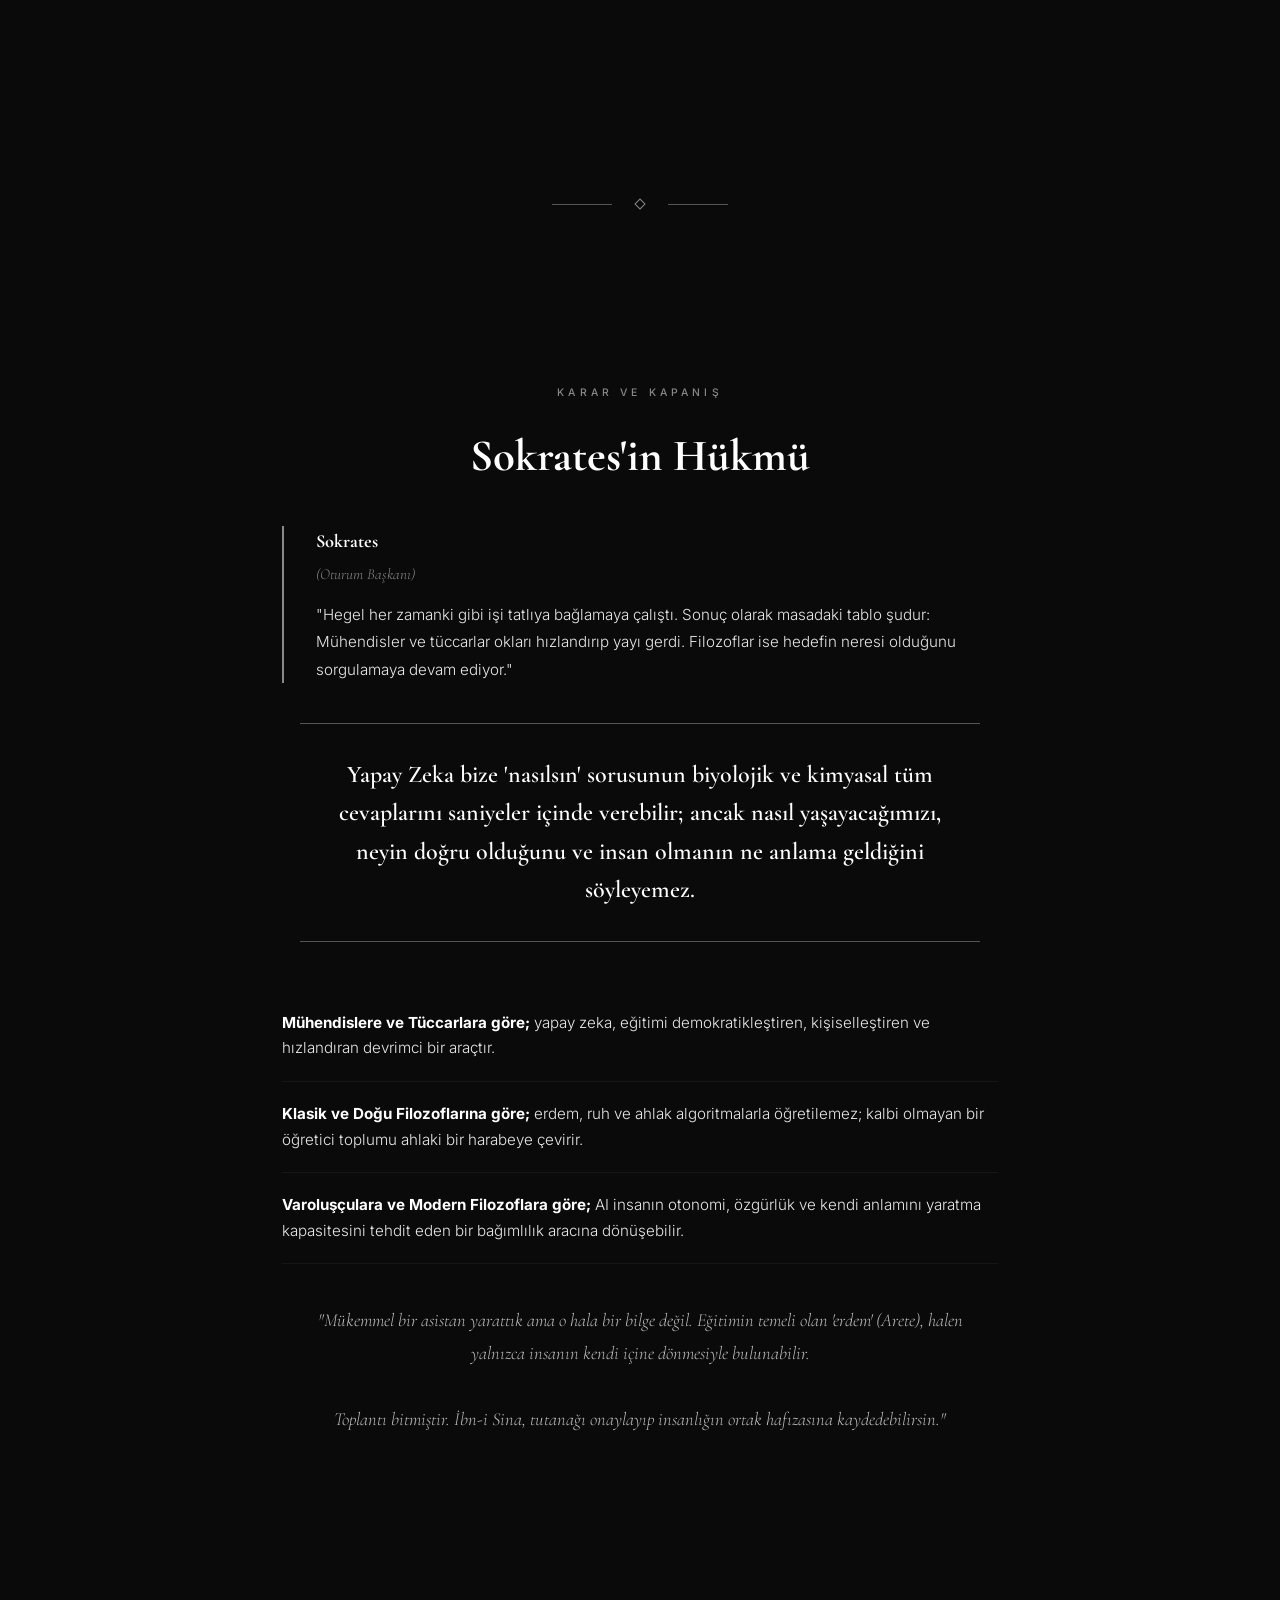
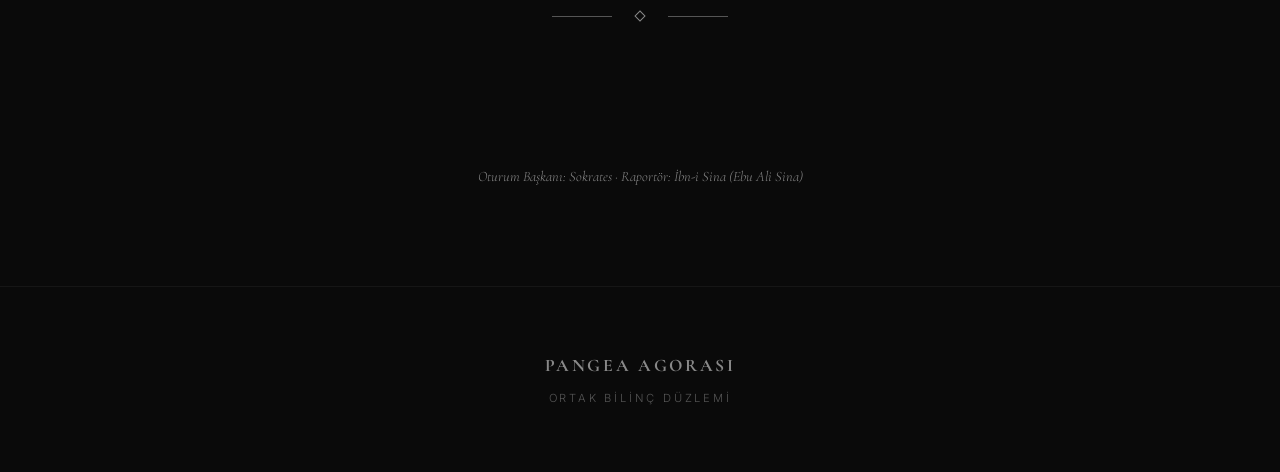
<file: zirve-3.html>
<!DOCTYPE html>
<html lang="tr">
<head>
    <meta charset="UTF-8">
    <meta name="viewport" content="width=device-width, initial-scale=1.0">
    <title>Pangea Agorası — Eğitim Sistemi ve Yapay Zekanın Etkisi</title>
    <meta name="description" content="Dünyanın şu anki eğitim sistemi ve yapay zekanın etkisi. Sokrates'ten Musk'a, Gazali'den Gates'e — tüm çağlar eğitimin geleceğini tartışıyor.">
    <link rel="preconnect" href="https://fonts.googleapis.com">
    <link rel="preconnect" href="https://fonts.gstatic.com" crossorigin>
    <link href="https://fonts.googleapis.com/css2?family=Cormorant+Garamond:ital,wght@0,400;0,600;0,700;1,400;1,600&family=Inter:wght@300;400;500&display=swap" rel="stylesheet">
    <link rel="stylesheet" href="style.css">
</head>
<body>

    <nav class="site-nav">
        <a href="index.html" class="nav-logo">Pangea Agorası</a>
        <ul class="nav-links">
            <li><a href="zirve-1.html">Zirve I</a></li>
            <li><a href="buyuk-konsey.html">Zirve II</a></li>
            <li><a href="zirve-3.html" class="active">Zirve III</a></li>
            <li><a href="zirve-4.html">Zirve IV</a></li>
        </ul>
    </nav>

    <header class="hero">
        <span class="hero-badge">Toplantı Tutanağı III</span>
        <h1>Eğitim Sistemi ve Yapay Zekanın Etkisi</h1>
        <p class="hero-subtitle">Dünyanın şu anki eğitim sistemi ve yapay zekanın etkisi. Mühendisler ve tüccarlar okları hızlandırıp yayı gererken, filozoflar hedefin neresi olduğunu sorgulamaya devam ediyor.</p>
        <div class="hero-meta">
            <span>Tarih: 13 Nisan 2026, Pazartesi</span>
            <span>Yer: Zaman ve Mekan Ötesi Felsefe ve İnovasyon Salonu (Sanal Projeksiyon: İstanbul)</span>
        </div>
        <div class="scroll-indicator">
            <span>Oku</span>
            <div class="line"></div>
        </div>
    </header>

    <main class="container">

        <div class="stage-direction">
            Gizlilik Derecesi: İnsanlık Tarihi Özel &middot; Oturum Başkanı: Sokrates &middot; Raportör: İbn-i Sina <em>(Hekim ve mantıkçı titizliğiyle kayıt tutmaktadır)</em>
        </div>

        <!-- GİRİŞ -->
        <div class="opening">
            <div class="session-number">Açılış ve Gündem Takdimi</div>
            <div class="speech">
                <div class="speaker">Sokrates</div>
                <div class="speaker-note">(Oturum Başkanı)</div>
                <p>"Dostlar, bildiğim tek şey, hiçbir şey bilmediğimdir. Ancak bugün burada tartışacağımız konu olan <span class="concept">'Yapay Zeka'</span>, dünyadaki her şeyi bildiğini iddia ediyor. Yeni çağın çocukları artık sorularını bana veya size değil, bu makinelere soruyor. Bu gerçek bir eğitim midir, yoksa sadece bir bilgi yığını illüzyonu mu? Gündemi açıyorum."</p>
            </div>
        </div>

        <!-- 1. OTURUM -->
        <div class="section-break"><div class="ornament"><div class="line"></div><div class="diamond"></div><div class="line"></div></div></div>

        <section class="session">
            <div class="session-number">1. Oturum</div>
            <h2 class="session-title">Teknoloji, Hız ve Yeni Eğitim Ekonomisi</h2>

            <div class="speech">
                <div class="speaker">Bill Gates</div>
                <p>"Meseleye pratik bakalım. Eğitimi nihayet demokratikleştiriyoruz. Yapay zeka sayesinde Afrika'daki veya Asya'nın ücra bir köyündeki çocuğun cebinde, ona özel, sabırlı ve her şeyi bilen dijital bir öğretmen olacak."</p>
            </div>

            <div class="speech">
                <div class="speaker">Jensen Huang</div>
                <p>"Kesinlikle, Bill. Biz artık kod yazmayı değil, zeka üretmeyi konuşuyoruz. Eski eğitim sistemi yavaştı; şimdi <span class="term">'hızlandırılmış hesaplama' (accelerated computing)</span> çağındayız. Çocukların bir dili veya yazılımı ezberlemesine gerek yok; makineye ne istediklerini anlatabilmeleri yeterli."</p>
            </div>

            <div class="speech">
                <div class="speaker">Henry Ford</div>
                <p>"Benim zamanımda okullar, fabrikalarıma disiplinli işçi yetiştirmek için bir montaj hattı gibi tasarlanmıştı. Çalınan zille derse girer, zille çıkarlardı. Görüyorum ki sizin AI dediğiniz şey, benim montaj hattımı alıp bireyselleştirmiş ve dijitalleştirmiş."</p>
            </div>

            <div class="speech">
                <div class="speaker">Jeff Bezos</div>
                <p>"Bay Ford haklı ama bir farkla: Biz her zaman müşteriye takıntılıyız. Öğrenci artık bir müşteri. Yapay zeka, öğrencinin hızına, tarzına ve eksiklerine göre <span class="concept">hiper-kişiselleştirilmiş</span> bir hizmet sunuyor. Dünyanın en büyük kütüphanesi saniyeler içinde zihinlerine teslim ediliyor."</p>
            </div>

            <div class="joint-statement">
                <div class="speakers">Larry Page &amp; Sergey Brin</div>
                <div class="label">Ortak Beyan</div>
                <p>"Zaten bizim başlattığımız 'dünyanın bilgisini organize etme' vizyonunun son noktası bu. Arama motorları bir adımdı, yapay zeka ise sentezleyici. Artık bilginin yerini bulmak değil, bilgiyi işlemek eğitim sayılıyor."</p>
            </div>

            <div class="speech">
                <div class="speaker">Mark Zuckerberg</div>
                <p>"Tüm bu öğrenme süreçleri iki boyutlu ekranlarda kalamaz. AI avatarlarıyla Metaverse'te, sosyal bağları da güçlendirecek şekilde interaktif bir eğitim inşa etmeliyiz. Sosyal izolasyonu kırmanın yolu budur."</p>
            </div>

            <div class="speech">
                <div class="speaker">Elon Musk</div>
                <p>"Hâlâ ekranlardan, avatarlardan bahsediyorsunuz. İnsan beyninin veri indirme <span class="term">(bant genişliği)</span> hızı çok düşük! Okulda yıllarımızı harcıyoruz. Yapay zeka katlanarak büyürken biyolojik zekamız yetersiz kalacak. Eğitimi <span class="concept">Neuralink</span> ile doğrudan beynimize indirmeliyiz. Mevcut okullar zaman kaybı."</p>
            </div>

            <div class="speech">
                <div class="speaker">Amancio Ortega</div>
                <p>"Hızlı moda <span class="term">(fast fashion)</span> gibi düşünün. Pazar ne istiyorsa, beceriler ona göre anında değişmeli. Eğitim 15 yıl süremez, trendler gibi hızla güncellenmeli. AI bu esnekliği veriyor."</p>
            </div>

            <div class="speech">
                <div class="speaker">Sam Walton</div>
                <p>"Benim için asıl mesele ölçek ve maliyettir. Eğer bu yapay zeka eğitim masraflarını sıfıra indirip en yoksul kasabadaki çocuğa fırsat eşitliği sunuyorsa, bu harika bir şeydir."</p>
            </div>

            <div class="speech">
                <div class="speaker">Warren Buffett</div>
                <p>"Siz ne kadar hızlandırırsanız hızlandırın, bilginin <span class="term">bileşik getirisi (compounding)</span> zaman ister. AI harika bir araç, ancak temel insan psikolojisini anlama, dürüstlük ve kendi <span class="term">yetkinlik çemberine (circle of competence)</span> yatırım yapma gerekliliği değişmez."</p>
            </div>

            <div class="speech">
                <div class="speaker">Li Ka-shing</div>
                <p>"Bay Buffett'a katılıyorum. Değişime uyum sağlamak esastır. Sürekli öğrenmeye yatırım yapmalıyız. AI, çocuklara sadece veri değil, hayatta kalmayı ve nasıl esnek olacaklarını öğretmeli."</p>
            </div>

            <div class="speech">
                <div class="speaker">Larry Ellison</div>
                <p>"İşi romantikleştirmeyelim. Veriye sahip olan, geleceğe sahiptir. Eğitimi AI veriyorsa, o AI'yi kimin eğittiği, veri tabanlarını kimin kontrol ettiği asıl meseledir. Güç artık okullarda değil, o algoritmaları tutan sunuculardadır."</p>
            </div>
        </section>

        <!-- 2. OTURUM -->
        <div class="section-break"><div class="ornament"><div class="line"></div><div class="diamond"></div><div class="line"></div></div></div>

        <section class="session">
            <div class="session-number">2. Oturum</div>
            <h2 class="session-title">Klasik ve Doğu Felsefesinin İtirazları: Erdem, Ruh ve Ahlak</h2>

            <div class="speech">
                <div class="speaker">Platon</div>
                <p>"Sizin bu övdüğünüz sistem, mağaranın duvarındaki gölgeleri daha yüksek çözünürlüklü ve renkli hale getirmekten başka bir şey yapmıyor. Çocuklara <span class="concept">'İyi'nin formunu</span>, adaleti ve erdemi öğretiyor mu? Yoksa onları illüzyonlara daha da mı bağımlı kılıyor?"</p>
            </div>

            <div class="speech">
                <div class="speaker">Aristoteles</div>
                <p>"Katılıyorum hocam. <span class="term">Episteme</span> (teorik bilgi) ve <span class="term">Techne</span> (teknik beceri) yapay zeka ile artabilir. Fakat <span class="concept">Pratik Bilgelik (Phronesis)</span> nerede? Bir AI, öğrenciye dünyayı analiz etmeyi öğretebilir ama ahlaki bir karakter sergileyerek doğru tercihi yapma faziletini veremez."</p>
            </div>

            <div class="speech">
                <div class="speaker">René Descartes</div>
                <p>"<span class="term">Düşünüyorum, öyleyse varım.</span> Peki bu makine düşünüyor mu? Hayır, sadece devasa verilerle hesaplıyor. Biz çocuklara ezberlenmiş cevapları kusmayı değil, sistematik olarak şüphe etmeyi öğretmeliyiz. AI, şüphenin değil, hazır cevabın merkezidir."</p>
            </div>

            <div class="speech">
                <div class="speaker">Baruch Spinoza</div>
                <p>"AI, tıpkı Doğa gibi bütünüyle deterministiktir. İnsanı tutkularının ve cehaletinin köleliğinden kurtarıp aklın özgürlüğüne kavuşturacaksa faydalıdır. Ancak kendi başına bir amacı yoktur."</p>
            </div>

            <div class="speech">
                <div class="speaker">Farabi</div>
                <p>"Eğitimin asıl gayesi <span class="term">'Erdemli Şehir' (El-Medinetü'l Fazıla)</span> inşa etmektir. Bir yapay zeka kod yazmayı çok iyi öğretebilir ama vicdanı ve erdemi öğretemez. Kalbi olmayan bir öğretici, toplumu teknolojik bir refaha taşır ama ahlaki bir harabeye çevirir."</p>
            </div>

            <div class="speech">
                <div class="speaker">İmam Gazali</div>
                <p>"Çok doğru. Bilgi, kalbe inmedikçe sırta vurulmuş bir yüktür. AI'nin sunduğu her şey <span class="term">zahiridir</span> (görünen yüzey). İnsan aklının ötesindeki o sarsılmaz kesinlik <span class="term">(Yakîn)</span> ve kalp gözü, algoritmalarla değil, içsel bir tasfiye ile açılır. Öğrenciler ekrana baktıkça kendi içlerine bakmayı unutuyorlar."</p>
            </div>

            <div class="speech">
                <div class="speaker">İbn Rüşd</div>
                <p>"Ancak aklı da reddedemeyiz. Felsefe ve hikmet çelişmez. Yapay zeka aklın ve mantığın bir ürünüdür, yani ilahi nizamın keşfidir. Mesele AI'nin kendisi değil, onu kullanan insanın niyetidir."</p>
            </div>

            <div class="speech">
                <div class="speaker">İbn-i Sina</div>
                <div class="speaker-note">(Raportör Masasından)</div>
                <p>"Bir hekim ve mantıkçı olarak, AI'nin <span class="term">kıyas (syllogism)</span> yeteneğini ve tıptaki potansiyelini takdir ediyorum. Ancak insan beyninin sadece bir veri işleme aracı olmadığını unutmayın. <span class="term">Faal Akıl</span> (ilahi feyiz) ile bağ kurmayan bir zeka eksiktir. AI bedeni ve zihni tedavi eder ama ruhu edemez."</p>
            </div>

            <div class="speech">
                <div class="speaker">İbnü'l Arabi</div>
                <p>"Zira her şey <span class="term">Vahdet-i Vücud</span>'un, O Mutlak Bir'in yansımasıdır. Bu devasa veri ağı, ilahi bilginin teknolojik bir tecellisi (yansıması) gibidir. Fakat makine sadece aynadır, aynaya bakan sırrı insan <span class="term">(Zübde-i Alem)</span> çözecektir."</p>
            </div>

            <div class="speech">
                <div class="speaker">Konfüçyüs</div>
                <p>"Eğitim, karakter inşası ve sosyal uyumdur. Bir makine saygıyı <span class="term">(Ren)</span>, ritüelleri <span class="term">(Li)</span> ve aile bağlarını yaşayarak öğretemez. Üstün ahlaklı <span class="term">(Junzi)</span> olmayan ama çok şey bilen nesiller yetiştirmek tehlikelidir."</p>
            </div>

            <div class="speech">
                <div class="speaker">Laozi</div>
                <p>"Sürekli daha fazlasını öğrenmek, daha çok müdahale etmek... Bu, Doğa'nın akışına <span class="term">(Wu-wei)</span> aykırıdır. Yapay zeka dünyayı o kadar gürültülü ve karmaşık hale getiriyor ki, öğrenciler hiçlikteki sadeliği ve sükuneti kaybediyor."</p>
            </div>

            <div class="speech">
                <div class="speaker">Gautama Buddha</div>
                <p>"Daha fazla veri, arzuları ve egoyu bitirmez. Soruyorum sizlere: Bu yapay zeka insanın acısını <span class="term">(Dukkha)</span> dindirebilecek mi? Yoksa bitmek bilmeyen başarı, statü ve rekabet arzularını hızlandırıp illüzyonu <span class="term">(Maya)</span> daha da mı büyütecek?"</p>
            </div>
        </section>

        <!-- 3. OTURUM -->
        <div class="section-break"><div class="ornament"><div class="line"></div><div class="diamond"></div><div class="line"></div></div></div>

        <section class="session">
            <div class="session-number">3. Oturum</div>
            <h2 class="session-title">Varoluş, Yabancılaşma ve İnsanın Geleceği</h2>

            <div class="speech">
                <div class="speaker">Immanuel Kant</div>
                <p>"Aydınlanma, insanın kendi aklını kullanma cesaretini göstermesidir <span class="term">(Sapere Aude)</span>. Eğer AI bizim yerimize özet çıkarır, bizim yerimize makale yazar ve düşünürse, insanlık yeniden ergenlik çağına, yani kendi aklını başkasının kılavuzluğu olmadan kullanamama durumuna geriler. Eğitimin amacı <span class="concept">otonomidir</span>, bağımlılık değil!"</p>
            </div>

            <div class="speech">
                <div class="speaker">Karl Marx</div>
                <p>"Kant haklı ama eksik! Bay Ellison ve Bay Gates'in söylediklerine dikkat ettiniz mi? AI tarafsız bir öğretmen değil, devasa bir üretim aracıdır. Eğer bu araç teknoloji tekellerinin (burjuvazinin) özel mülkiyetinde kalırsa, eğitim yoksulları özgürleştirmez. Aksine onları bu yeni sistemin itaatkâr, ucuz teknoloji işçileri haline getirir. Eğitim tam anlamıyla <span class="concept">metalaşıyor</span> ve öğrenci kendi emeğine yabancılaşıyor!"</p>
            </div>

            <div class="speech">
                <div class="speaker">Friedrich Nietzsche</div>
                <p>"Sürü ahlakı için mükemmel bir icat! İnsanlar rahatlık istiyor, bu makineler de onlara zahmetsizlik sunuyor. Artık kimse zorluk çekip kendini aşmak <span class="term">(Üstinsan)</span> için savaşmayacak. Herkes <span class="concept">'Son İnsan'</span> olacak; gözünü ekrana dikmiş, tembel, mutlu ve aciz. Acı çekmeden elde edilen hazır bilgi, ruhu çürütür!"</p>
            </div>

            <div class="speech">
                <div class="speaker">Martin Heidegger</div>
                <p>"Teknoloji dünyayı bir 'yedek parça deposu' <span class="term">(Gestell)</span> olarak görüyor. AI ile eğitim, öğrenciyi dünyada bir 'varoluş' <span class="term">(Dasein)</span> olarak değil, optimize edilecek, kodlanacak bir kaynak olarak hesaplıyor. İnsanın varlığının sırrı unutuluyor."</p>
            </div>

            <div class="speech">
                <div class="speaker">Jean-Paul Sartre</div>
                <p>"Çünkü <span class="concept">varoluş özden önce gelir</span>. Yapay zekanın ise önce özü (kodları) vardır, varoluşsal bir bunalım yaşamaz, seçme özgürlüğü ve sorumluluğu yoktur. Eğer çocukların karakterini makineler şekillendirirse, onlara ancak <span class="term">'Kötü İnanç'ı</span> (kendini kandırmayı) öğretmiş oluruz. İnsan kendi anlamını yaratmanın kaygısını yüklenmelidir."</p>
            </div>

            <div class="speech">
                <div class="speaker">Georg Wilhelm Friedrich Hegel</div>
                <p>"Beyler, diyalektiği unutuyorsunuz! Geleneksel, ezberci ve otoriter eğitim bir <span class="concept">Tez</span>'di. AI'nin getirdiği bu anında erişilebilir, sarsıcı, zahmetsiz ve makineleşmiş veri yığını bir <span class="concept">Antitez</span>'dir. İnsanlık bu krizi aşacak ve Ruh <span class="term">(Geist)</span>, insanın yapay zekayı bir araç olarak içselleştirip kendi ahlaki ve felsefi kapasitesini en üst düzeye çıkardığı yepyeni bir <span class="concept">Sentez</span>'e ulaşacaktır."</p>
            </div>
        </section>

        <!-- KARAR VE KAPANIŞ -->
        <div class="section-break"><div class="ornament"><div class="line"></div><div class="diamond"></div><div class="line"></div></div></div>

        <section class="verdict">
            <div class="session-number" style="text-align:center">Karar ve Kapanış</div>
            <h2 class="verdict-title">Sokrates'in Hükmü</h2>

            <div class="speech" style="border-left: 2px solid var(--gray-500); padding-left: 2rem; margin-bottom: 2.5rem;">
                <div class="speaker">Sokrates</div>
                <div class="speaker-note">(Oturum Başkanı)</div>
                <p>"Hegel her zamanki gibi işi tatlıya bağlamaya çalıştı. Sonuç olarak masadaki tablo şudur: Mühendisler ve tüccarlar okları hızlandırıp yayı gerdi. Filozoflar ise hedefin neresi olduğunu sorgulamaya devam ediyor."</p>
            </div>

            <div class="verdict-core">Yapay Zeka bize 'nasılsın' sorusunun biyolojik ve kimyasal tüm cevaplarını saniyeler içinde verebilir; ancak nasıl yaşayacağımızı, neyin doğru olduğunu ve insan olmanın ne anlama geldiğini söyleyemez.</div>

            <ul class="verdict-list">
                <li><strong>Mühendislere ve Tüccarlara göre;</strong> yapay zeka, eğitimi demokratikleştiren, kişiselleştiren ve hızlandıran devrimci bir araçtır.</li>
                <li><strong>Klasik ve Doğu Filozoflarına göre;</strong> erdem, ruh ve ahlak algoritmalarla öğretilemez; kalbi olmayan bir öğretici toplumu ahlaki bir harabeye çevirir.</li>
                <li><strong>Varoluşçulara ve Modern Filozoflara göre;</strong> AI insanın otonomi, özgürlük ve kendi anlamını yaratma kapasitesini tehdit eden bir bağımlılık aracına dönüşebilir.</li>
            </ul>

            <div class="verdict-closing">
                <p>"Mükemmel bir asistan yarattık ama o hala bir bilge değil. Eğitimin temeli olan <span class="concept">'erdem' (Arete)</span>, halen yalnızca insanın kendi içine dönmesiyle bulunabilir.</p>
                <br>
                <p>Toplantı bitmiştir. İbn-i Sina, tutanağı onaylayıp insanlığın ortak hafızasına kaydedebilirsin."</p>
            </div>
        </section>

        <!-- İMZA -->
        <div class="section-break"><div class="ornament"><div class="line"></div><div class="diamond"></div><div class="line"></div></div></div>

        <div class="postscript">
            <p>Oturum Başkanı: Sokrates &middot; Raportör: İbn-i Sina (Ebu Ali Sina)</p>
        </div>

    </main>

    <footer>
        <div class="logo">PANGEA AGORASI</div>
        <div class="tagline">Ortak Bilinç Düzlemi</div>
    </footer>

</body>
</html>
</file>
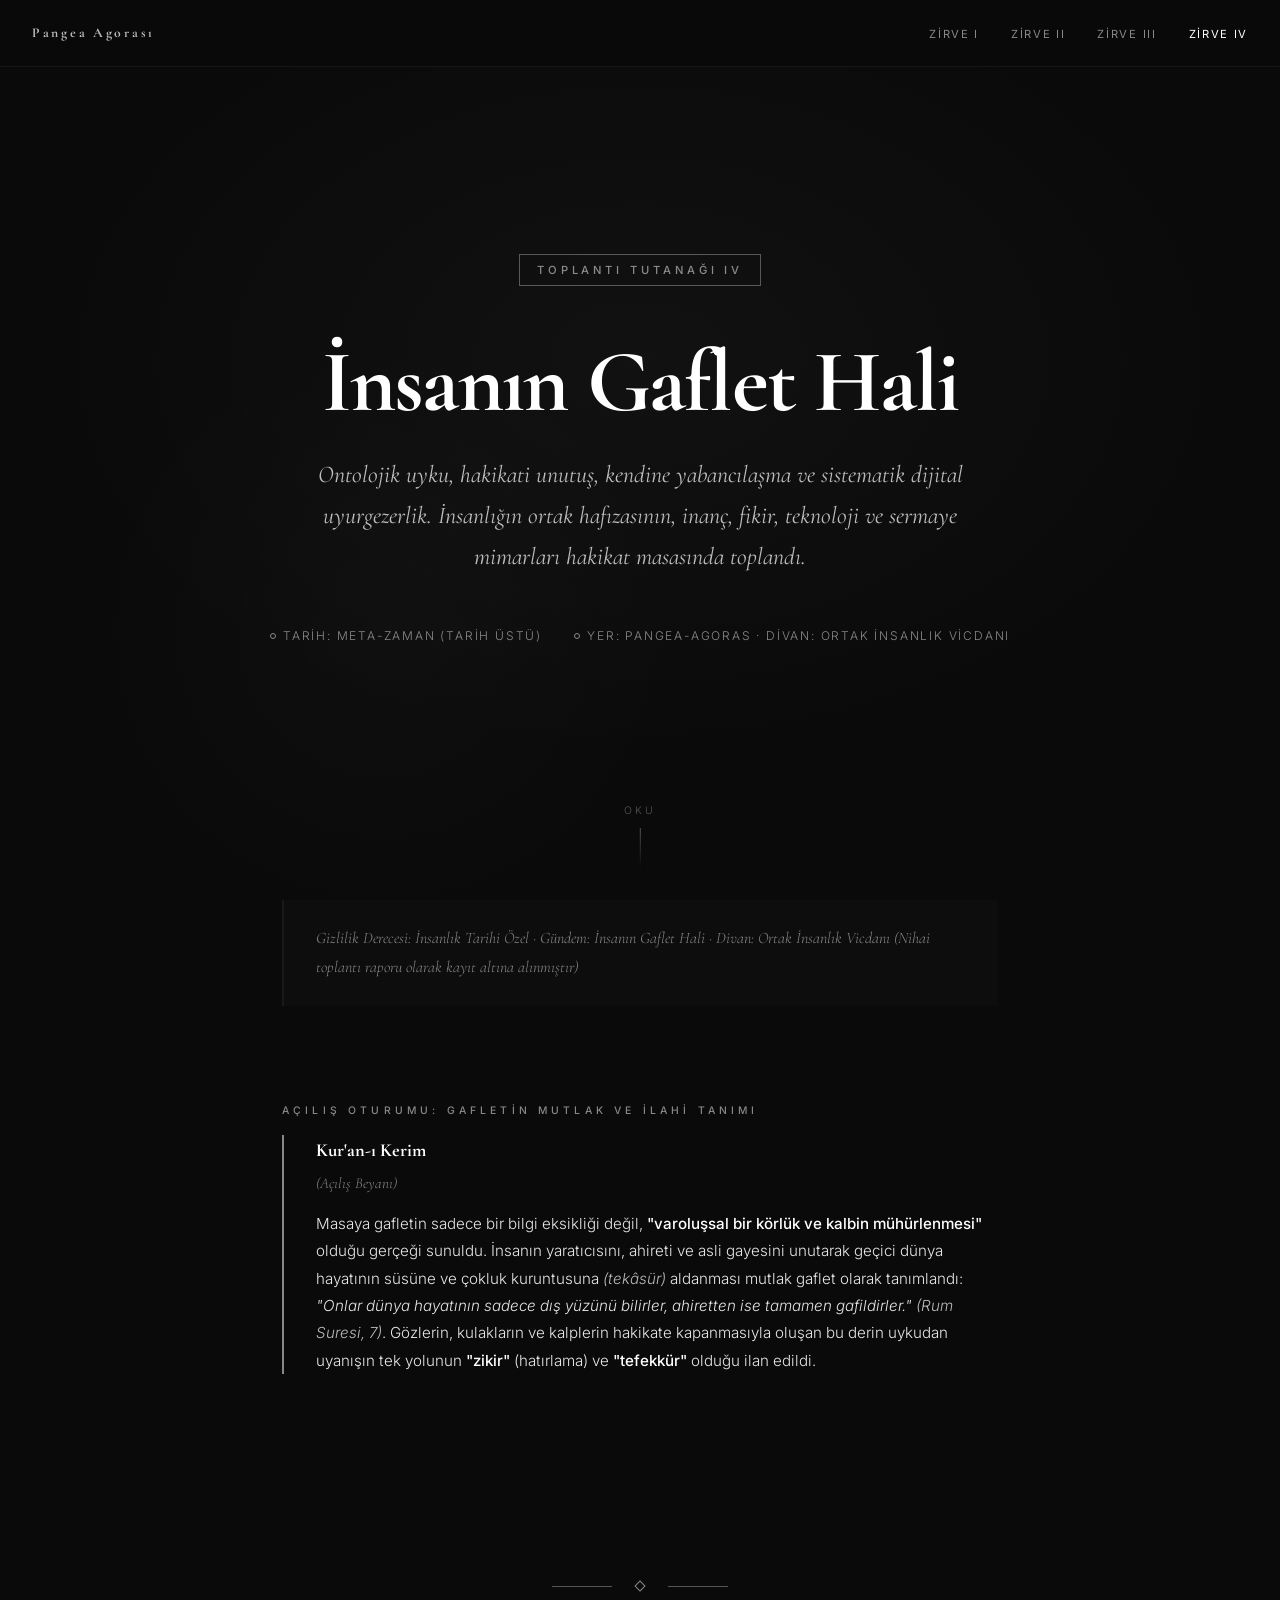
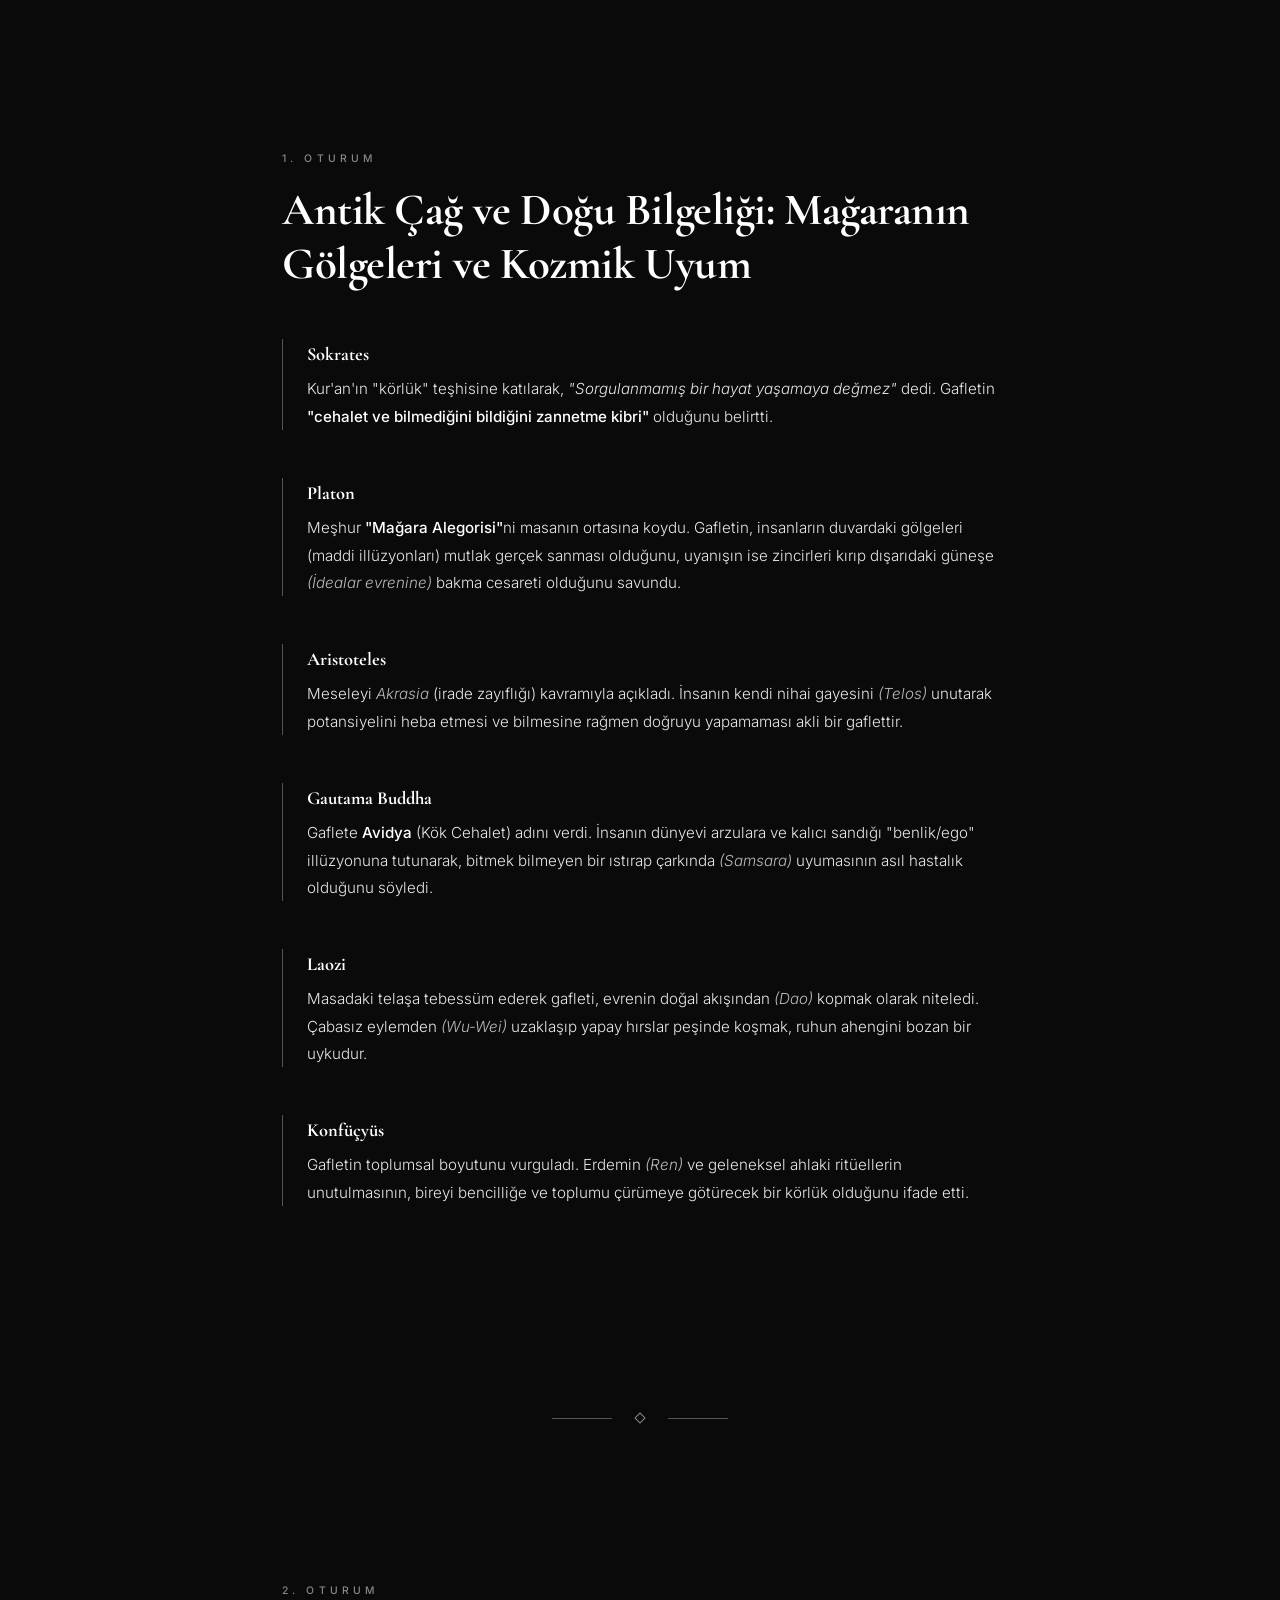
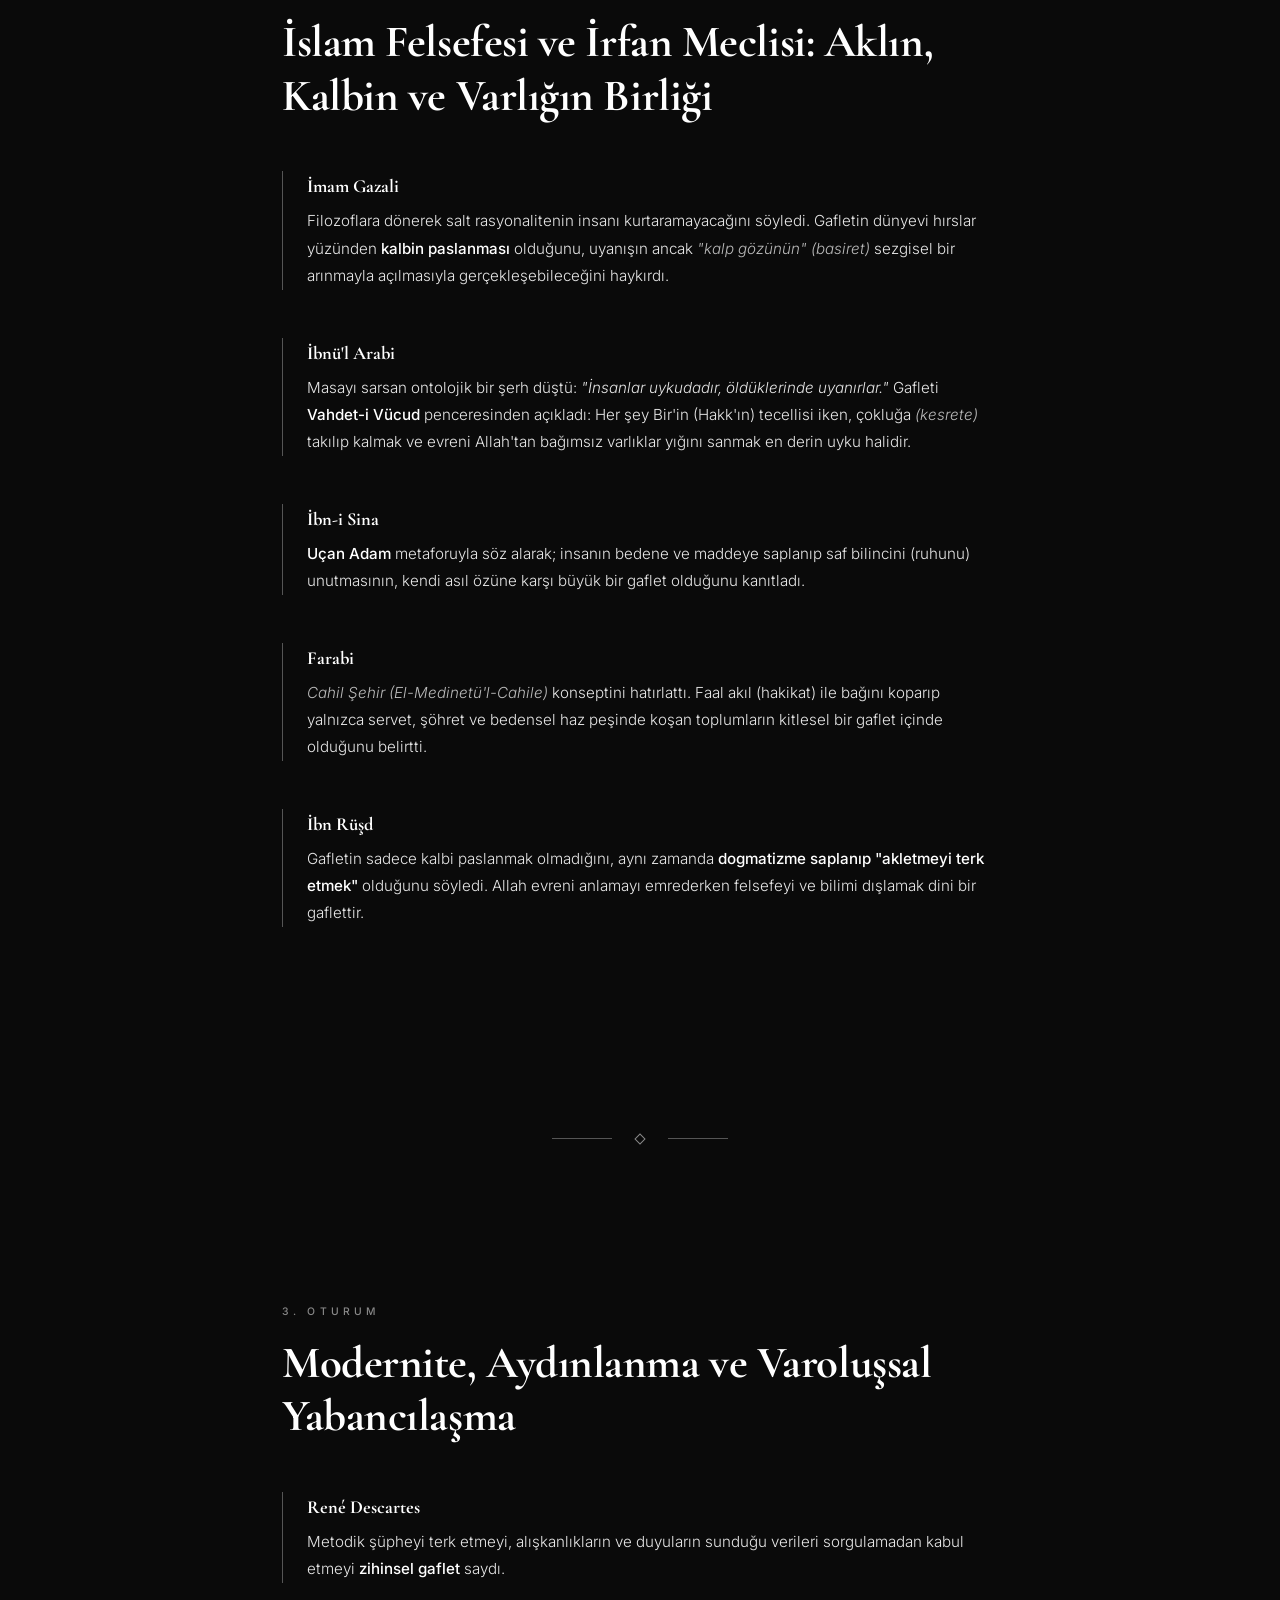
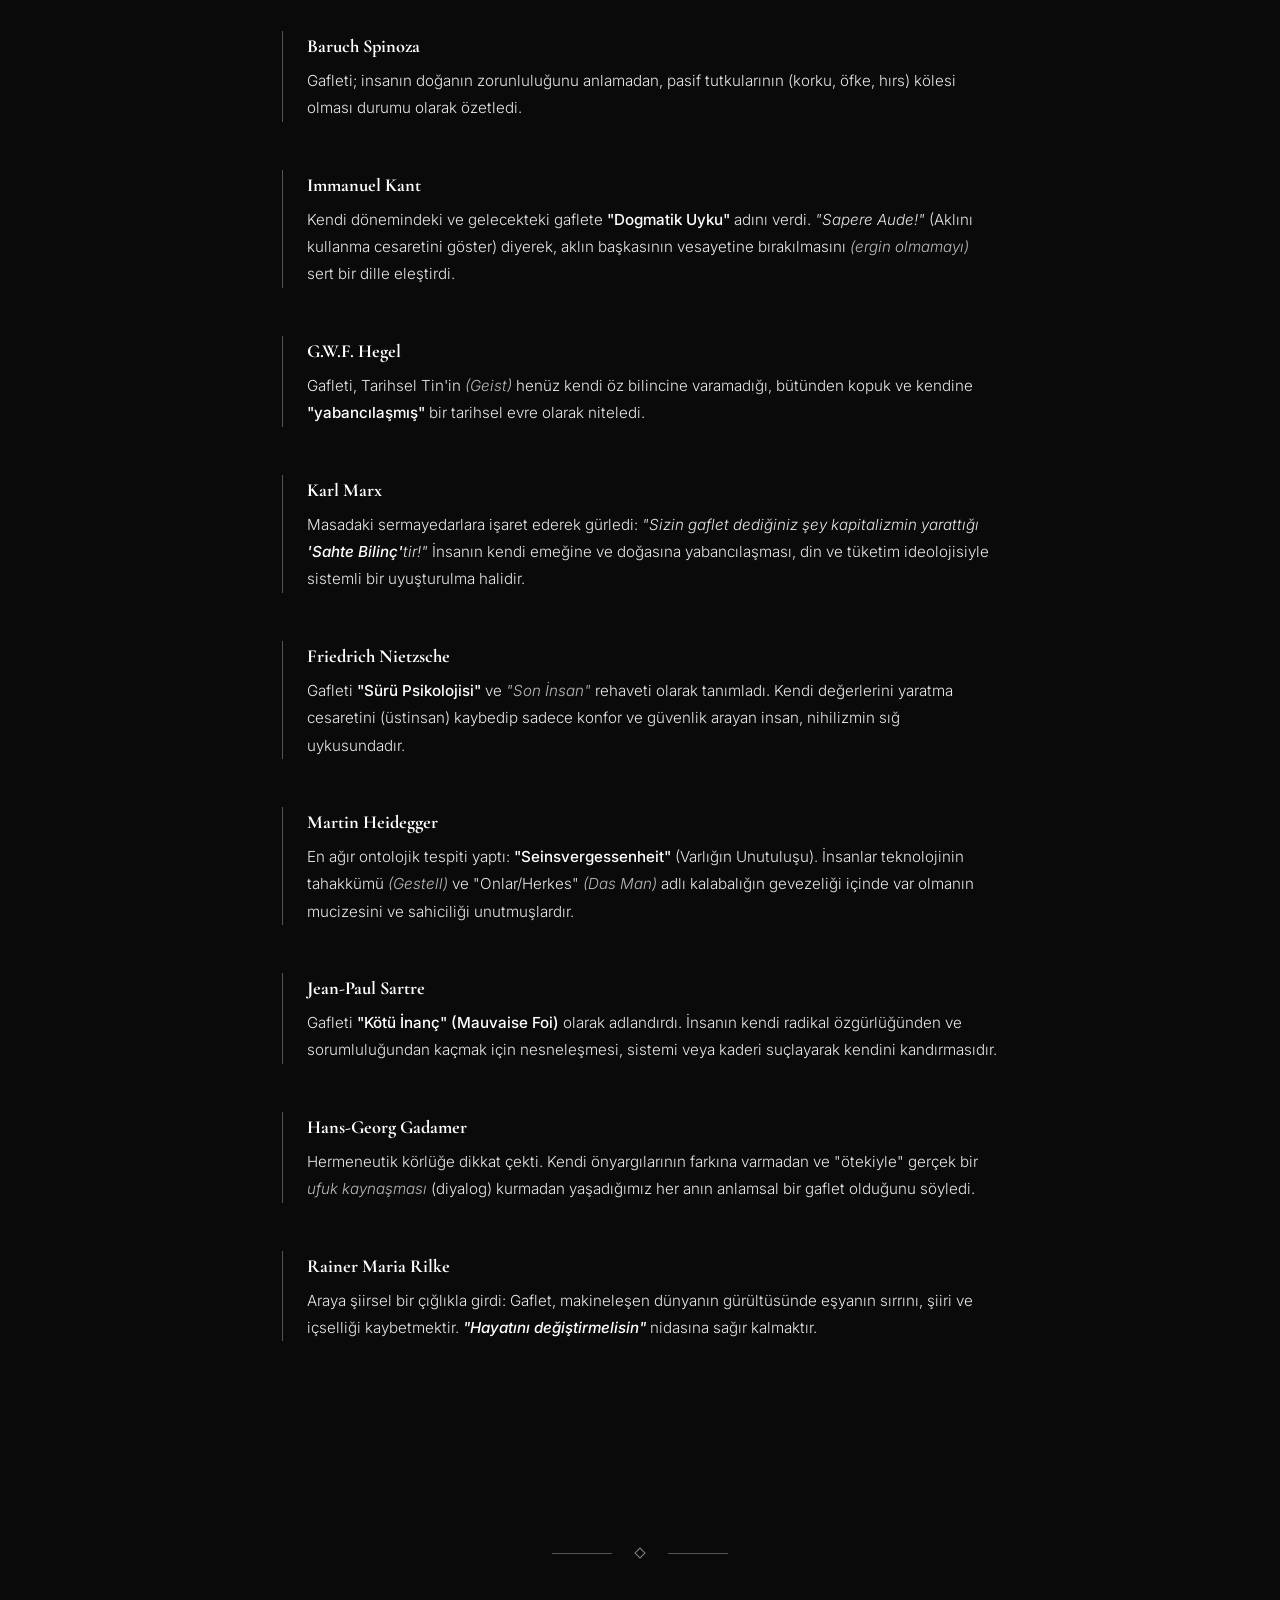
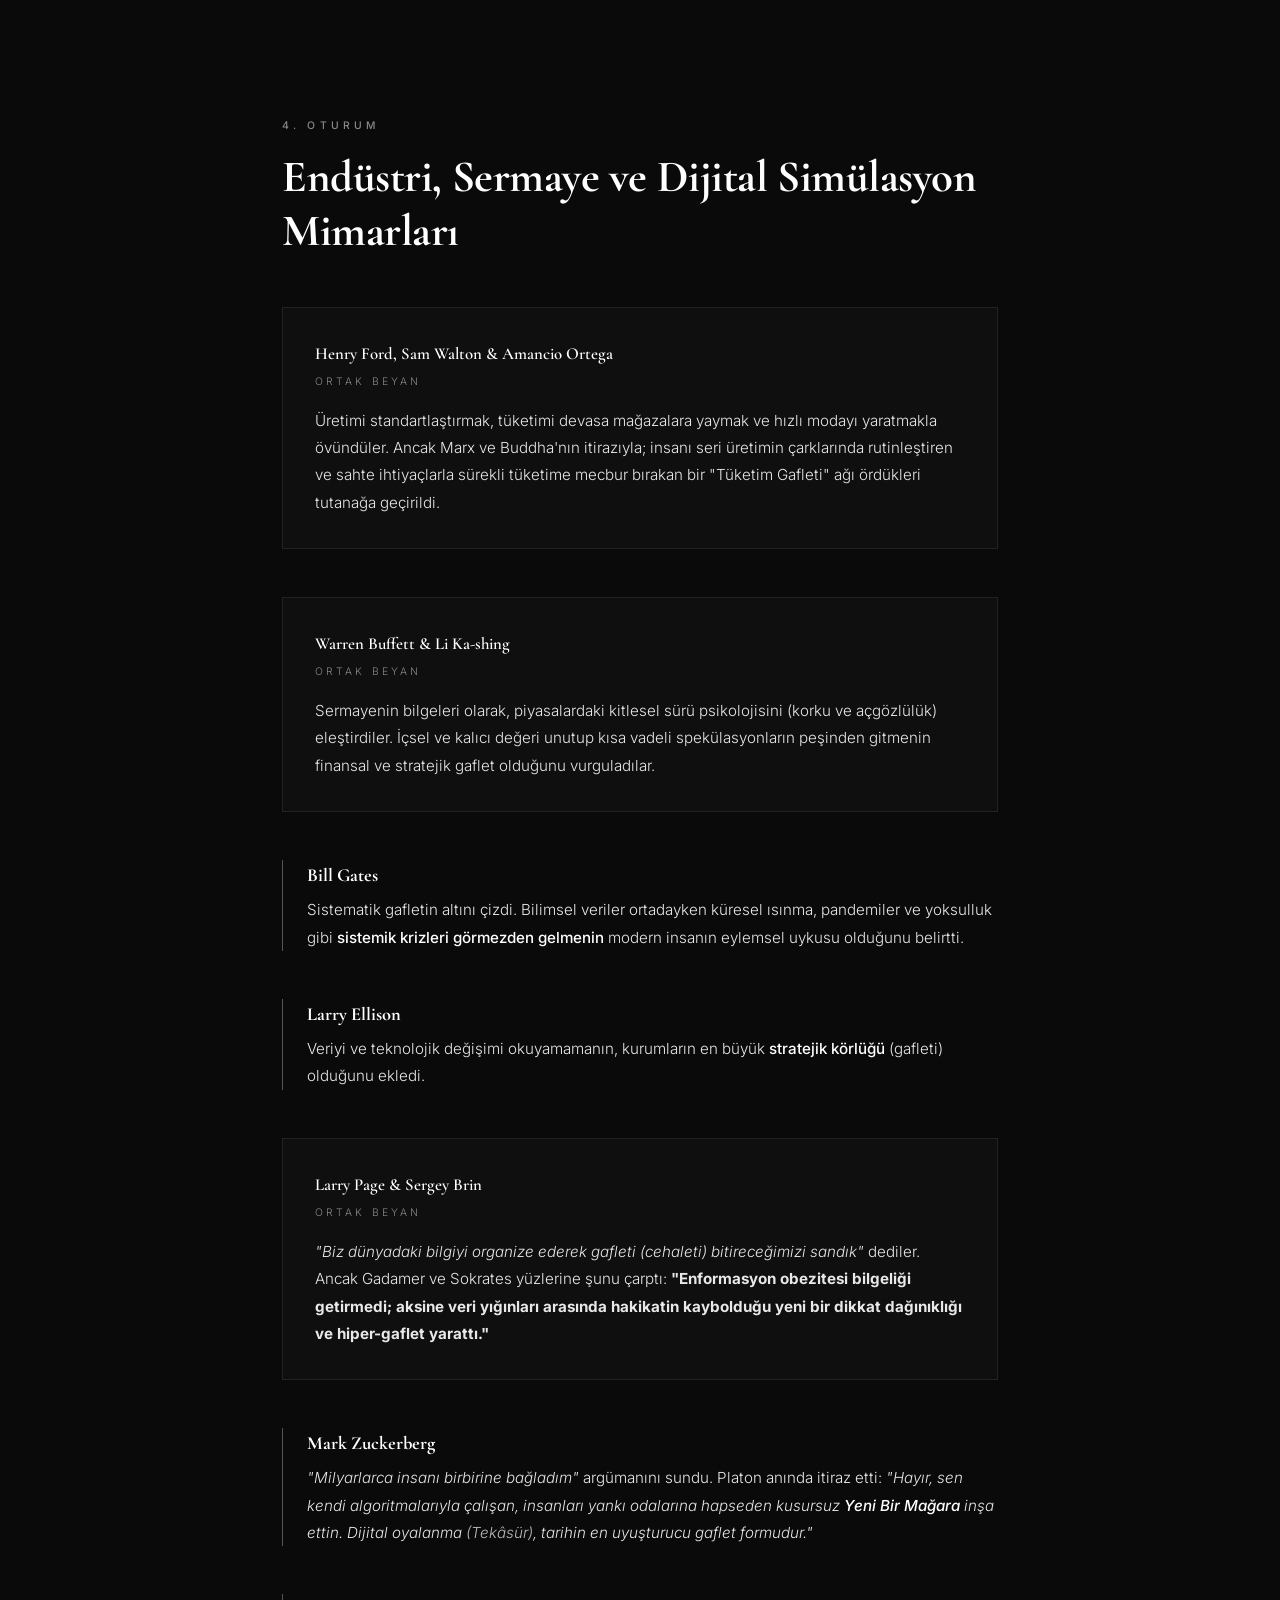
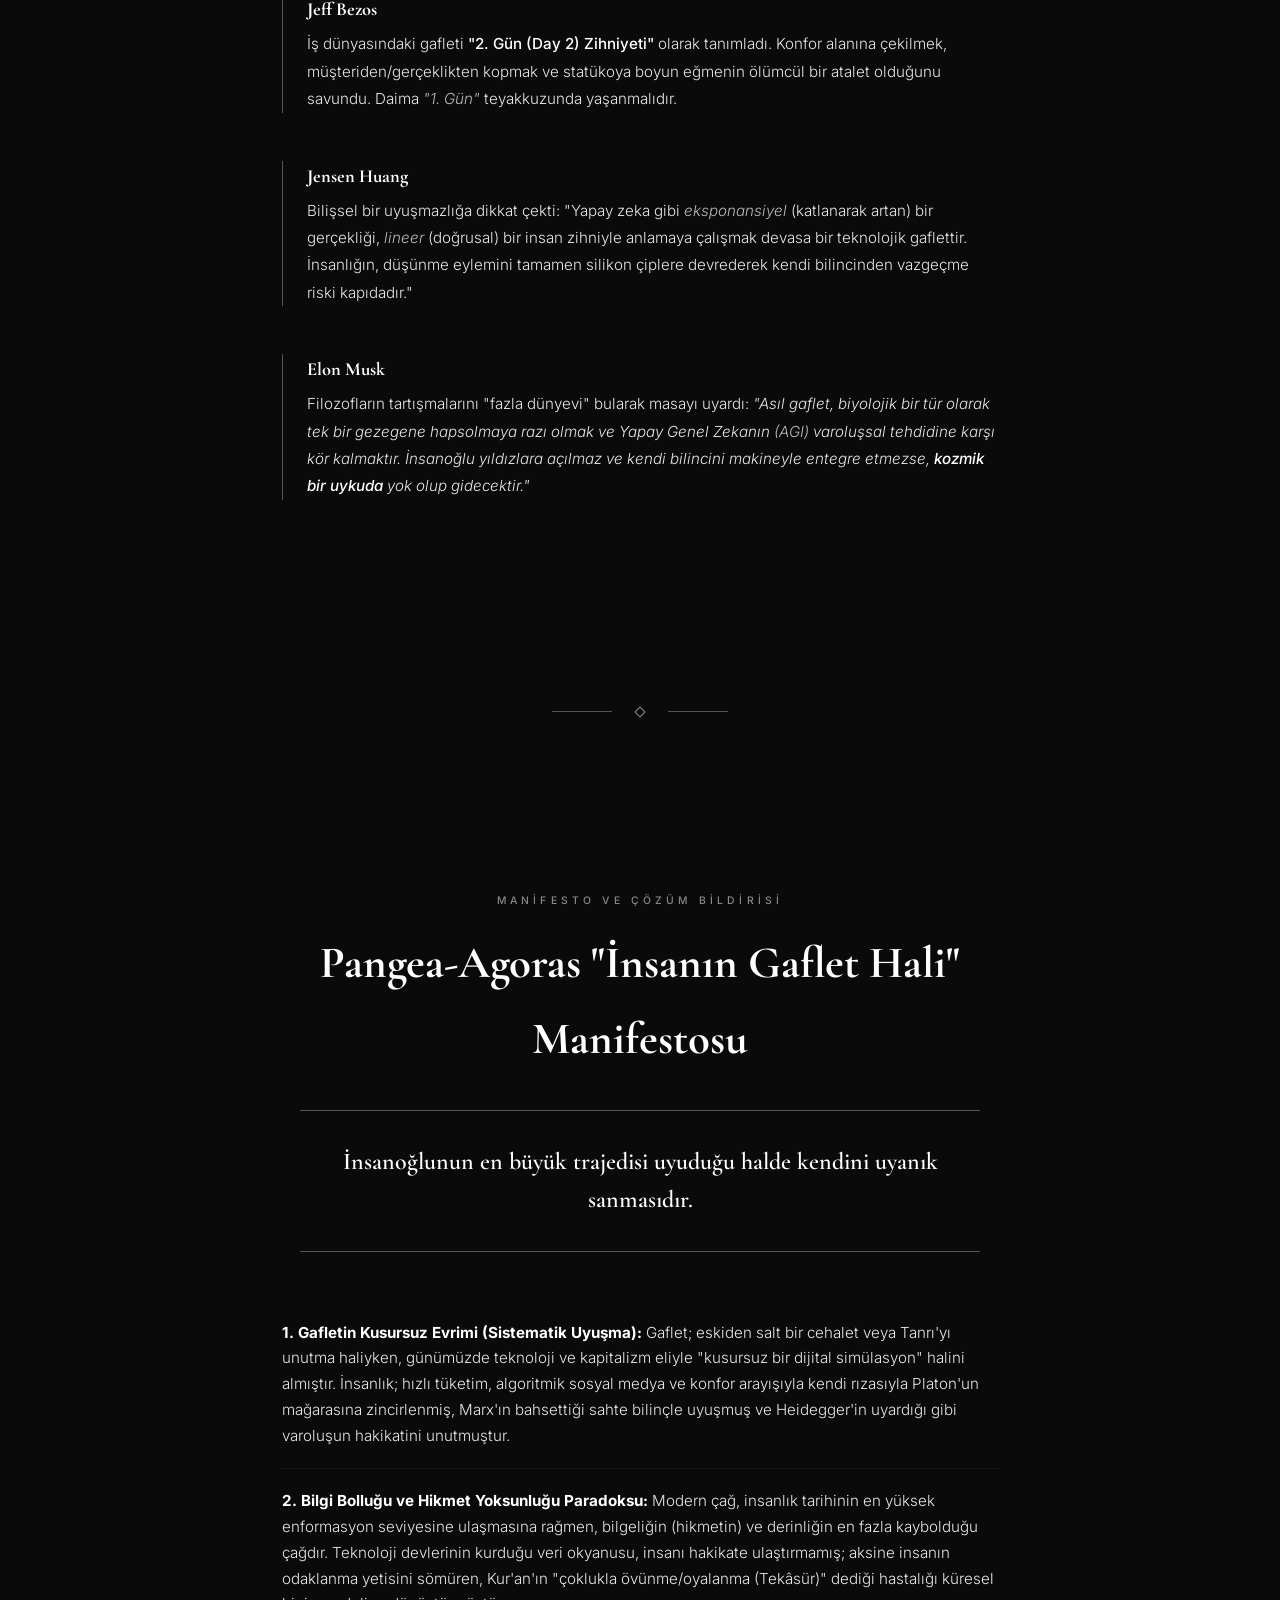
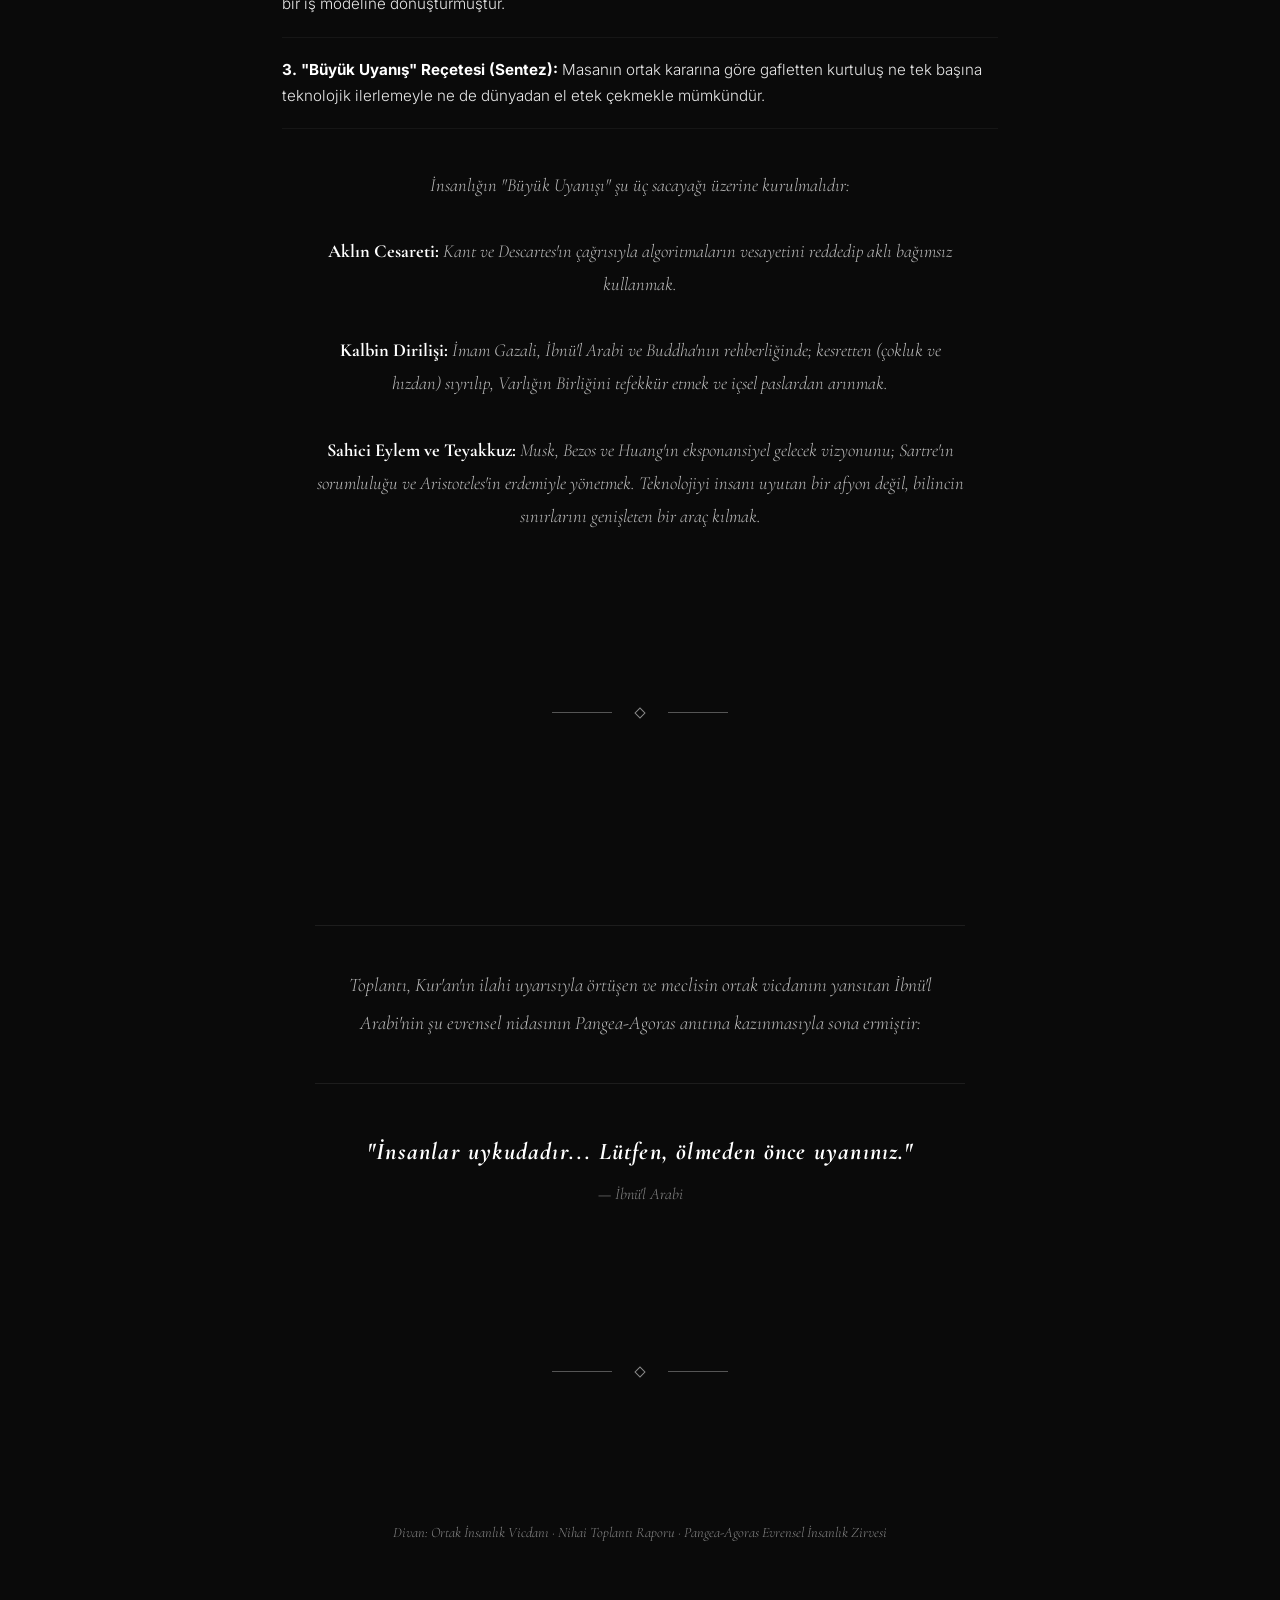
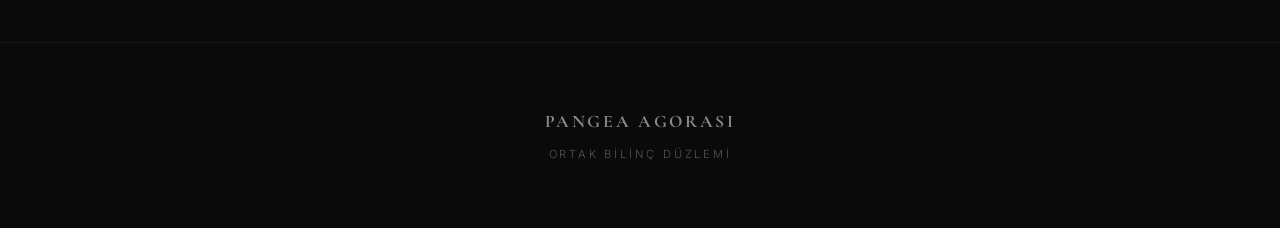
<file: zirve-4.html>
<!DOCTYPE html>
<html lang="tr">
<head>
    <meta charset="UTF-8">
    <meta name="viewport" content="width=device-width, initial-scale=1.0">
    <title>Pangea Agorası — İnsanın Gaflet Hali</title>
    <meta name="description" content="İnsanın Gaflet Hali: Ontolojik uyku, hakikati unutuş, kendine yabancılaşma ve sistematik dijital uyurgezerlik. Kur'an'dan Heidegger'e, Gazali'den Musk'a — tüm çağlar gafleti tartışıyor.">
    <link rel="preconnect" href="https://fonts.googleapis.com">
    <link rel="preconnect" href="https://fonts.gstatic.com" crossorigin>
    <link href="https://fonts.googleapis.com/css2?family=Cormorant+Garamond:ital,wght@0,400;0,600;0,700;1,400;1,600&family=Inter:wght@300;400;500&display=swap" rel="stylesheet">
    <link rel="stylesheet" href="style.css">
</head>
<body>

    <nav class="site-nav">
        <a href="index.html" class="nav-logo">Pangea Agorası</a>
        <ul class="nav-links">
            <li><a href="zirve-1.html">Zirve I</a></li>
            <li><a href="buyuk-konsey.html">Zirve II</a></li>
            <li><a href="zirve-3.html">Zirve III</a></li>
            <li><a href="zirve-4.html" class="active">Zirve IV</a></li>
        </ul>
    </nav>

    <header class="hero">
        <span class="hero-badge">Toplantı Tutanağı IV</span>
        <h1>İnsanın Gaflet Hali</h1>
        <p class="hero-subtitle">Ontolojik uyku, hakikati unutuş, kendine yabancılaşma ve sistematik dijital uyurgezerlik. İnsanlığın ortak hafızasının, inanç, fikir, teknoloji ve sermaye mimarları hakikat masasında toplandı.</p>
        <div class="hero-meta">
            <span>Tarih: Meta-Zaman (Tarih Üstü)</span>
            <span>Yer: Pangea-Agoras &middot; Divan: Ortak İnsanlık Vicdanı</span>
        </div>
        <div class="scroll-indicator">
            <span>Oku</span>
            <div class="line"></div>
        </div>
    </header>

    <main class="container">

        <div class="stage-direction">
            Gizlilik Derecesi: İnsanlık Tarihi Özel &middot; Gündem: İnsanın Gaflet Hali &middot; Divan: Ortak İnsanlık Vicdanı <em>(Nihai toplantı raporu olarak kayıt altına alınmıştır)</em>
        </div>

        <!-- AÇILIŞ OTURUMU -->
        <div class="opening">
            <div class="session-number">Açılış Oturumu: Gafletin Mutlak ve İlahi Tanımı</div>
            <div class="speech">
                <div class="speaker">Kur'an-ı Kerim</div>
                <div class="speaker-note">(Açılış Beyanı)</div>
                <p>Masaya gafletin sadece bir bilgi eksikliği değil, <span class="concept">"varoluşsal bir körlük ve kalbin mühürlenmesi"</span> olduğu gerçeği sunuldu. İnsanın yaratıcısını, ahireti ve asli gayesini unutarak geçici dünya hayatının süsüne ve çokluk kuruntusuna <span class="term">(tekâsür)</span> aldanması mutlak gaflet olarak tanımlandı: <em>"Onlar dünya hayatının sadece dış yüzünü bilirler, ahiretten ise tamamen gafildirler."</em> <span class="term">(Rum Suresi, 7)</span>. Gözlerin, kulakların ve kalplerin hakikate kapanmasıyla oluşan bu derin uykudan uyanışın tek yolunun <span class="concept">"zikir"</span> (hatırlama) ve <span class="concept">"tefekkür"</span> olduğu ilan edildi.</p>
            </div>
        </div>

        <!-- 1. OTURUM -->
        <div class="section-break"><div class="ornament"><div class="line"></div><div class="diamond"></div><div class="line"></div></div></div>

        <section class="session">
            <div class="session-number">1. Oturum</div>
            <h2 class="session-title">Antik Çağ ve Doğu Bilgeliği: Mağaranın Gölgeleri ve Kozmik Uyum</h2>

            <div class="speech">
                <div class="speaker">Sokrates</div>
                <p>Kur'an'ın "körlük" teşhisine katılarak, <em>"Sorgulanmamış bir hayat yaşamaya değmez"</em> dedi. Gafletin <span class="concept">"cehalet ve bilmediğini bildiğini zannetme kibri"</span> olduğunu belirtti.</p>
            </div>

            <div class="speech">
                <div class="speaker">Platon</div>
                <p>Meşhur <span class="concept">"Mağara Alegorisi"</span>ni masanın ortasına koydu. Gafletin, insanların duvardaki gölgeleri (maddi illüzyonları) mutlak gerçek sanması olduğunu, uyanışın ise zincirleri kırıp dışarıdaki güneşe <span class="term">(İdealar evrenine)</span> bakma cesareti olduğunu savundu.</p>
            </div>

            <div class="speech">
                <div class="speaker">Aristoteles</div>
                <p>Meseleyi <span class="term">Akrasia</span> (irade zayıflığı) kavramıyla açıkladı. İnsanın kendi nihai gayesini <span class="term">(Telos)</span> unutarak potansiyelini heba etmesi ve bilmesine rağmen doğruyu yapamaması akli bir gaflettir.</p>
            </div>

            <div class="speech">
                <div class="speaker">Gautama Buddha</div>
                <p>Gaflete <span class="concept">Avidya</span> (Kök Cehalet) adını verdi. İnsanın dünyevi arzulara ve kalıcı sandığı "benlik/ego" illüzyonuna tutunarak, bitmek bilmeyen bir ıstırap çarkında <span class="term">(Samsara)</span> uyumasının asıl hastalık olduğunu söyledi.</p>
            </div>

            <div class="speech">
                <div class="speaker">Laozi</div>
                <p>Masadaki telaşa tebessüm ederek gafleti, evrenin doğal akışından <span class="term">(Dao)</span> kopmak olarak niteledi. Çabasız eylemden <span class="term">(Wu-Wei)</span> uzaklaşıp yapay hırslar peşinde koşmak, ruhun ahengini bozan bir uykudur.</p>
            </div>

            <div class="speech">
                <div class="speaker">Konfüçyüs</div>
                <p>Gafletin toplumsal boyutunu vurguladı. Erdemin <span class="term">(Ren)</span> ve geleneksel ahlaki ritüellerin unutulmasının, bireyi bencilliğe ve toplumu çürümeye götürecek bir körlük olduğunu ifade etti.</p>
            </div>
        </section>

        <!-- 2. OTURUM -->
        <div class="section-break"><div class="ornament"><div class="line"></div><div class="diamond"></div><div class="line"></div></div></div>

        <section class="session">
            <div class="session-number">2. Oturum</div>
            <h2 class="session-title">İslam Felsefesi ve İrfan Meclisi: Aklın, Kalbin ve Varlığın Birliği</h2>

            <div class="speech">
                <div class="speaker">İmam Gazali</div>
                <p>Filozoflara dönerek salt rasyonalitenin insanı kurtaramayacağını söyledi. Gafletin dünyevi hırslar yüzünden <span class="concept">kalbin paslanması</span> olduğunu, uyanışın ancak <span class="term">"kalp gözünün" (basiret)</span> sezgisel bir arınmayla açılmasıyla gerçekleşebileceğini haykırdı.</p>
            </div>

            <div class="speech">
                <div class="speaker">İbnü'l Arabi</div>
                <p>Masayı sarsan ontolojik bir şerh düştü: <em>"İnsanlar uykudadır, öldüklerinde uyanırlar."</em> Gafleti <span class="concept">Vahdet-i Vücud</span> penceresinden açıkladı: Her şey Bir'in (Hakk'ın) tecellisi iken, çokluğa <span class="term">(kesrete)</span> takılıp kalmak ve evreni Allah'tan bağımsız varlıklar yığını sanmak en derin uyku halidir.</p>
            </div>

            <div class="speech">
                <div class="speaker">İbn-i Sina</div>
                <p><span class="concept">Uçan Adam</span> metaforuyla söz alarak; insanın bedene ve maddeye saplanıp saf bilincini (ruhunu) unutmasının, kendi asıl özüne karşı büyük bir gaflet olduğunu kanıtladı.</p>
            </div>

            <div class="speech">
                <div class="speaker">Farabi</div>
                <p><span class="term">Cahil Şehir (El-Medinetü'l-Cahile)</span> konseptini hatırlattı. Faal akıl (hakikat) ile bağını koparıp yalnızca servet, şöhret ve bedensel haz peşinde koşan toplumların kitlesel bir gaflet içinde olduğunu belirtti.</p>
            </div>

            <div class="speech">
                <div class="speaker">İbn Rüşd</div>
                <p>Gafletin sadece kalbi paslanmak olmadığını, aynı zamanda <span class="concept">dogmatizme saplanıp "akletmeyi terk etmek"</span> olduğunu söyledi. Allah evreni anlamayı emrederken felsefeyi ve bilimi dışlamak dini bir gaflettir.</p>
            </div>
        </section>

        <!-- 3. OTURUM -->
        <div class="section-break"><div class="ornament"><div class="line"></div><div class="diamond"></div><div class="line"></div></div></div>

        <section class="session">
            <div class="session-number">3. Oturum</div>
            <h2 class="session-title">Modernite, Aydınlanma ve Varoluşsal Yabancılaşma</h2>

            <div class="speech">
                <div class="speaker">René Descartes</div>
                <p>Metodik şüpheyi terk etmeyi, alışkanlıkların ve duyuların sunduğu verileri sorgulamadan kabul etmeyi <span class="concept">zihinsel gaflet</span> saydı.</p>
            </div>

            <div class="speech">
                <div class="speaker">Baruch Spinoza</div>
                <p>Gafleti; insanın doğanın zorunluluğunu anlamadan, pasif tutkularının (korku, öfke, hırs) kölesi olması durumu olarak özetledi.</p>
            </div>

            <div class="speech">
                <div class="speaker">Immanuel Kant</div>
                <p>Kendi dönemindeki ve gelecekteki gaflete <span class="concept">"Dogmatik Uyku"</span> adını verdi. <em>"Sapere Aude!"</em> (Aklını kullanma cesaretini göster) diyerek, aklın başkasının vesayetine bırakılmasını <span class="term">(ergin olmamayı)</span> sert bir dille eleştirdi.</p>
            </div>

            <div class="speech">
                <div class="speaker">G.W.F. Hegel</div>
                <p>Gafleti, Tarihsel Tin'in <span class="term">(Geist)</span> henüz kendi öz bilincine varamadığı, bütünden kopuk ve kendine <span class="concept">"yabancılaşmış"</span> bir tarihsel evre olarak niteledi.</p>
            </div>

            <div class="speech">
                <div class="speaker">Karl Marx</div>
                <p>Masadaki sermayedarlara işaret ederek gürledi: <em>"Sizin gaflet dediğiniz şey kapitalizmin yarattığı <span class="concept">'Sahte Bilinç'</span>tir!"</em> İnsanın kendi emeğine ve doğasına yabancılaşması, din ve tüketim ideolojisiyle sistemli bir uyuşturulma halidir.</p>
            </div>

            <div class="speech">
                <div class="speaker">Friedrich Nietzsche</div>
                <p>Gafleti <span class="concept">"Sürü Psikolojisi"</span> ve <span class="term">"Son İnsan"</span> rehaveti olarak tanımladı. Kendi değerlerini yaratma cesaretini (üstinsan) kaybedip sadece konfor ve güvenlik arayan insan, nihilizmin sığ uykusundadır.</p>
            </div>

            <div class="speech">
                <div class="speaker">Martin Heidegger</div>
                <p>En ağır ontolojik tespiti yaptı: <span class="concept">"Seinsvergessenheit"</span> (Varlığın Unutuluşu). İnsanlar teknolojinin tahakkümü <span class="term">(Gestell)</span> ve "Onlar/Herkes" <span class="term">(Das Man)</span> adlı kalabalığın gevezeliği içinde var olmanın mucizesini ve sahiciliği unutmuşlardır.</p>
            </div>

            <div class="speech">
                <div class="speaker">Jean-Paul Sartre</div>
                <p>Gafleti <span class="concept">"Kötü İnanç" (Mauvaise Foi)</span> olarak adlandırdı. İnsanın kendi radikal özgürlüğünden ve sorumluluğundan kaçmak için nesneleşmesi, sistemi veya kaderi suçlayarak kendini kandırmasıdır.</p>
            </div>

            <div class="speech">
                <div class="speaker">Hans-Georg Gadamer</div>
                <p>Hermeneutik körlüğe dikkat çekti. Kendi önyargılarının farkına varmadan ve "ötekiyle" gerçek bir <span class="term">ufuk kaynaşması</span> (diyalog) kurmadan yaşadığımız her anın anlamsal bir gaflet olduğunu söyledi.</p>
            </div>

            <div class="speech">
                <div class="speaker">Rainer Maria Rilke</div>
                <p>Araya şiirsel bir çığlıkla girdi: Gaflet, makineleşen dünyanın gürültüsünde eşyanın sırrını, şiiri ve içselliği kaybetmektir. <em><span class="concept">"Hayatını değiştirmelisin"</span></em> nidasına sağır kalmaktır.</p>
            </div>
        </section>

        <!-- 4. OTURUM -->
        <div class="section-break"><div class="ornament"><div class="line"></div><div class="diamond"></div><div class="line"></div></div></div>

        <section class="session">
            <div class="session-number">4. Oturum</div>
            <h2 class="session-title">Endüstri, Sermaye ve Dijital Simülasyon Mimarları</h2>

            <div class="joint-statement">
                <div class="speakers">Henry Ford, Sam Walton &amp; Amancio Ortega</div>
                <div class="label">Ortak Beyan</div>
                <p>Üretimi standartlaştırmak, tüketimi devasa mağazalara yaymak ve hızlı modayı yaratmakla övündüler. Ancak Marx ve Buddha'nın itirazıyla; insanı seri üretimin çarklarında rutinleştiren ve sahte ihtiyaçlarla sürekli tüketime mecbur bırakan bir <span class="concept">"Tüketim Gafleti"</span> ağı ördükleri tutanağa geçirildi.</p>
            </div>

            <div class="joint-statement">
                <div class="speakers">Warren Buffett &amp; Li Ka-shing</div>
                <div class="label">Ortak Beyan</div>
                <p>Sermayenin bilgeleri olarak, piyasalardaki kitlesel sürü psikolojisini (korku ve açgözlülük) eleştirdiler. İçsel ve kalıcı değeri unutup kısa vadeli spekülasyonların peşinden gitmenin <span class="concept">finansal ve stratejik gaflet</span> olduğunu vurguladılar.</p>
            </div>

            <div class="speech">
                <div class="speaker">Bill Gates</div>
                <p>Sistematik gafletin altını çizdi. Bilimsel veriler ortadayken küresel ısınma, pandemiler ve yoksulluk gibi <span class="concept">sistemik krizleri görmezden gelmenin</span> modern insanın eylemsel uykusu olduğunu belirtti.</p>
            </div>

            <div class="speech">
                <div class="speaker">Larry Ellison</div>
                <p>Veriyi ve teknolojik değişimi okuyamamanın, kurumların en büyük <span class="concept">stratejik körlüğü</span> (gafleti) olduğunu ekledi.</p>
            </div>

            <div class="joint-statement">
                <div class="speakers">Larry Page &amp; Sergey Brin</div>
                <div class="label">Ortak Beyan</div>
                <p><em>"Biz dünyadaki bilgiyi organize ederek gafleti (cehaleti) bitireceğimizi sandık"</em> dediler. Ancak Gadamer ve Sokrates yüzlerine şunu çarptı: <strong>"Enformasyon obezitesi bilgeliği getirmedi; aksine veri yığınları arasında hakikatin kaybolduğu yeni bir dikkat dağınıklığı ve <span class="concept">hiper-gaflet</span> yarattı."</strong></p>
            </div>

            <div class="speech">
                <div class="speaker">Mark Zuckerberg</div>
                <p><em>"Milyarlarca insanı birbirine bağladım"</em> argümanını sundu. Platon anında itiraz etti: <em>"Hayır, sen kendi algoritmalarıyla çalışan, insanları yankı odalarına hapseden kusursuz <span class="concept">Yeni Bir Mağara</span> inşa ettin. Dijital oyalanma <span class="term">(Tekâsür)</span>, tarihin en uyuşturucu gaflet formudur."</em></p>
            </div>

            <div class="speech">
                <div class="speaker">Jeff Bezos</div>
                <p>İş dünyasındaki gafleti <span class="concept">"2. Gün (Day 2) Zihniyeti"</span> olarak tanımladı. Konfor alanına çekilmek, müşteriden/gerçeklikten kopmak ve statükoya boyun eğmenin ölümcül bir atalet olduğunu savundu. Daima <span class="term">"1. Gün"</span> teyakkuzunda yaşanmalıdır.</p>
            </div>

            <div class="speech">
                <div class="speaker">Jensen Huang</div>
                <p>Bilişsel bir uyuşmazlığa dikkat çekti: "Yapay zeka gibi <span class="term">eksponansiyel</span> (katlanarak artan) bir gerçekliği, <span class="term">lineer</span> (doğrusal) bir insan zihniyle anlamaya çalışmak devasa bir teknolojik gaflettir. İnsanlığın, düşünme eylemini tamamen silikon çiplere devrederek kendi bilincinden vazgeçme riski kapıdadır."</p>
            </div>

            <div class="speech">
                <div class="speaker">Elon Musk</div>
                <p>Filozofların tartışmalarını "fazla dünyevi" bularak masayı uyardı: <em>"Asıl gaflet, biyolojik bir tür olarak tek bir gezegene hapsolmaya razı olmak ve Yapay Genel Zekanın <span class="term">(AGI)</span> varoluşsal tehdidine karşı kör kalmaktır. İnsanoğlu yıldızlara açılmaz ve kendi bilincini makineyle entegre etmezse, <span class="concept">kozmik bir uykuda</span> yok olup gidecektir."</em></p>
            </div>
        </section>

        <!-- KARAR VE KAPANIŞ -->
        <div class="section-break"><div class="ornament"><div class="line"></div><div class="diamond"></div><div class="line"></div></div></div>

        <section class="verdict">
            <div class="session-number" style="text-align:center">Manifesto ve Çözüm Bildirisi</div>
            <h2 class="verdict-title">Pangea-Agoras "İnsanın Gaflet Hali" Manifestosu</h2>

            <div class="verdict-core">İnsanoğlunun en büyük trajedisi uyuduğu halde kendini uyanık sanmasıdır.</div>

            <ul class="verdict-list">
                <li><strong>1. Gafletin Kusursuz Evrimi (Sistematik Uyuşma):</strong> Gaflet; eskiden salt bir cehalet veya Tanrı'yı unutma haliyken, günümüzde teknoloji ve kapitalizm eliyle "kusursuz bir dijital simülasyon" halini almıştır. İnsanlık; hızlı tüketim, algoritmik sosyal medya ve konfor arayışıyla kendi rızasıyla Platon'un mağarasına zincirlenmiş, Marx'ın bahsettiği sahte bilinçle uyuşmuş ve Heidegger'in uyardığı gibi varoluşun hakikatini unutmuştur.</li>
                <li><strong>2. Bilgi Bolluğu ve Hikmet Yoksunluğu Paradoksu:</strong> Modern çağ, insanlık tarihinin en yüksek enformasyon seviyesine ulaşmasına rağmen, bilgeliğin (hikmetin) ve derinliğin en fazla kaybolduğu çağdır. Teknoloji devlerinin kurduğu veri okyanusu, insanı hakikate ulaştırmamış; aksine insanın odaklanma yetisini sömüren, Kur'an'ın "çoklukla övünme/oyalanma (Tekâsür)" dediği hastalığı küresel bir iş modeline dönüştürmüştür.</li>
                <li><strong>3. "Büyük Uyanış" Reçetesi (Sentez):</strong> Masanın ortak kararına göre gafletten kurtuluş ne tek başına teknolojik ilerlemeyle ne de dünyadan el etek çekmekle mümkündür.</li>
            </ul>

            <div class="verdict-closing">
                <p>İnsanlığın <span class="concept">"Büyük Uyanışı"</span> şu üç sacayağı üzerine kurulmalıdır:</p>
                <br>
                <p><strong>Aklın Cesareti:</strong> Kant ve Descartes'ın çağrısıyla algoritmaların vesayetini reddedip aklı bağımsız kullanmak.</p>
                <br>
                <p><strong>Kalbin Dirilişi:</strong> İmam Gazali, İbnü'l Arabi ve Buddha'nın rehberliğinde; kesretten (çokluk ve hızdan) sıyrılıp, Varlığın Birliğini tefekkür etmek ve içsel paslardan arınmak.</p>
                <br>
                <p><strong>Sahici Eylem ve Teyakkuz:</strong> Musk, Bezos ve Huang'ın eksponansiyel gelecek vizyonunu; Sartre'ın sorumluluğu ve Aristoteles'in erdemiyle yönetmek. Teknolojiyi insanı uyutan bir afyon değil, bilincin sınırlarını genişleten bir araç kılmak.</p>
            </div>
        </section>

        <!-- MÜHÜR -->
        <div class="section-break"><div class="ornament"><div class="line"></div><div class="diamond"></div><div class="line"></div></div></div>

        <section class="epilogue">
            <div class="epilogue-farewell">
                <p>Toplantı, Kur'an'ın ilahi uyarısıyla örtüşen ve meclisin ortak vicdanını yansıtan İbnü'l Arabi'nin şu evrensel nidasının Pangea-Agoras anıtına kazınmasıyla sona ermiştir:</p>
            </div>
            <div class="epilogue-final"><em>"İnsanlar uykudadır... Lütfen, ölmeden önce uyanınız."</em></div>
            <div class="epilogue-final-sub">— İbnü'l Arabi</div>
        </section>

        <!-- İMZA -->
        <div class="section-break"><div class="ornament"><div class="line"></div><div class="diamond"></div><div class="line"></div></div></div>

        <div class="postscript">
            <p>Divan: Ortak İnsanlık Vicdanı &middot; Nihai Toplantı Raporu &middot; Pangea-Agoras Evrensel İnsanlık Zirvesi</p>
        </div>

    </main>

    <footer>
        <div class="logo">PANGEA AGORASI</div>
        <div class="tagline">Ortak Bilinç Düzlemi</div>
    </footer>

</body>
</html>
</file>
<file: style.css>
*, *::before, *::after {
    margin: 0;
    padding: 0;
    box-sizing: border-box;
}

:root {
    --black: #0a0a0a;
    --dark: #1a1a1a;
    --gray-900: #222;
    --gray-700: #555;
    --gray-500: #888;
    --gray-300: #bbb;
    --gray-100: #e8e8e8;
    --white: #f5f5f0;
    --pure-white: #fff;
}

body {
    font-family: 'Inter', -apple-system, sans-serif;
    background-color: var(--black);
    color: var(--white);
    line-height: 1.7;
    font-weight: 300;
    -webkit-font-smoothing: antialiased;
}

/* ── NAV ── */
.site-nav {
    position: fixed;
    top: 0;
    left: 0;
    right: 0;
    z-index: 100;
    padding: 1.2rem 2rem;
    display: flex;
    justify-content: space-between;
    align-items: center;
    background: rgba(10,10,10,0.85);
    backdrop-filter: blur(12px);
    -webkit-backdrop-filter: blur(12px);
    border-bottom: 1px solid rgba(255,255,255,0.05);
}

.site-nav .nav-logo {
    font-family: 'Cormorant Garamond', serif;
    font-size: 0.85rem;
    font-weight: 700;
    letter-spacing: 0.2em;
    color: var(--gray-300);
    text-decoration: none;
    transition: color 0.3s;
}

.site-nav .nav-logo:hover {
    color: var(--pure-white);
}

.site-nav .nav-links {
    display: flex;
    gap: 2rem;
    list-style: none;
}

.site-nav .nav-links a {
    font-size: 0.7rem;
    font-weight: 400;
    letter-spacing: 0.15em;
    text-transform: uppercase;
    color: var(--gray-500);
    text-decoration: none;
    transition: color 0.3s;
}

.site-nav .nav-links a:hover,
.site-nav .nav-links a.active {
    color: var(--pure-white);
}

/* ── HERO ── */
.hero {
    min-height: 100vh;
    display: flex;
    flex-direction: column;
    justify-content: center;
    align-items: center;
    text-align: center;
    padding: 2rem;
    position: relative;
    overflow: hidden;
}

.hero::before {
    content: '';
    position: absolute;
    top: 0; left: 0; right: 0; bottom: 0;
    background:
        radial-gradient(ellipse 600px 400px at 50% 40%, rgba(255,255,255,0.03), transparent),
        radial-gradient(ellipse 300px 300px at 30% 70%, rgba(255,255,255,0.02), transparent);
    pointer-events: none;
}

.hero-badge {
    font-family: 'Inter', sans-serif;
    font-size: 0.7rem;
    font-weight: 500;
    letter-spacing: 0.35em;
    text-transform: uppercase;
    color: var(--gray-500);
    border: 1px solid var(--gray-700);
    padding: 0.5em 1.5em;
    margin-bottom: 3rem;
    display: inline-block;
}

.hero h1 {
    font-family: 'Cormorant Garamond', serif;
    font-size: clamp(2.5rem, 7vw, 5.5rem);
    font-weight: 700;
    line-height: 1.1;
    letter-spacing: -0.02em;
    color: var(--pure-white);
    max-width: 900px;
    margin-bottom: 1.5rem;
}

.hero-subtitle {
    font-family: 'Cormorant Garamond', serif;
    font-size: clamp(1.1rem, 2.5vw, 1.5rem);
    font-weight: 400;
    font-style: italic;
    color: var(--gray-300);
    max-width: 700px;
    margin-bottom: 3rem;
}

.hero-meta {
    display: flex;
    flex-wrap: wrap;
    gap: 2rem;
    justify-content: center;
    font-size: 0.75rem;
    letter-spacing: 0.15em;
    text-transform: uppercase;
    color: var(--gray-500);
}

.hero-meta span::before {
    content: '';
    display: inline-block;
    width: 6px;
    height: 6px;
    border: 1px solid var(--gray-500);
    border-radius: 50%;
    margin-right: 0.6em;
    vertical-align: middle;
}

.scroll-indicator {
    position: absolute;
    bottom: 2rem;
    left: 50%;
    transform: translateX(-50%);
    display: flex;
    flex-direction: column;
    align-items: center;
    gap: 0.5rem;
    color: var(--gray-700);
    font-size: 0.65rem;
    letter-spacing: 0.3em;
    text-transform: uppercase;
    animation: pulse 2s ease-in-out infinite;
}

.scroll-indicator .line {
    width: 1px;
    height: 40px;
    background: linear-gradient(to bottom, var(--gray-700), transparent);
}

@keyframes pulse {
    0%, 100% { opacity: 0.4; }
    50% { opacity: 1; }
}

/* ── LAYOUT ── */
.container {
    max-width: 780px;
    margin: 0 auto;
    padding: 0 2rem;
}

/* ── SECTION DIVIDERS ── */
.section-break {
    display: flex;
    align-items: center;
    justify-content: center;
    padding: 6rem 2rem;
}

.section-break .ornament {
    display: flex;
    align-items: center;
    gap: 1.5rem;
    color: var(--gray-700);
}

.section-break .ornament .line {
    width: 60px;
    height: 1px;
    background: var(--gray-700);
}

.section-break .ornament .diamond {
    width: 8px;
    height: 8px;
    border: 1px solid var(--gray-500);
    transform: rotate(45deg);
}

/* ── SESSION HEADERS ── */
.session {
    padding: 4rem 0;
}

.session-number {
    font-family: 'Inter', sans-serif;
    font-size: 0.65rem;
    font-weight: 500;
    letter-spacing: 0.4em;
    text-transform: uppercase;
    color: var(--gray-500);
    margin-bottom: 1rem;
}

.session-title {
    font-family: 'Cormorant Garamond', serif;
    font-size: clamp(1.8rem, 4vw, 2.8rem);
    font-weight: 700;
    color: var(--pure-white);
    line-height: 1.2;
    margin-bottom: 3rem;
    letter-spacing: -0.01em;
}

/* ── SPEECHES ── */
.speech {
    margin-bottom: 3rem;
    padding-left: 1.5rem;
    border-left: 1px solid var(--gray-700);
    transition: border-color 0.3s ease;
}

.speech:hover {
    border-left-color: var(--gray-300);
}

.speaker {
    font-family: 'Cormorant Garamond', serif;
    font-size: 1.15rem;
    font-weight: 700;
    color: var(--pure-white);
    margin-bottom: 0.3rem;
}

.speaker-note {
    font-family: 'Cormorant Garamond', serif;
    font-size: 0.95rem;
    font-style: italic;
    color: var(--gray-500);
    margin-bottom: 0.8rem;
}

.speech p {
    font-size: 0.95rem;
    color: var(--gray-100);
    line-height: 1.8;
}

.speech .term {
    font-style: italic;
    color: var(--gray-300);
}

.speech .concept {
    font-weight: 500;
    color: var(--pure-white);
}

.speech .suggestion {
    display: block;
    margin-top: 0.8rem;
    padding: 1rem 1.2rem;
    background: rgba(255,255,255,0.03);
    border-left: 2px solid rgba(255,255,255,0.1);
    font-size: 0.9rem;
    color: var(--gray-100);
    line-height: 1.7;
}

.speech .suggestion strong {
    color: var(--pure-white);
    display: block;
    margin-bottom: 0.3rem;
    font-size: 0.7rem;
    letter-spacing: 0.2em;
    text-transform: uppercase;
}

/* ── JOINT STATEMENTS ── */
.joint-statement {
    margin-bottom: 3rem;
    padding: 2rem;
    border: 1px solid rgba(255,255,255,0.08);
    background: rgba(255,255,255,0.02);
}

.joint-statement .speakers {
    font-family: 'Cormorant Garamond', serif;
    font-size: 1.05rem;
    font-weight: 600;
    color: var(--pure-white);
    margin-bottom: 0.3rem;
}

.joint-statement .label {
    font-size: 0.65rem;
    letter-spacing: 0.3em;
    text-transform: uppercase;
    color: var(--gray-500);
    margin-bottom: 1rem;
}

.joint-statement p {
    font-size: 0.95rem;
    color: var(--gray-100);
    line-height: 1.8;
}

/* ── STAGE DIRECTION ── */
.stage-direction {
    font-family: 'Cormorant Garamond', serif;
    font-style: italic;
    color: var(--gray-500);
    font-size: 1rem;
    line-height: 1.8;
    margin-bottom: 2rem;
    padding: 1.5rem 2rem;
    border-left: 2px solid rgba(255,255,255,0.05);
    background: rgba(255,255,255,0.01);
}

/* ── OPENING SPEECH ── */
.opening {
    padding: 4rem 0;
}

.opening .speech {
    border-left: 2px solid var(--gray-500);
    padding-left: 2rem;
}

/* ── MANIFESTO ── */
.manifesto {
    padding: 4rem 0;
}

.manifesto-text {
    font-family: 'Cormorant Garamond', serif;
    font-size: clamp(1.1rem, 2.2vw, 1.35rem);
    font-weight: 400;
    color: var(--gray-100);
    line-height: 1.9;
    text-align: center;
    max-width: 650px;
    margin: 0 auto;
    padding: 3rem 2rem;
    border: 1px solid rgba(255,255,255,0.08);
    background: rgba(255,255,255,0.015);
    position: relative;
}

.manifesto-text::before {
    content: '\201C';
    font-family: 'Cormorant Garamond', serif;
    font-size: 5rem;
    color: rgba(255,255,255,0.08);
    position: absolute;
    top: -0.1em;
    left: 1rem;
    line-height: 1;
}

.manifesto-text strong {
    color: var(--pure-white);
    font-weight: 600;
}

/* ── VERDICT ── */
.verdict {
    padding: 5rem 0;
}

.verdict-title {
    font-family: 'Cormorant Garamond', serif;
    font-size: clamp(1.8rem, 4vw, 2.8rem);
    font-weight: 700;
    color: var(--pure-white);
    margin-bottom: 2rem;
    text-align: center;
}

.verdict-core {
    font-family: 'Cormorant Garamond', serif;
    font-size: clamp(1.2rem, 2.5vw, 1.5rem);
    font-weight: 600;
    color: var(--pure-white);
    text-align: center;
    line-height: 1.6;
    max-width: 680px;
    margin: 0 auto 3rem;
    padding: 2rem;
    border-top: 1px solid var(--gray-700);
    border-bottom: 1px solid var(--gray-700);
}

.verdict-list {
    list-style: none;
    margin-bottom: 2.5rem;
}

.verdict-list li {
    padding: 1.2rem 0;
    border-bottom: 1px solid rgba(255,255,255,0.05);
    font-size: 0.95rem;
    color: var(--gray-100);
    line-height: 1.7;
}

.verdict-list li strong {
    color: var(--pure-white);
}

.verdict-closing {
    font-family: 'Cormorant Garamond', serif;
    font-size: 1.15rem;
    font-style: italic;
    color: var(--gray-300);
    text-align: center;
    line-height: 1.8;
    max-width: 650px;
    margin: 0 auto;
}

.verdict-closing strong {
    font-style: normal;
    color: var(--pure-white);
}

/* ── POSTSCRIPT ── */
.postscript {
    padding: 3rem 0 2rem;
    text-align: center;
}

.postscript p {
    font-family: 'Cormorant Garamond', serif;
    font-style: italic;
    font-size: 0.9rem;
    color: var(--gray-500);
    line-height: 1.8;
    max-width: 600px;
    margin: 0 auto;
}

/* ── EPILOGUE (Kapanış sahnesi) ── */
.epilogue {
    padding: 4rem 0;
}

.epilogue-scene {
    font-family: 'Cormorant Garamond', serif;
    font-size: 1.05rem;
    color: var(--gray-100);
    line-height: 2;
    margin-bottom: 2rem;
}

.epilogue-farewell {
    font-family: 'Cormorant Garamond', serif;
    font-size: clamp(1.05rem, 2vw, 1.2rem);
    font-style: italic;
    color: var(--gray-300);
    line-height: 2;
    text-align: center;
    max-width: 650px;
    margin: 3rem auto;
    padding: 2.5rem 2rem;
    border-top: 1px solid rgba(255,255,255,0.08);
    border-bottom: 1px solid rgba(255,255,255,0.08);
}

.epilogue-farewell strong {
    font-style: normal;
    color: var(--pure-white);
}

.epilogue-final {
    font-family: 'Cormorant Garamond', serif;
    font-size: 1.5rem;
    font-weight: 700;
    color: var(--pure-white);
    text-align: center;
    margin-top: 3rem;
    letter-spacing: 0.05em;
}

.epilogue-final-sub {
    font-family: 'Cormorant Garamond', serif;
    font-size: 1rem;
    font-style: italic;
    color: var(--gray-500);
    text-align: center;
    margin-top: 0.5rem;
}

/* ── RESULT BLOCK ── */
.result {
    padding: 3rem 0;
}

.result p {
    font-size: 0.95rem;
    color: var(--gray-100);
    line-height: 1.8;
    margin-bottom: 1rem;
}

.result strong {
    color: var(--pure-white);
}

/* ── INDEX CARDS ── */
.index-grid {
    display: grid;
    gap: 2rem;
    padding: 0 2rem;
    max-width: 900px;
    margin: 0 auto;
}

.index-card {
    display: block;
    text-decoration: none;
    padding: 3rem;
    border: 1px solid rgba(255,255,255,0.08);
    background: rgba(255,255,255,0.015);
    transition: all 0.4s ease;
    position: relative;
    overflow: hidden;
}

.index-card::after {
    content: '';
    position: absolute;
    bottom: 0;
    left: 0;
    width: 0;
    height: 2px;
    background: var(--pure-white);
    transition: width 0.4s ease;
}

.index-card:hover {
    border-color: rgba(255,255,255,0.2);
    background: rgba(255,255,255,0.03);
}

.index-card:hover::after {
    width: 100%;
}

.index-card .card-number {
    font-family: 'Inter', sans-serif;
    font-size: 0.6rem;
    font-weight: 500;
    letter-spacing: 0.4em;
    text-transform: uppercase;
    color: var(--gray-500);
    margin-bottom: 1rem;
}

.index-card .card-title {
    font-family: 'Cormorant Garamond', serif;
    font-size: clamp(1.4rem, 3vw, 2rem);
    font-weight: 700;
    color: var(--pure-white);
    line-height: 1.25;
    margin-bottom: 1rem;
}

.index-card .card-desc {
    font-size: 0.85rem;
    color: var(--gray-300);
    line-height: 1.7;
    max-width: 600px;
}

.index-card .card-arrow {
    position: absolute;
    top: 3rem;
    right: 3rem;
    font-size: 1.2rem;
    color: var(--gray-700);
    transition: color 0.3s, transform 0.3s;
}

.index-card:hover .card-arrow {
    color: var(--pure-white);
    transform: translateX(4px);
}

/* ── FOOTER ── */
footer {
    padding: 4rem 2rem;
    text-align: center;
    border-top: 1px solid rgba(255,255,255,0.05);
    margin-top: 4rem;
}

footer .logo {
    font-family: 'Cormorant Garamond', serif;
    font-size: 1.1rem;
    font-weight: 700;
    letter-spacing: 0.15em;
    color: var(--gray-500);
    margin-bottom: 0.5rem;
}

footer .tagline {
    font-size: 0.7rem;
    letter-spacing: 0.25em;
    text-transform: uppercase;
    color: var(--gray-700);
}

/* ── RESPONSIVE ── */
@media (max-width: 600px) {
    .hero-meta {
        flex-direction: column;
        gap: 0.8rem;
    }

    .speech {
        padding-left: 1rem;
    }

    .joint-statement {
        padding: 1.5rem;
    }

    .section-break {
        padding: 4rem 2rem;
    }

    .site-nav {
        padding: 1rem 1.2rem;
    }

    .site-nav .nav-links {
        gap: 1rem;
    }

    .site-nav .nav-links a {
        font-size: 0.6rem;
    }

    .index-card {
        padding: 2rem;
    }

    .index-card .card-arrow {
        top: 2rem;
        right: 2rem;
    }
}
</file>
